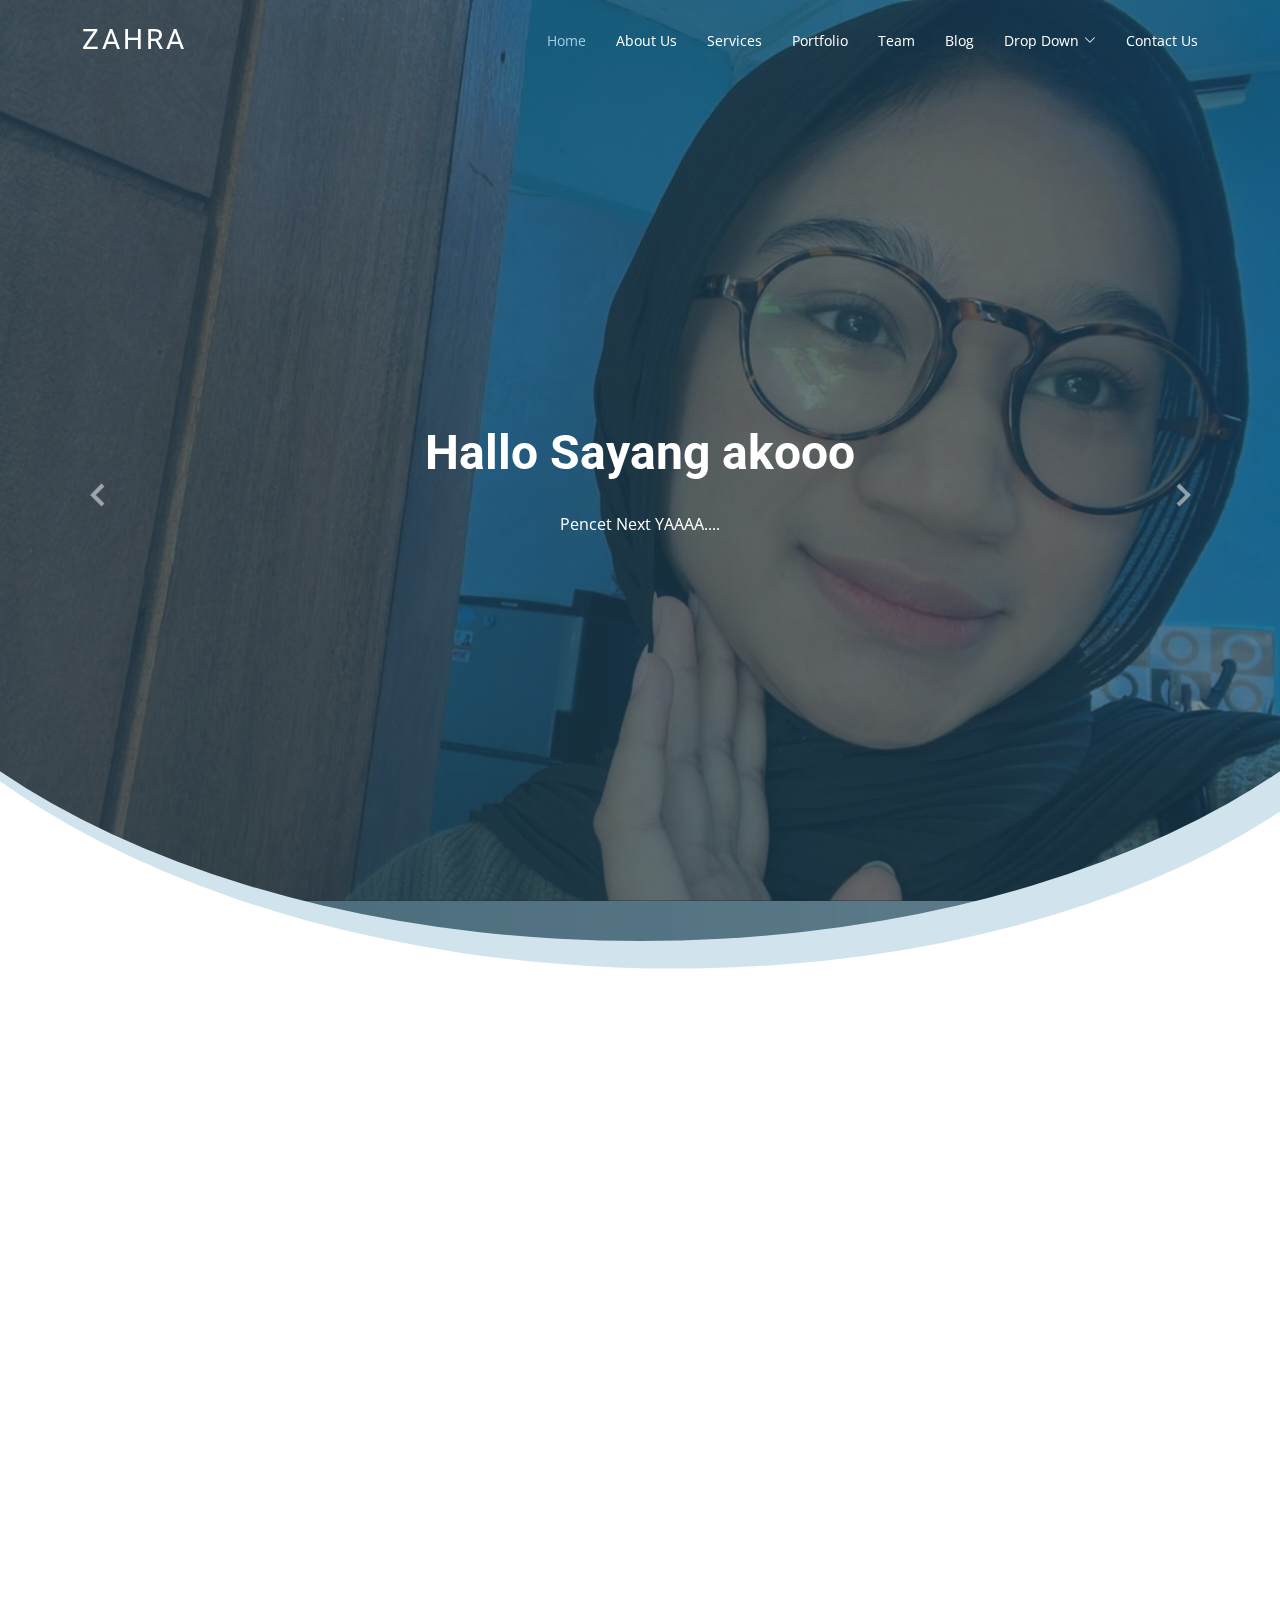
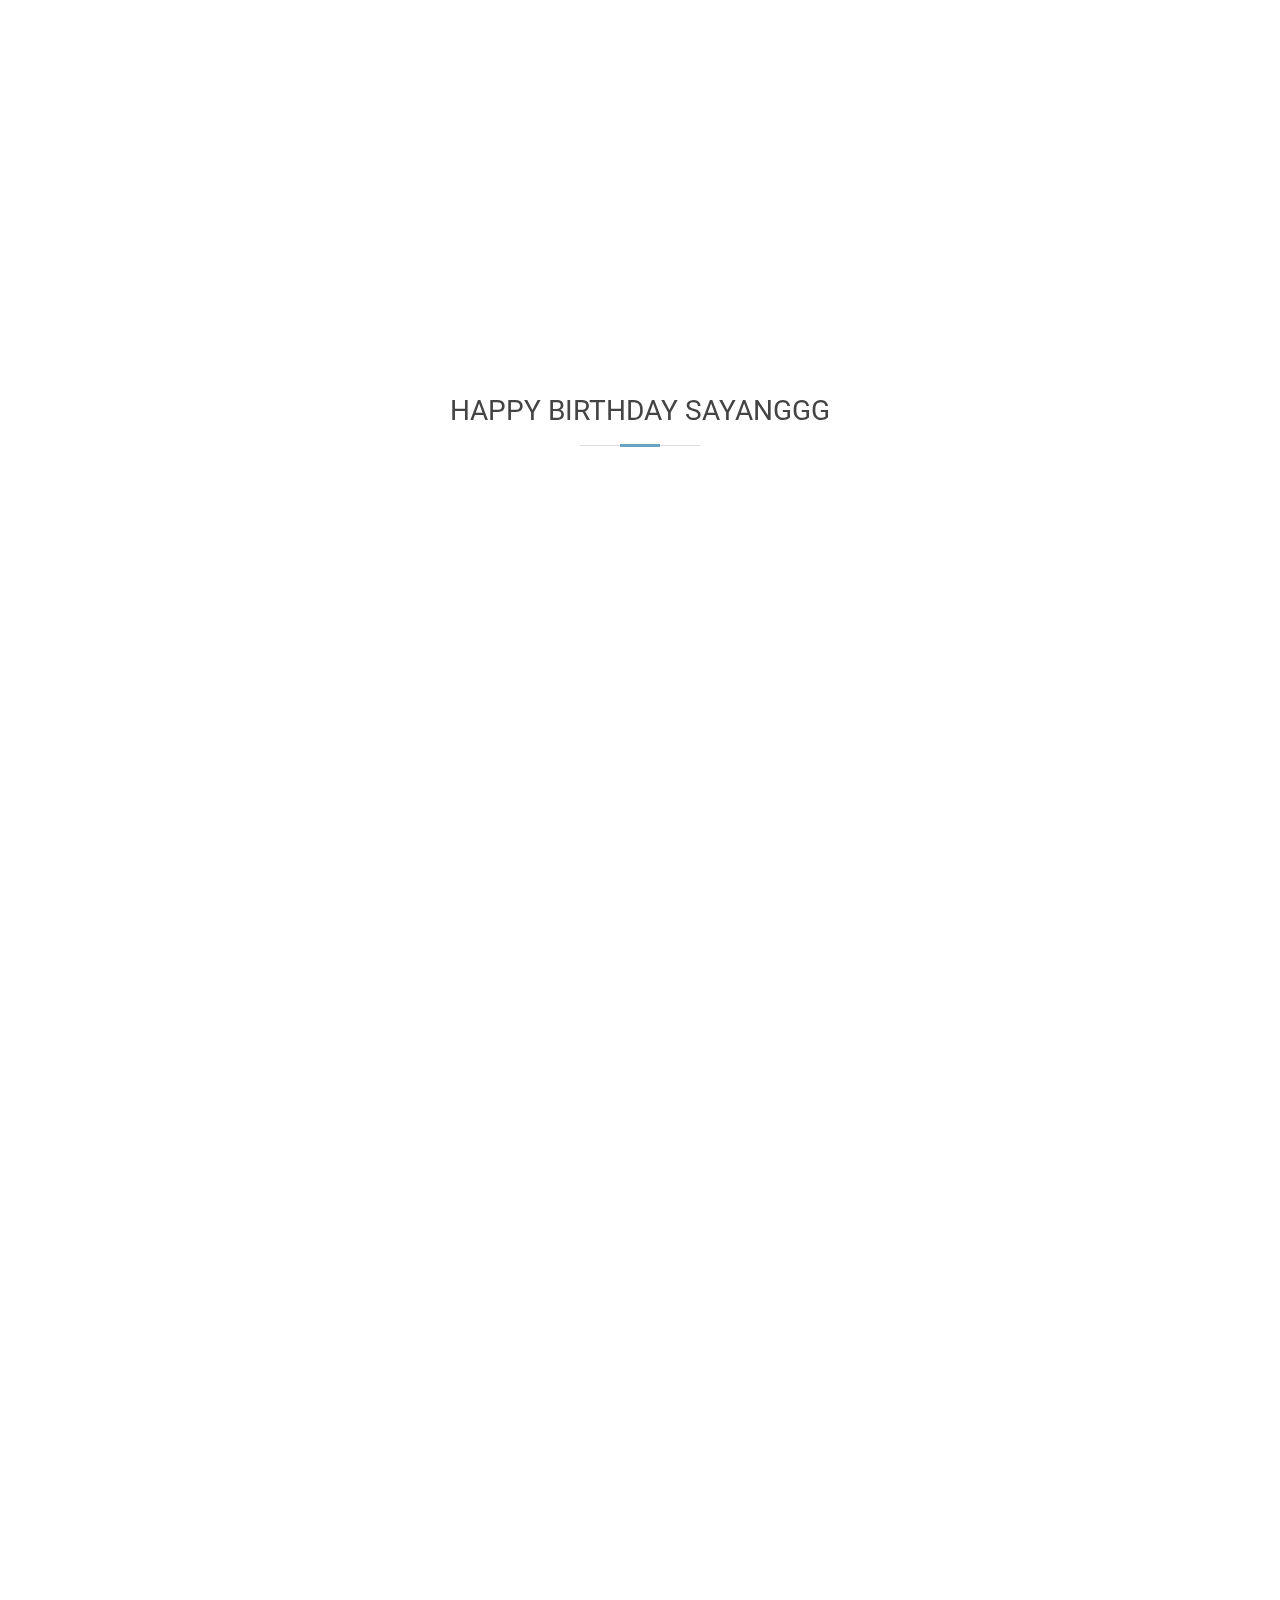
<file: index.html>
<!DOCTYPE html>
<html lang="en">

<head>
  <meta charset="utf-8">
  <meta content="width=device-width, initial-scale=1.0" name="viewport">

  <title>Zahra Ivania</title>
  <meta content="" name="description">
  <meta content="" name="keywords">

  <!-- Favicons -->

  <link href="assets/img/apple-touch-icon.png" rel="apple-touch-icon">

  <!-- Google Fonts -->
  <link href="https://fonts.googleapis.com/css?family=Open+Sans:300,300i,400,400i,600,600i,700,700i|Roboto:300,300i,400,400i,500,500i,700,700i&display=swap" rel="stylesheet">

  <!-- Vendor CSS Files -->
  <link href="assets/vendor/animate.css/animate.min.css" rel="stylesheet">
  <link href="assets/vendor/aos/aos.css" rel="stylesheet">
  <link href="assets/vendor/bootstrap/css/bootstrap.min.css" rel="stylesheet">
  <link href="assets/vendor/bootstrap-icons/bootstrap-icons.css" rel="stylesheet">
  <link href="assets/vendor/boxicons/css/boxicons.min.css" rel="stylesheet">
  <link href="assets/vendor/glightbox/css/glightbox.min.css" rel="stylesheet">
  <link href="assets/vendor/swiper/swiper-bundle.min.css" rel="stylesheet">

  <!-- Template Main CSS File -->
  <link href="assets/css/style.css" rel="stylesheet">

  <!-- =======================================================
  * Template Name: Moderna - v4.11.0
  * Template URL: https://bootstrapmade.com/free-bootstrap-template-corporate-moderna/
  * Author: BootstrapMade.com
  * License: https://bootstrapmade.com/license/
  ======================================================== -->
</head>

<body>

  <!-- ======= Header ======= -->
  <header id="header" class="fixed-top d-flex align-items-center header-transparent">
    <div class="container d-flex justify-content-between align-items-center">

      <div class="logo">
        <h1 class="text-light"><a href="index.html"><span>Zahra</span></a></h1>
        <!-- Uncomment below if you prefer to use an image logo -->
        <!-- <a href="index.html"><img src="assets/img/logo.png" alt="" class="img-fluid"></a>-->
      </div>

      <nav id="navbar" class="navbar">
        <ul>
          <li><a class="active " href="index.html">Home</a></li>
          <li><a href="about.html">About Us</a></li>
          <li><a href="services.html">Services</a></li>
          <li><a href="portfolio.html">Portfolio</a></li>
          <li><a href="team.html">Team</a></li>
          <li><a href="blog.html">Blog</a></li>
          <li class="dropdown"><a href="#"><span>Drop Down</span> <i class="bi bi-chevron-down"></i></a>
            <ul>
              <li><a href="#">Drop Down 1</a></li>
              <li class="dropdown"><a href="#"><span>Deep Drop Down</span> <i class="bi bi-chevron-right"></i></a>
                <ul>
                  <li><a href="#">Deep Drop Down 1</a></li>
                  <li><a href="#">Deep Drop Down 2</a></li>
                  <li><a href="#">Deep Drop Down 3</a></li>
                  <li><a href="#">Deep Drop Down 4</a></li>
                  <li><a href="#">Deep Drop Down 5</a></li>
                </ul>
              </li>
              <li><a href="#">Drop Down 2</a></li>
              <li><a href="#">Drop Down 3</a></li>
              <li><a href="#">Drop Down 4</a></li>
            </ul>
          </li>
          <li><a href="contact.html">Contact Us</a></li>
        </ul>
        <i class="bi bi-list mobile-nav-toggle"></i>
      </nav><!-- .navbar -->

    </div>
  </header><!-- End Header -->

  <!-- ======= Hero Section ======= -->
  <section id="hero" class="d-flex justify-cntent-center align-items-center">
    <div id="heroCarousel" class="container carousel carousel-fade" data-bs-ride="carousel" data-bs-interval="5000">

      <!-- Slide 1 -->
      <div class="carousel-item active">
        <div class="carousel-container">
          <h2 class="animate__animated animate__fadeInDown">Hallo Sayang akooo </h2>
          <p class="animate__animated animate__fadeInUp">Pencet Next YAAAA....</p>
        </div>
      </div>

      <!-- Slide 2 -->
      <div class="carousel-item">
        <div class="carousel-container">
          <h2 class="animate__animated animate__fadeInDown">Tahun lalu Aku buatin kamu Scrapbook</h2>
          <p class="animate__animated animate__fadeInUp">INI JUGA DI PENCETTT!!!!!!!</p>
        </div>
      </div>

      <!-- Slide 3 -->
      <div class="carousel-item">
        <div class="carousel-container">
          <h2 class="animate__animated animate__fadeInDown">Tapi Kali ini aku buatin Website</h2>
          <p class="animate__animated animate__fadeInUp">Yaaa ngak seberapa ini mah mudah2an kamu sukaa yaa.... aku juga punya niatan website ini bakal aku simpen terus sama diisi buat foto kitaa semua wleee :)))</p>
          <a href="" class="btn-get-started animate__animated animate__fadeInUp">Read More</a>
        </div>
      </div>

      <a class="carousel-control-prev" href="#heroCarousel" role="button" data-bs-slide="prev">
        <span class="carousel-control-prev-icon bx bx-chevron-left" aria-hidden="true"></span>
      </a>

      <a class="carousel-control-next" href="#heroCarousel" role="button" data-bs-slide="next">
        <span class="carousel-control-next-icon bx bx-chevron-right" aria-hidden="true"></span>
      </a>

    </div>
  </section><!-- End Hero -->

  <main id="main">

    <!-- ======= Services Section ======= -->
    <section class="services">
      <div class="container">

        <div class="row">
          <div class="col-md-6 col-lg-3 d-flex align-items-stretch" data-aos="fade-up">
            <div class="icon-box icon-box-pink">
              <h4 class="title mt-5"><a href="">CANTIK</a></h4>
              <p class="description">Perempuan yang memiliki paras yang indah nan cantik.....</p>
            </div>
          </div>

          <div class="col-md-6 col-lg-3 d-flex align-items-stretch" data-aos="fade-up" data-aos-delay="100">
            <div class="icon-box icon-box-cyan">
              <!-- <div class="icon"><i class="bx bx-file"></i></div> -->
              <h4 class="title mt-5"><a href="">BAIK</a></h4>
              <p class="description">Perempuan yang selalu memikirkan pasanganya walau kadang pasanganya sendiri yang ngak tau diri hehehehe... </p>
            </div>
          </div>

          <div class="col-md-6 col-lg-3 d-flex align-items-stretch" data-aos="fade-up" data-aos-delay="200">
            <div class="icon-box icon-box-green">
              <!-- <div class="icon"><i class="bx bx-tachometer"></i></div> -->
              <h4 class="title mt-5"><a href="">PENGERTIAN</a></h4>
              <p class="description">Selalu support terhadap apa yang dilakukan pasanganya</p>
            </div>
          </div>

          <div class="col-md-6 col-lg-3 d-flex align-items-stretch" data-aos="fade-up" data-aos-delay="200">
            <div class="icon-box icon-box-blue">
              <!-- <div class="icon"><i class="bx bx-world"></i></div> -->
              <h4 class="title mt-5"><a href="">MY LOVELY</a></h4>
              <p class="description">PEREMPUAN YANG AKAN SELALU AKU JAGA DAN SAYANG SELAMANYA  :))))</p>
            </div>
          </div>

        </div>

      </div>
    </section><!-- End Services Section -->

    <!-- ======= Why Us Section ======= -->
    <section class="why-us section-bg" data-aos="fade-up" date-aos-delay="200">
      <div class="container">

        <div class="row">
          <div class="col-lg-6 video-box">
            <img src="assets/img/youtube.png" class="img-fluid" alt="">
            <a href="https://www.youtube.com/watch?v=fNnbMECrckQ" class="venobox play-btn mb-4" data-vbtype="video" data-autoplay="true"></a>
          </div>

          <div class="col-lg-6 d-flex flex-column justify-content-center p-5">
            <div class="icon-box">
              <div class="icon"><i class="bx bx-gift"></i></div>
              <h4 class="title"><a href="">FOREVER MY GIRL | Official Trailer | Netflix</a></h4>
              <p class="description">ini hadiah pas anniversary kita bakal simpen trss ngak bakal aku hapuss.....</p>
            </div>

          </div>
        </div>

      </div>
    </section><!-- End Why Us Section -->

    <!-- ======= Features Section ======= -->
    <section class="features">
      <div class="container">

        <div class="section-title">
          <h2>HAPPY BIRTHDAY SAYANGGG</h2>
        </div>

        <div class="row gambar" data-aos="fade-up">
          <div class="col-md-5">
            <img src="assets/img/lima.jpeg" class="img-fluid" alt="">
          </div>
          <div class="col-md-7 pt-4 mt-5">
            <h3>Semoga di ulang tahun ini apa yang sayang inginkan tercapai...</h3>
            <p>
              yang sayang mauu lakuin atau yang sayang pengen tercapai semua dan dimudahkan dalam prosesnya.
            </p>
          </div>
        </div>

        <div class="row" data-aos="fade-up">
          <div class="col-md-5 order-1 order-md-2">
            <img src="assets/img/enam.jpeg" class="img-fluid" alt="">
          </div>
          <div class="col-md-7 pt-5 order-2 order-md-1">
            <h3>Semoga Sayang Dapet Rezeki yang banyak</h3>
            <p>
              baik dari tempat magang yang sekarang atau sayang di jadiin karyawan langsung. Tapi ini mah bentar lagi sih soalnya aku tau
              kamu itu selalu serius jalanin kerjaan yang sekarang dan sayang pun jg seneng jadi aku doain sayang cepet2 di jadiin karyawan tetap.
            </p>
          </div>
        </div>

        <div class="row" data-aos="fade-up">
          <div class="col-md-5">
            <img src="assets/img/empat.jpeg" class="img-fluid" alt="">
          </div>
          <div class="col-md-7 pt-5">
            <h3>Semoga sayang rajin Ibadah trs di permudah rezekinya samaaa SAYA AKU TEROOSSS...</h3>
            <p>kalau dari aku sih itu aja bingung tauu mau ngomong apa lagi pokoknya sukses teruss buat sayang akoo, ngak boleh cepet nyerah sama harus bersyukur dengan keadaan yang sekarang.</p>
          </div>
        </div>
      </div>
    </section><!-- End Features Section -->

  </main><!-- End #main -->

  <!-- ======= Footer ======= -->
  <footer id="footer" data-aos="fade-up" data-aos-easing="ease-in-out" data-aos-duration="500">



    <div class="footer-top">
      <div class="container">
        <div class="row">

          <div class="col-lg-3 col-md-6 footer-links">
            <h4>Useful Links</h4>
            <ul>
              <li><i class="bx bx-chevron-right"></i> <a href="#">Home</a></li>
              <li><i class="bx bx-chevron-right"></i> <a href="#">About</a></li>
              <li><i class="bx bx-chevron-right"></i> <a href="#">Services</a></li>
              <li><i class="bx bx-chevron-right"></i> <a href="#">Terms of service</a></li>
              <li><i class="bx bx-chevron-right"></i> <a href="#">Privacy policy</a></li>
            </ul>
          </div>

          <div class="col-lg-3 col-md-6 footer-links">
            <h4>Our Services</h4>
            <ul>
              <li><i class="bx bx-chevron-right"></i> <a href="#">24 hours call </a></li>
              <li><i class="bx bx-chevron-right"></i> <a href="#">24 hours vidio call</a></li>
              <li><i class="bx bx-chevron-right"></i> <a href="#">Perhatian</a></li>
              <li><i class="bx bx-chevron-right"></i> <a href="#">Kasih Sayang</a></li>
              <li><i class="bx bx-chevron-right"></i> <a href="#">Sleep Call</a></li>
            </ul>
          </div>

          <div class="col-lg-3 col-md-6 footer-contact">
            <h4>Contact Us</h4>
            <p>
              Jalan Lengkeng No 16 <br>
              Bintara Jaya, NY 17136<br>
              Indonesia <br><br>
              <strong>Phone:</strong> +62 822 4616 1931<br>
              <strong>Email:</strong> Ghifarithufail07@gmail.com<br>
            </p>

          </div>

          <div class="col-lg-3 col-md-6 footer-info">
            <h3>About Vania</h3>Perempuan kelahiran 31 Desember 2001 mur 21 tahun tinggal di daerah cibubur yang paling penting PACARNYA GHIFARI THUFAIL.</p>
            <div class="social-links mt-3">
              <a href="#" class="twitter"><i class="bx bxl-twitter"></i></a>
              <a href="#" class="facebook"><i class="bx bxl-facebook"></i></a>
              <a href="#" class="instagram"><i class="bx bxl-instagram"></i></a>
              <a href="#" class="linkedin"><i class="bx bxl-linkedin"></i></a>
            </div>
          </div>

        </div>
      </div>
    </div>

    <div class="container">
      <div class="copyright">
      </div>
      <div class="credits">
        <!-- All the links in the footer should remain intact. -->
        <!-- You can delete the links only if you purchased the pro version. -->
        <!-- Licensing information: https://bootstrapmade.com/license/ -->
        <!-- Purchase the pro version with working PHP/AJAX contact form: https://bootstrapmade.com/free-bootstrap-template-corporate-moderna/ -->
        Designed by <a href="https://bootstrapmade.com/">Ghifari Thufail Arkan Hidayat</a>
      </div>
    </div>
  </footer><!-- End Footer -->

  <a href="#" class="back-to-top d-flex align-items-center justify-content-center"><i class="bi bi-arrow-up-short"></i></a>

  <!-- Vendor JS Files -->
  <script src="assets/vendor/purecounter/purecounter_vanilla.js"></script>
  <script src="assets/vendor/aos/aos.js"></script>
  <script src="assets/vendor/bootstrap/js/bootstrap.bundle.min.js"></script>
  <script src="assets/vendor/glightbox/js/glightbox.min.js"></script>
  <script src="assets/vendor/isotope-layout/isotope.pkgd.min.js"></script>
  <script src="assets/vendor/swiper/swiper-bundle.min.js"></script>
  <script src="assets/vendor/waypoints/noframework.waypoints.js"></script>
  <script src="assets/vendor/php-email-form/validate.js"></script>

  <!-- Template Main JS File -->
  <script src="assets/js/main.js"></script>

</body>

</html>
</file>
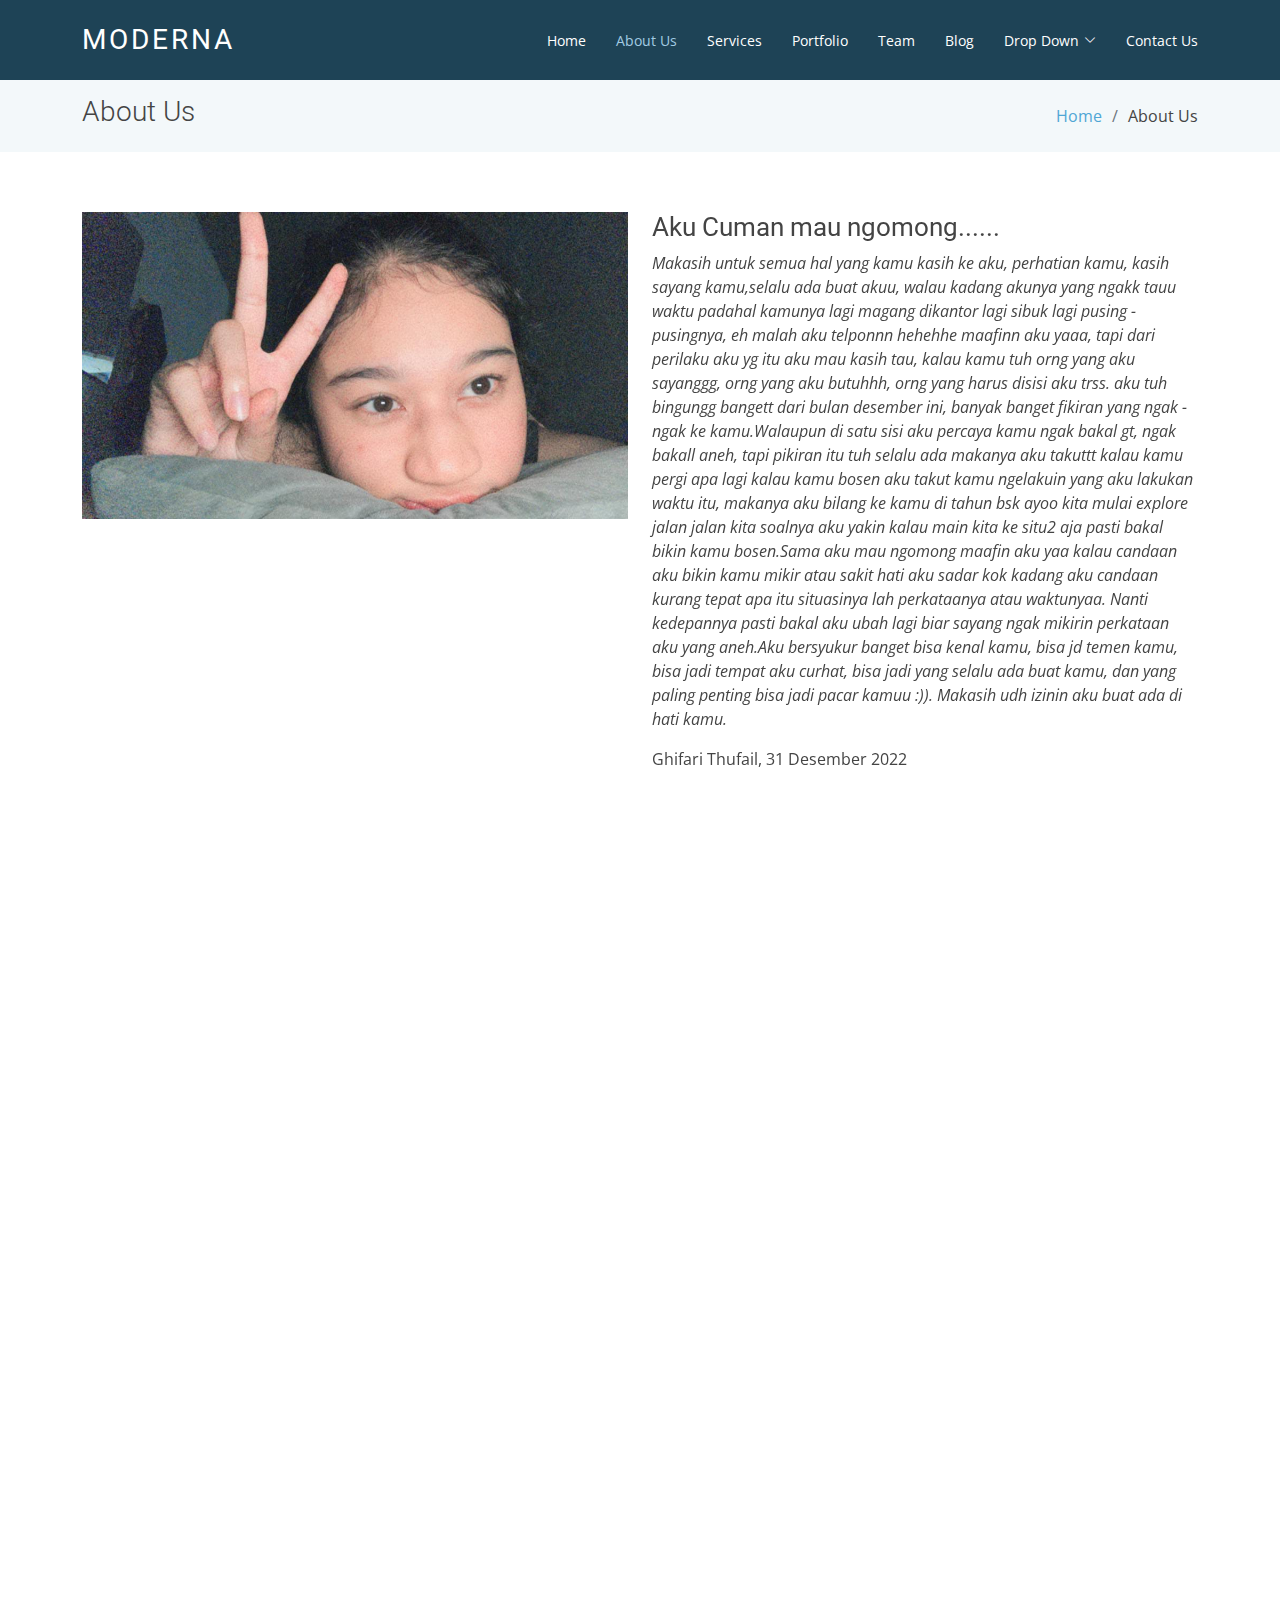
<file: about.html>
<!DOCTYPE html>
<html lang="en">

<head>
  <meta charset="utf-8">
  <meta content="width=device-width, initial-scale=1.0" name="viewport">

  <title>About - Moderna Bootstrap Template</title>
  <meta content="" name="description">
  <meta content="" name="keywords">

  <!-- Favicons -->
  <link href="assets/img/favicon.png" rel="icon">
  <link href="assets/img/apple-touch-icon.png" rel="apple-touch-icon">

  <!-- Google Fonts -->
  <link href="https://fonts.googleapis.com/css?family=Open+Sans:300,300i,400,400i,600,600i,700,700i|Roboto:300,300i,400,400i,500,500i,700,700i&display=swap" rel="stylesheet">

  <!-- Vendor CSS Files -->
  <link href="assets/vendor/animate.css/animate.min.css" rel="stylesheet">
  <link href="assets/vendor/aos/aos.css" rel="stylesheet">
  <link href="assets/vendor/bootstrap/css/bootstrap.min.css" rel="stylesheet">
  <link href="assets/vendor/bootstrap-icons/bootstrap-icons.css" rel="stylesheet">
  <link href="assets/vendor/boxicons/css/boxicons.min.css" rel="stylesheet">
  <link href="assets/vendor/glightbox/css/glightbox.min.css" rel="stylesheet">
  <link href="assets/vendor/swiper/swiper-bundle.min.css" rel="stylesheet">

  <!-- Template Main CSS File -->
  <link href="assets/css/style.css" rel="stylesheet">

  <!-- =======================================================
  * Template Name: Moderna - v4.11.0
  * Template URL: https://bootstrapmade.com/free-bootstrap-template-corporate-moderna/
  * Author: BootstrapMade.com
  * License: https://bootstrapmade.com/license/
  ======================================================== -->
</head>

<body>

  <!-- ======= Header ======= -->
  <header id="header" class="fixed-top d-flex align-items-center ">
    <div class="container d-flex justify-content-between align-items-center">

      <div class="logo">
        <h1 class="text-light"><a href="index.html"><span>Moderna</span></a></h1>
        <!-- Uncomment below if you prefer to use an image logo -->
        <!-- <a href="index.html"><img src="assets/img/logo.png" alt="" class="img-fluid"></a>-->
      </div>

      <nav id="navbar" class="navbar">
        <ul>
          <li><a class="" href="index.html">Home</a></li>
          <li><a class="active" href="about.html">About Us</a></li>
          <li><a href="services.html">Services</a></li>
          <li><a href="portfolio.html">Portfolio</a></li>
          <li><a href="team.html">Team</a></li>
          <li><a href="blog.html">Blog</a></li>
          <li class="dropdown"><a href="#"><span>Drop Down</span> <i class="bi bi-chevron-down"></i></a>
            <ul>
              <li><a href="#">Drop Down 1</a></li>
              <li class="dropdown"><a href="#"><span>Deep Drop Down</span> <i class="bi bi-chevron-right"></i></a>
                <ul>
                  <li><a href="#">Deep Drop Down 1</a></li>
                  <li><a href="#">Deep Drop Down 2</a></li>
                  <li><a href="#">Deep Drop Down 3</a></li>
                  <li><a href="#">Deep Drop Down 4</a></li>
                  <li><a href="#">Deep Drop Down 5</a></li>
                </ul>
              </li>
              <li><a href="#">Drop Down 2</a></li>
              <li><a href="#">Drop Down 3</a></li>
              <li><a href="#">Drop Down 4</a></li>
            </ul>
          </li>
          <li><a href="contact.html">Contact Us</a></li>
        </ul>
        <i class="bi bi-list mobile-nav-toggle"></i>
      </nav><!-- .navbar -->

    </div>
  </header><!-- End Header -->

  <main id="main">

    <!-- ======= About Us Section ======= -->
    <section class="breadcrumbs">
      <div class="container">

        <div class="d-flex justify-content-between align-items-center">
          <h2>About Us</h2>
          <ol>
            <li><a href="index.html">Home</a></li>
            <li>About Us</li>
          </ol>
        </div>

      </div>
    </section><!-- End About Us Section -->

    <!-- ======= About Section ======= -->
    <section class="about" data-aos="fade-up">
      <div class="container">

        <div class="row">
          <div class="col-lg-6">
            <img src="assets/img/vania 1.jpeg" class="img-fluid" alt="">
          </div>
          <div class="col-lg-6 pt-4 pt-lg-0">
            <h3>Aku Cuman mau ngomong......</h3>
            <p class="fst-italic">
              Makasih untuk semua hal yang kamu kasih ke aku, perhatian kamu, kasih sayang kamu,selalu ada buat akuu, walau kadang akunya yang ngakk tauu waktu
              padahal kamunya lagi magang dikantor lagi sibuk lagi pusing - pusingnya, eh malah aku telponnn hehehhe maafinn aku yaaa, tapi 
              dari perilaku aku yg itu aku mau kasih tau, kalau kamu tuh orng yang aku sayanggg, orng yang aku butuhhh, orng yang harus disisi aku trss.
              aku tuh bingungg bangett dari bulan desember ini, banyak banget fikiran yang ngak - ngak ke kamu.Walaupun di satu sisi aku percaya 
              kamu ngak bakal gt, ngak bakall aneh, tapi pikiran itu tuh selalu ada makanya aku takuttt kalau kamu pergi apa lagi kalau kamu bosen
              aku takut kamu ngelakuin yang aku lakukan waktu itu, makanya aku bilang ke kamu di tahun bsk ayoo kita mulai explore jalan jalan kita soalnya aku yakin
              kalau main kita ke situ2 aja pasti bakal bikin kamu bosen.Sama aku mau ngomong maafin aku yaa kalau candaan aku bikin kamu mikir atau sakit
              hati aku sadar kok kadang aku candaan kurang tepat apa itu situasinya lah perkataanya atau waktunyaa. Nanti kedepannya pasti bakal aku 
              ubah lagi biar sayang ngak mikirin perkataan aku yang aneh.Aku bersyukur banget bisa kenal kamu, bisa jd temen kamu, bisa jadi tempat aku curhat, bisa jadi yang selalu ada
              buat kamu, dan yang paling penting bisa jadi pacar kamuu :)). Makasih udh izinin aku buat ada di hati kamu.
            </p>
            <ul>
              <li>Ghifari Thufail, 31 Desember 2022</li>
            </ul>
          </div>
        </div>

      </div>
    </section><!-- End About Section -->


    <!-- ======= Our Skills Section ======= -->
    <section class="skills" data-aos="fade-up">
      <div class="container">

        <div class="section-title">
          <h2>RASA</h2>
          <p>yang selalu aku dapetin Dari kamu</p>
        </div>

        <div class="skills-content">

          <div class="progress">
            <div class="progress-bar bg-success" role="progressbar" aria-valuenow="100" aria-valuemin="0" aria-valuemax="100">
              <span class="skill">Perhatian <i class="val">100%</i></span>
            </div>
          </div>

          <div class="progress">
            <div class="progress-bar bg-info" role="progressbar" aria-valuenow="100" aria-valuemin="0" aria-valuemax="100">
              <span class="skill">Rasa Sayang <i class="val">100%</i></span>
            </div>
          </div>

          <div class="progress">
            <div class="progress-bar bg-warning" role="progressbar" aria-valuenow="100" aria-valuemin="0" aria-valuemax="100">
              <span class="skill">Selalu Ada <i class="val">100%</i></span>
            </div>
          </div>

          <div class="progress">
            <div class="progress-bar bg-danger" role="progressbar" aria-valuenow="100" aria-valuemin="0" aria-valuemax="100">
              <span class="skill">Pengertian <i class="val">100%</i></span>
            </div>
          </div>

        </div>

      </div>
    </section><!-- End Our Skills Section -->
  </main><!-- End #main -->

  <!-- ======= Footer ======= -->
  <footer id="footer" data-aos="fade-up" data-aos-easing="ease-in-out" data-aos-duration="500">

    <div class="footer-newsletter">
      <div class="container">
        <div class="row">
          <div class="col-lg-6">
            <h4>Our Newsletter</h4>
            <p>Tamen quem nulla quae legam multos aute sint culpa legam noster magna</p>
          </div>
          <div class="col-lg-6">
            <form action="" method="post">
              <input type="email" name="email"><input type="submit" value="Subscribe">
            </form>
          </div>
        </div>
      </div>
    </div>

    <div class="footer-top">
      <div class="container">
        <div class="row">

          <div class="col-lg-3 col-md-6 footer-links">
            <h4>Useful Links</h4>
            <ul>
              <li><i class="bx bx-chevron-right"></i> <a href="#">Home</a></li>
              <li><i class="bx bx-chevron-right"></i> <a href="#">About us</a></li>
              <li><i class="bx bx-chevron-right"></i> <a href="#">Services</a></li>
              <li><i class="bx bx-chevron-right"></i> <a href="#">Terms of service</a></li>
              <li><i class="bx bx-chevron-right"></i> <a href="#">Privacy policy</a></li>
            </ul>
          </div>

          <div class="col-lg-3 col-md-6 footer-links">
            <h4>Our Services</h4>
            <ul>
              <li><i class="bx bx-chevron-right"></i> <a href="#">Web Design</a></li>
              <li><i class="bx bx-chevron-right"></i> <a href="#">Web Development</a></li>
              <li><i class="bx bx-chevron-right"></i> <a href="#">Product Management</a></li>
              <li><i class="bx bx-chevron-right"></i> <a href="#">Marketing</a></li>
              <li><i class="bx bx-chevron-right"></i> <a href="#">Graphic Design</a></li>
            </ul>
          </div>

          <div class="col-lg-3 col-md-6 footer-contact">
            <h4>Contact Us</h4>
            <p>
              A108 Adam Street <br>
              New York, NY 535022<br>
              United States <br><br>
              <strong>Phone:</strong> +1 5589 55488 55<br>
              <strong>Email:</strong> info@example.com<br>
            </p>

          </div>

          <div class="col-lg-3 col-md-6 footer-info">
            <h3>About Moderna</h3>
            <p>Cras fermentum odio eu feugiat lide par naso tierra. Justo eget nada terra videa magna derita valies darta donna mare fermentum iaculis eu non diam phasellus.</p>
            <div class="social-links mt-3">
              <a href="#" class="twitter"><i class="bx bxl-twitter"></i></a>
              <a href="#" class="facebook"><i class="bx bxl-facebook"></i></a>
              <a href="#" class="instagram"><i class="bx bxl-instagram"></i></a>
              <a href="#" class="linkedin"><i class="bx bxl-linkedin"></i></a>
            </div>
          </div>

        </div>
      </div>
    </div>

    <div class="container">
      <div class="copyright">
        &copy; Copyright <strong><span>Moderna</span></strong>. All Rights Reserved
      </div>
      <div class="credits">
        <!-- All the links in the footer should remain intact. -->
        <!-- You can delete the links only if you purchased the pro version. -->
        <!-- Licensing information: https://bootstrapmade.com/license/ -->
        <!-- Purchase the pro version with working PHP/AJAX contact form: https://bootstrapmade.com/free-bootstrap-template-corporate-moderna/ -->
        Designed by <a href="https://bootstrapmade.com/">BootstrapMade</a>
      </div>
    </div>
  </footer><!-- End Footer -->

  <a href="#" class="back-to-top d-flex align-items-center justify-content-center"><i class="bi bi-arrow-up-short"></i></a>

  <!-- Vendor JS Files -->
  <script src="assets/vendor/purecounter/purecounter_vanilla.js"></script>
  <script src="assets/vendor/aos/aos.js"></script>
  <script src="assets/vendor/bootstrap/js/bootstrap.bundle.min.js"></script>
  <script src="assets/vendor/glightbox/js/glightbox.min.js"></script>
  <script src="assets/vendor/isotope-layout/isotope.pkgd.min.js"></script>
  <script src="assets/vendor/swiper/swiper-bundle.min.js"></script>
  <script src="assets/vendor/waypoints/noframework.waypoints.js"></script>
  <script src="assets/vendor/php-email-form/validate.js"></script>

  <!-- Template Main JS File -->
  <script src="assets/js/main.js"></script>

</body>

</html>
</file>
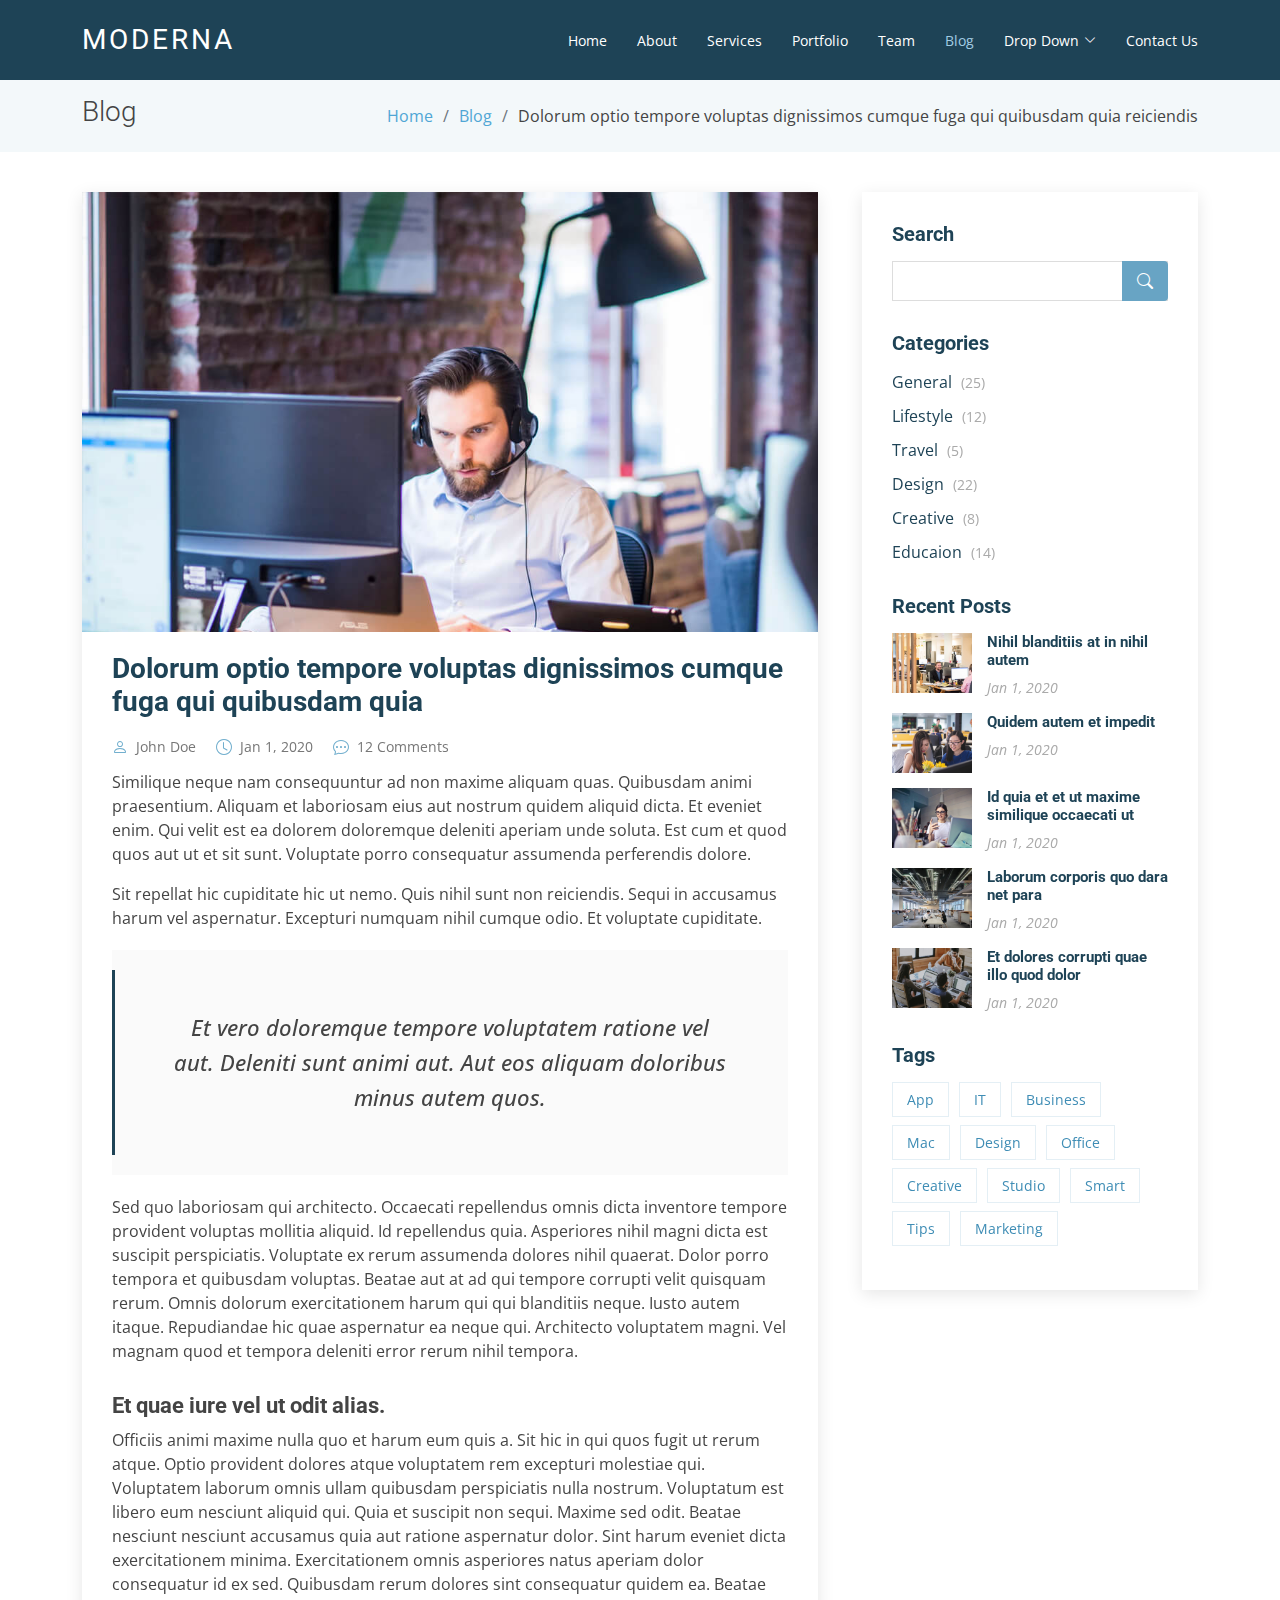
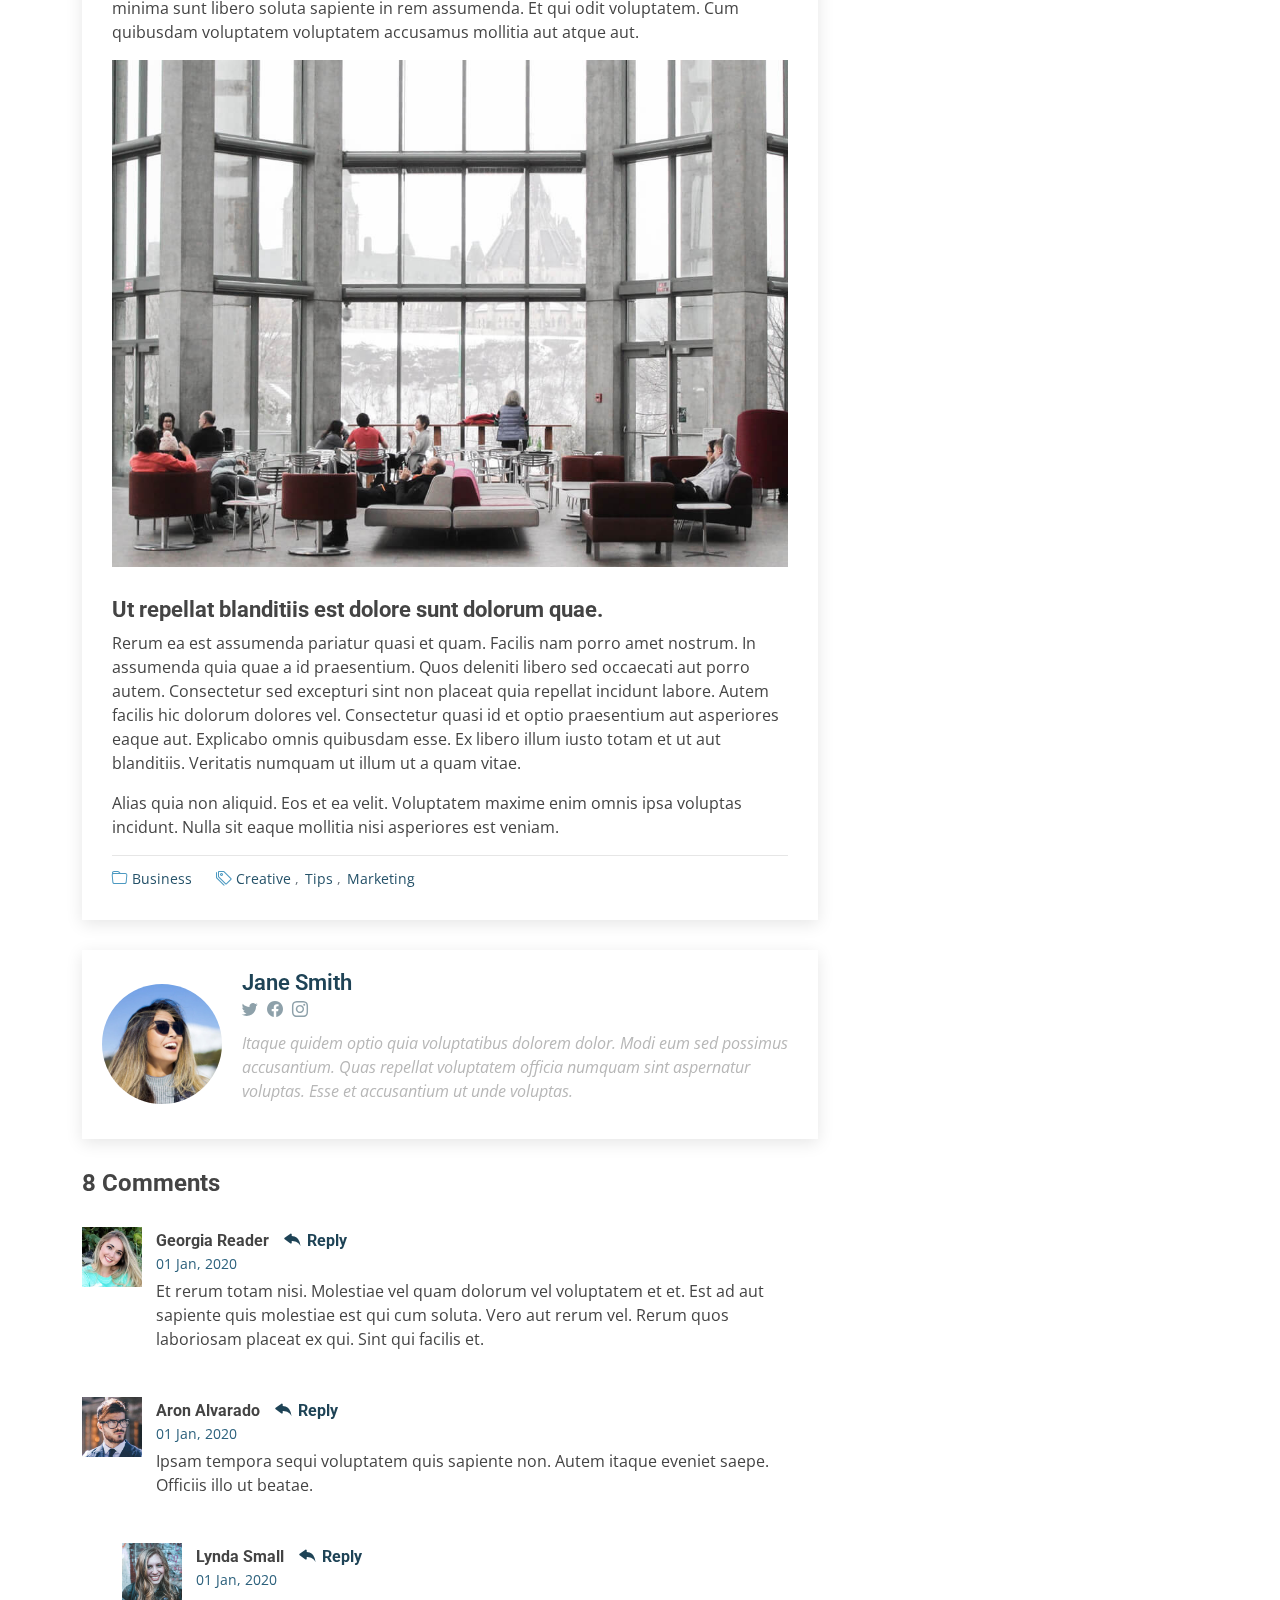
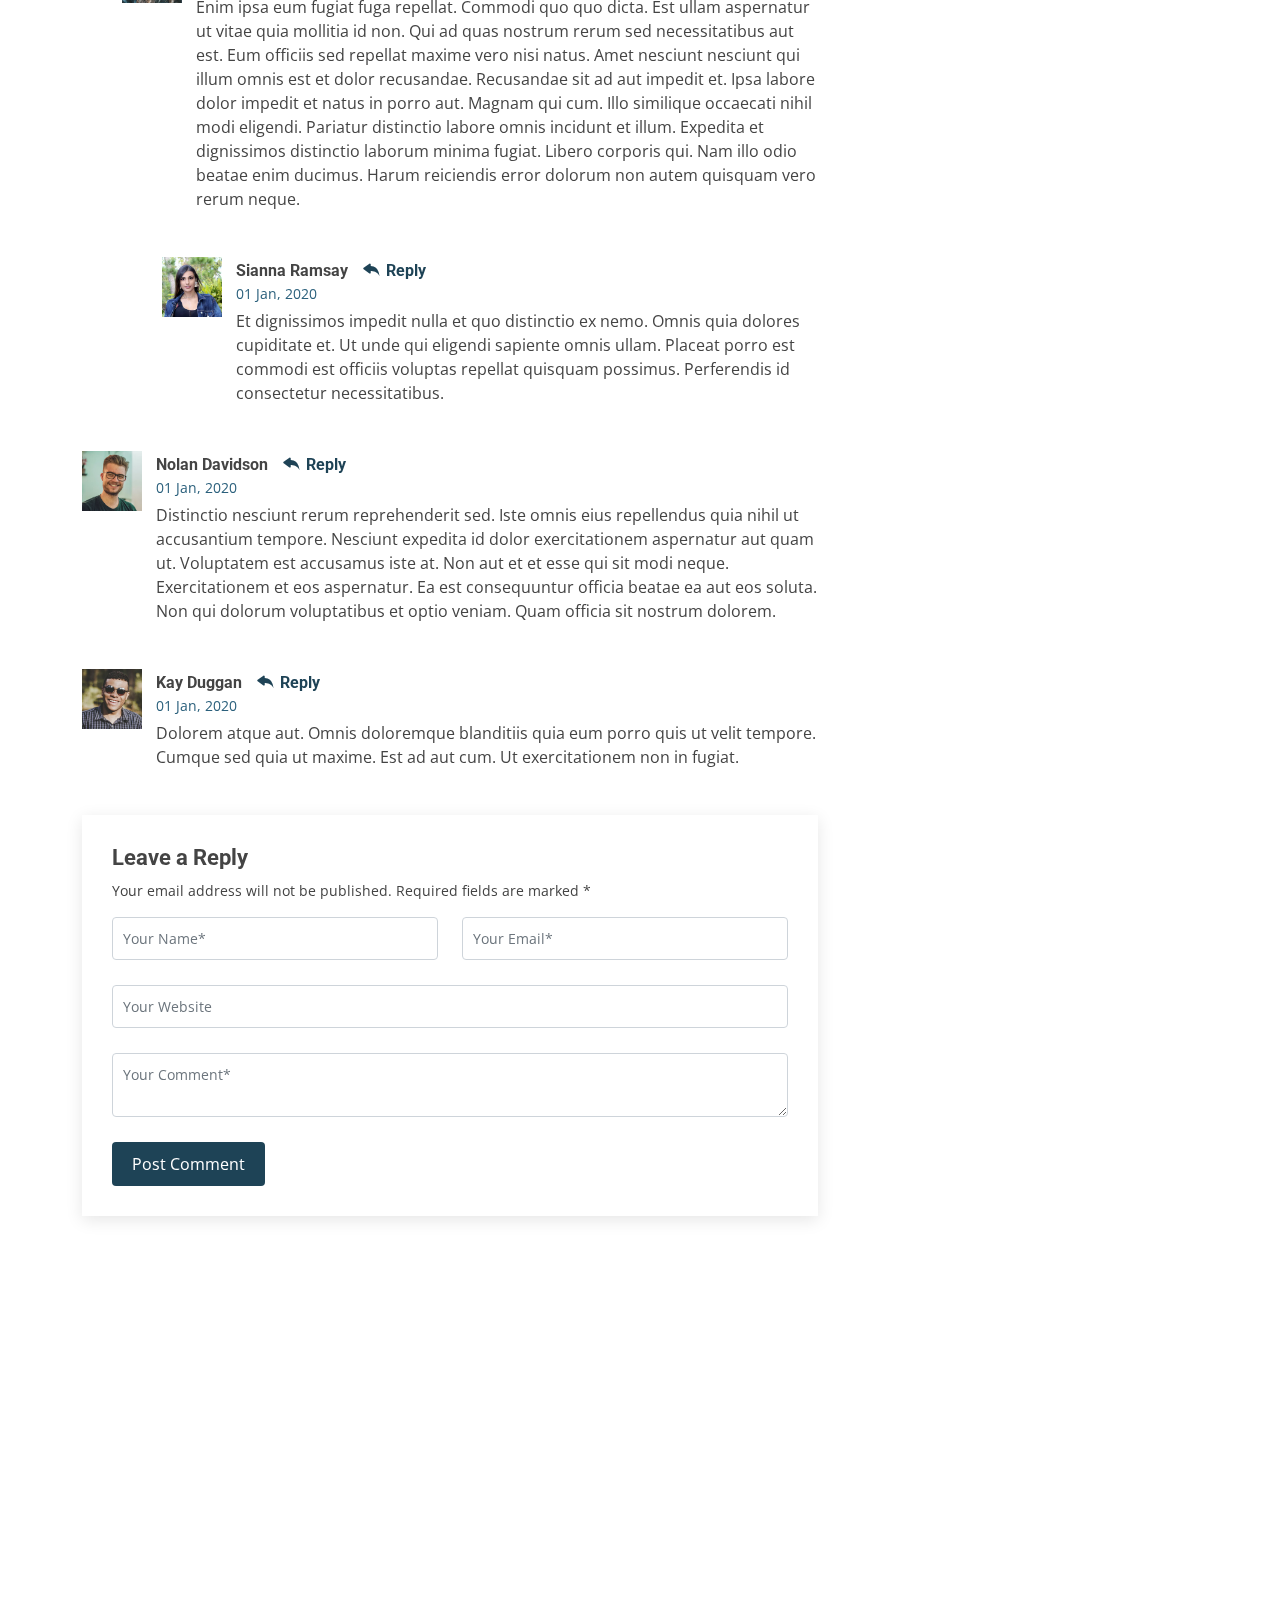
<file: blog-single.html>
<!DOCTYPE html>
<html lang="en">

<head>
  <meta charset="utf-8">
  <meta content="width=device-width, initial-scale=1.0" name="viewport">

  <title>Blog Single - Moderna Bootstrap Template</title>
  <meta content="" name="description">
  <meta content="" name="keywords">

  <!-- Favicons -->
  <link href="assets/img/favicon.png" rel="icon">
  <link href="assets/img/apple-touch-icon.png" rel="apple-touch-icon">

  <!-- Google Fonts -->
  <link href="https://fonts.googleapis.com/css?family=Open+Sans:300,300i,400,400i,600,600i,700,700i|Roboto:300,300i,400,400i,500,500i,700,700i&display=swap" rel="stylesheet">

  <!-- Vendor CSS Files -->
  <link href="assets/vendor/animate.css/animate.min.css" rel="stylesheet">
  <link href="assets/vendor/aos/aos.css" rel="stylesheet">
  <link href="assets/vendor/bootstrap/css/bootstrap.min.css" rel="stylesheet">
  <link href="assets/vendor/bootstrap-icons/bootstrap-icons.css" rel="stylesheet">
  <link href="assets/vendor/boxicons/css/boxicons.min.css" rel="stylesheet">
  <link href="assets/vendor/glightbox/css/glightbox.min.css" rel="stylesheet">
  <link href="assets/vendor/swiper/swiper-bundle.min.css" rel="stylesheet">

  <!-- Template Main CSS File -->
  <link href="assets/css/style.css" rel="stylesheet">

  <!-- =======================================================
  * Template Name: Moderna - v4.11.0
  * Template URL: https://bootstrapmade.com/free-bootstrap-template-corporate-moderna/
  * Author: BootstrapMade.com
  * License: https://bootstrapmade.com/license/
  ======================================================== -->
</head>

<body>

  <!-- ======= Header ======= -->
  <header id="header" class="fixed-top d-flex align-items-center ">
    <div class="container d-flex justify-content-between align-items-center">

      <div class="logo">
        <h1 class="text-light"><a href="index.html"><span>Moderna</span></a></h1>
        <!-- Uncomment below if you prefer to use an image logo -->
        <!-- <a href="index.html"><img src="assets/img/logo.png" alt="" class="img-fluid"></a>-->
      </div>

      <nav id="navbar" class="navbar">
        <ul>
          <li><a class="" href="index.html">Home</a></li>
          <li><a href="about.html">About</a></li>
          <li><a href="services.html">Services</a></li>
          <li><a href="portfolio.html">Portfolio</a></li>
          <li><a href="team.html">Team</a></li>
          <li><a class="active" href="blog.html">Blog</a></li>
          <li class="dropdown"><a href="#"><span>Drop Down</span> <i class="bi bi-chevron-down"></i></a>
            <ul>
              <li><a href="#">Drop Down 1</a></li>
              <li class="dropdown"><a href="#"><span>Deep Drop Down</span> <i class="bi bi-chevron-right"></i></a>
                <ul>
                  <li><a href="#">Deep Drop Down 1</a></li>
                  <li><a href="#">Deep Drop Down 2</a></li>
                  <li><a href="#">Deep Drop Down 3</a></li>
                  <li><a href="#">Deep Drop Down 4</a></li>
                  <li><a href="#">Deep Drop Down 5</a></li>
                </ul>
              </li>
              <li><a href="#">Drop Down 2</a></li>
              <li><a href="#">Drop Down 3</a></li>
              <li><a href="#">Drop Down 4</a></li>
            </ul>
          </li>
          <li><a href="contact.html">Contact Us</a></li>
        </ul>
        <i class="bi bi-list mobile-nav-toggle"></i>
      </nav><!-- .navbar -->

    </div>
  </header><!-- End Header -->

  <main id="main">

    <!-- ======= Blog Section ======= -->
    <section class="breadcrumbs">
      <div class="container">

        <div class="d-flex justify-content-between align-items-center">
          <h2>Blog</h2>

          <ol>
            <li><a href="index.html">Home</a></li>
            <li><a href="blog.html">Blog</a></li>
            <li>Dolorum optio tempore voluptas dignissimos cumque fuga qui quibusdam quia reiciendis</li>
          </ol>
        </div>

      </div>
    </section><!-- End Blog Section -->

    <!-- ======= Blog Single Section ======= -->
    <section id="blog" class="blog">
      <div class="container" data-aos="fade-up">

        <div class="row">

          <div class="col-lg-8 entries">

            <article class="entry entry-single">

              <div class="entry-img">
                <img src="assets/img/blog/blog-1.jpg" alt="" class="img-fluid">
              </div>

              <h2 class="entry-title">
                <a href="blog-single.html">Dolorum optio tempore voluptas dignissimos cumque fuga qui quibusdam quia</a>
              </h2>

              <div class="entry-meta">
                <ul>
                  <li class="d-flex align-items-center"><i class="bi bi-person"></i> <a href="blog-single.html">John Doe</a></li>
                  <li class="d-flex align-items-center"><i class="bi bi-clock"></i> <a href="blog-single.html"><time datetime="2020-01-01">Jan 1, 2020</time></a></li>
                  <li class="d-flex align-items-center"><i class="bi bi-chat-dots"></i> <a href="blog-single.html">12 Comments</a></li>
                </ul>
              </div>

              <div class="entry-content">
                <p>
                  Similique neque nam consequuntur ad non maxime aliquam quas. Quibusdam animi praesentium. Aliquam et laboriosam eius aut nostrum quidem aliquid dicta.
                  Et eveniet enim. Qui velit est ea dolorem doloremque deleniti aperiam unde soluta. Est cum et quod quos aut ut et sit sunt. Voluptate porro consequatur assumenda perferendis dolore.
                </p>

                <p>
                  Sit repellat hic cupiditate hic ut nemo. Quis nihil sunt non reiciendis. Sequi in accusamus harum vel aspernatur. Excepturi numquam nihil cumque odio. Et voluptate cupiditate.
                </p>

                <blockquote>
                  <p>
                    Et vero doloremque tempore voluptatem ratione vel aut. Deleniti sunt animi aut. Aut eos aliquam doloribus minus autem quos.
                  </p>
                </blockquote>

                <p>
                  Sed quo laboriosam qui architecto. Occaecati repellendus omnis dicta inventore tempore provident voluptas mollitia aliquid. Id repellendus quia. Asperiores nihil magni dicta est suscipit perspiciatis. Voluptate ex rerum assumenda dolores nihil quaerat.
                  Dolor porro tempora et quibusdam voluptas. Beatae aut at ad qui tempore corrupti velit quisquam rerum. Omnis dolorum exercitationem harum qui qui blanditiis neque.
                  Iusto autem itaque. Repudiandae hic quae aspernatur ea neque qui. Architecto voluptatem magni. Vel magnam quod et tempora deleniti error rerum nihil tempora.
                </p>

                <h3>Et quae iure vel ut odit alias.</h3>
                <p>
                  Officiis animi maxime nulla quo et harum eum quis a. Sit hic in qui quos fugit ut rerum atque. Optio provident dolores atque voluptatem rem excepturi molestiae qui. Voluptatem laborum omnis ullam quibusdam perspiciatis nulla nostrum. Voluptatum est libero eum nesciunt aliquid qui.
                  Quia et suscipit non sequi. Maxime sed odit. Beatae nesciunt nesciunt accusamus quia aut ratione aspernatur dolor. Sint harum eveniet dicta exercitationem minima. Exercitationem omnis asperiores natus aperiam dolor consequatur id ex sed. Quibusdam rerum dolores sint consequatur quidem ea.
                  Beatae minima sunt libero soluta sapiente in rem assumenda. Et qui odit voluptatem. Cum quibusdam voluptatem voluptatem accusamus mollitia aut atque aut.
                </p>
                <img src="assets/img/blog/blog-inside-post.jpg" class="img-fluid" alt="">

                <h3>Ut repellat blanditiis est dolore sunt dolorum quae.</h3>
                <p>
                  Rerum ea est assumenda pariatur quasi et quam. Facilis nam porro amet nostrum. In assumenda quia quae a id praesentium. Quos deleniti libero sed occaecati aut porro autem. Consectetur sed excepturi sint non placeat quia repellat incidunt labore. Autem facilis hic dolorum dolores vel.
                  Consectetur quasi id et optio praesentium aut asperiores eaque aut. Explicabo omnis quibusdam esse. Ex libero illum iusto totam et ut aut blanditiis. Veritatis numquam ut illum ut a quam vitae.
                </p>
                <p>
                  Alias quia non aliquid. Eos et ea velit. Voluptatem maxime enim omnis ipsa voluptas incidunt. Nulla sit eaque mollitia nisi asperiores est veniam.
                </p>

              </div>

              <div class="entry-footer">
                <i class="bi bi-folder"></i>
                <ul class="cats">
                  <li><a href="#">Business</a></li>
                </ul>

                <i class="bi bi-tags"></i>
                <ul class="tags">
                  <li><a href="#">Creative</a></li>
                  <li><a href="#">Tips</a></li>
                  <li><a href="#">Marketing</a></li>
                </ul>
              </div>

            </article><!-- End blog entry -->

            <div class="blog-author d-flex align-items-center">
              <img src="assets/img/blog/blog-author.jpg" class="rounded-circle float-left" alt="">
              <div>
                <h4>Jane Smith</h4>
                <div class="social-links">
                  <a href="https://twitters.com/#"><i class="bi bi-twitter"></i></a>
                  <a href="https://facebook.com/#"><i class="bi bi-facebook"></i></a>
                  <a href="https://instagram.com/#"><i class="biu bi-instagram"></i></a>
                </div>
                <p>
                  Itaque quidem optio quia voluptatibus dolorem dolor. Modi eum sed possimus accusantium. Quas repellat voluptatem officia numquam sint aspernatur voluptas. Esse et accusantium ut unde voluptas.
                </p>
              </div>
            </div><!-- End blog author bio -->

            <div class="blog-comments">

              <h4 class="comments-count">8 Comments</h4>

              <div id="comment-1" class="comment">
                <div class="d-flex">
                  <div class="comment-img"><img src="assets/img/blog/comments-1.jpg" alt=""></div>
                  <div>
                    <h5><a href="">Georgia Reader</a> <a href="#" class="reply"><i class="bi bi-reply-fill"></i> Reply</a></h5>
                    <time datetime="2020-01-01">01 Jan, 2020</time>
                    <p>
                      Et rerum totam nisi. Molestiae vel quam dolorum vel voluptatem et et. Est ad aut sapiente quis molestiae est qui cum soluta.
                      Vero aut rerum vel. Rerum quos laboriosam placeat ex qui. Sint qui facilis et.
                    </p>
                  </div>
                </div>
              </div><!-- End comment #1 -->

              <div id="comment-2" class="comment">
                <div class="d-flex">
                  <div class="comment-img"><img src="assets/img/blog/comments-2.jpg" alt=""></div>
                  <div>
                    <h5><a href="">Aron Alvarado</a> <a href="#" class="reply"><i class="bi bi-reply-fill"></i> Reply</a></h5>
                    <time datetime="2020-01-01">01 Jan, 2020</time>
                    <p>
                      Ipsam tempora sequi voluptatem quis sapiente non. Autem itaque eveniet saepe. Officiis illo ut beatae.
                    </p>
                  </div>
                </div>

                <div id="comment-reply-1" class="comment comment-reply">
                  <div class="d-flex">
                    <div class="comment-img"><img src="assets/img/blog/comments-3.jpg" alt=""></div>
                    <div>
                      <h5><a href="">Lynda Small</a> <a href="#" class="reply"><i class="bi bi-reply-fill"></i> Reply</a></h5>
                      <time datetime="2020-01-01">01 Jan, 2020</time>
                      <p>
                        Enim ipsa eum fugiat fuga repellat. Commodi quo quo dicta. Est ullam aspernatur ut vitae quia mollitia id non. Qui ad quas nostrum rerum sed necessitatibus aut est. Eum officiis sed repellat maxime vero nisi natus. Amet nesciunt nesciunt qui illum omnis est et dolor recusandae.

                        Recusandae sit ad aut impedit et. Ipsa labore dolor impedit et natus in porro aut. Magnam qui cum. Illo similique occaecati nihil modi eligendi. Pariatur distinctio labore omnis incidunt et illum. Expedita et dignissimos distinctio laborum minima fugiat.

                        Libero corporis qui. Nam illo odio beatae enim ducimus. Harum reiciendis error dolorum non autem quisquam vero rerum neque.
                      </p>
                    </div>
                  </div>

                  <div id="comment-reply-2" class="comment comment-reply">
                    <div class="d-flex">
                      <div class="comment-img"><img src="assets/img/blog/comments-4.jpg" alt=""></div>
                      <div>
                        <h5><a href="">Sianna Ramsay</a> <a href="#" class="reply"><i class="bi bi-reply-fill"></i> Reply</a></h5>
                        <time datetime="2020-01-01">01 Jan, 2020</time>
                        <p>
                          Et dignissimos impedit nulla et quo distinctio ex nemo. Omnis quia dolores cupiditate et. Ut unde qui eligendi sapiente omnis ullam. Placeat porro est commodi est officiis voluptas repellat quisquam possimus. Perferendis id consectetur necessitatibus.
                        </p>
                      </div>
                    </div>

                  </div><!-- End comment reply #2-->

                </div><!-- End comment reply #1-->

              </div><!-- End comment #2-->

              <div id="comment-3" class="comment">
                <div class="d-flex">
                  <div class="comment-img"><img src="assets/img/blog/comments-5.jpg" alt=""></div>
                  <div>
                    <h5><a href="">Nolan Davidson</a> <a href="#" class="reply"><i class="bi bi-reply-fill"></i> Reply</a></h5>
                    <time datetime="2020-01-01">01 Jan, 2020</time>
                    <p>
                      Distinctio nesciunt rerum reprehenderit sed. Iste omnis eius repellendus quia nihil ut accusantium tempore. Nesciunt expedita id dolor exercitationem aspernatur aut quam ut. Voluptatem est accusamus iste at.
                      Non aut et et esse qui sit modi neque. Exercitationem et eos aspernatur. Ea est consequuntur officia beatae ea aut eos soluta. Non qui dolorum voluptatibus et optio veniam. Quam officia sit nostrum dolorem.
                    </p>
                  </div>
                </div>

              </div><!-- End comment #3 -->

              <div id="comment-4" class="comment">
                <div class="d-flex">
                  <div class="comment-img"><img src="assets/img/blog/comments-6.jpg" alt=""></div>
                  <div>
                    <h5><a href="">Kay Duggan</a> <a href="#" class="reply"><i class="bi bi-reply-fill"></i> Reply</a></h5>
                    <time datetime="2020-01-01">01 Jan, 2020</time>
                    <p>
                      Dolorem atque aut. Omnis doloremque blanditiis quia eum porro quis ut velit tempore. Cumque sed quia ut maxime. Est ad aut cum. Ut exercitationem non in fugiat.
                    </p>
                  </div>
                </div>

              </div><!-- End comment #4 -->

              <div class="reply-form">
                <h4>Leave a Reply</h4>
                <p>Your email address will not be published. Required fields are marked * </p>
                <form action="">
                  <div class="row">
                    <div class="col-md-6 form-group">
                      <input name="name" type="text" class="form-control" placeholder="Your Name*">
                    </div>
                    <div class="col-md-6 form-group">
                      <input name="email" type="text" class="form-control" placeholder="Your Email*">
                    </div>
                  </div>
                  <div class="row">
                    <div class="col form-group">
                      <input name="website" type="text" class="form-control" placeholder="Your Website">
                    </div>
                  </div>
                  <div class="row">
                    <div class="col form-group">
                      <textarea name="comment" class="form-control" placeholder="Your Comment*"></textarea>
                    </div>
                  </div>
                  <button type="submit" class="btn btn-primary">Post Comment</button>

                </form>

              </div>

            </div><!-- End blog comments -->

          </div><!-- End blog entries list -->

          <div class="col-lg-4">

            <div class="sidebar">

              <h3 class="sidebar-title">Search</h3>
              <div class="sidebar-item search-form">
                <form action="">
                  <input type="text">
                  <button type="submit"><i class="bi bi-search"></i></button>
                </form>
              </div><!-- End sidebar search formn-->

              <h3 class="sidebar-title">Categories</h3>
              <div class="sidebar-item categories">
                <ul>
                  <li><a href="#">General <span>(25)</span></a></li>
                  <li><a href="#">Lifestyle <span>(12)</span></a></li>
                  <li><a href="#">Travel <span>(5)</span></a></li>
                  <li><a href="#">Design <span>(22)</span></a></li>
                  <li><a href="#">Creative <span>(8)</span></a></li>
                  <li><a href="#">Educaion <span>(14)</span></a></li>
                </ul>
              </div><!-- End sidebar categories-->

              <h3 class="sidebar-title">Recent Posts</h3>
              <div class="sidebar-item recent-posts">
                <div class="post-item clearfix">
                  <img src="assets/img/blog/blog-recent-1.jpg" alt="">
                  <h4><a href="blog-single.html">Nihil blanditiis at in nihil autem</a></h4>
                  <time datetime="2020-01-01">Jan 1, 2020</time>
                </div>

                <div class="post-item clearfix">
                  <img src="assets/img/blog/blog-recent-2.jpg" alt="">
                  <h4><a href="blog-single.html">Quidem autem et impedit</a></h4>
                  <time datetime="2020-01-01">Jan 1, 2020</time>
                </div>

                <div class="post-item clearfix">
                  <img src="assets/img/blog/blog-recent-3.jpg" alt="">
                  <h4><a href="blog-single.html">Id quia et et ut maxime similique occaecati ut</a></h4>
                  <time datetime="2020-01-01">Jan 1, 2020</time>
                </div>

                <div class="post-item clearfix">
                  <img src="assets/img/blog/blog-recent-4.jpg" alt="">
                  <h4><a href="blog-single.html">Laborum corporis quo dara net para</a></h4>
                  <time datetime="2020-01-01">Jan 1, 2020</time>
                </div>

                <div class="post-item clearfix">
                  <img src="assets/img/blog/blog-recent-5.jpg" alt="">
                  <h4><a href="blog-single.html">Et dolores corrupti quae illo quod dolor</a></h4>
                  <time datetime="2020-01-01">Jan 1, 2020</time>
                </div>

              </div><!-- End sidebar recent posts-->

              <h3 class="sidebar-title">Tags</h3>
              <div class="sidebar-item tags">
                <ul>
                  <li><a href="#">App</a></li>
                  <li><a href="#">IT</a></li>
                  <li><a href="#">Business</a></li>
                  <li><a href="#">Mac</a></li>
                  <li><a href="#">Design</a></li>
                  <li><a href="#">Office</a></li>
                  <li><a href="#">Creative</a></li>
                  <li><a href="#">Studio</a></li>
                  <li><a href="#">Smart</a></li>
                  <li><a href="#">Tips</a></li>
                  <li><a href="#">Marketing</a></li>
                </ul>
              </div><!-- End sidebar tags-->

            </div><!-- End sidebar -->

          </div><!-- End blog sidebar -->

        </div>

      </div>
    </section><!-- End Blog Single Section -->

  </main><!-- End #main -->

  <!-- ======= Footer ======= -->
  <footer id="footer" data-aos="fade-up" data-aos-easing="ease-in-out" data-aos-duration="500">

    <div class="footer-newsletter">
      <div class="container">
        <div class="row">
          <div class="col-lg-6">
            <h4>Our Newsletter</h4>
            <p>Tamen quem nulla quae legam multos aute sint culpa legam noster magna</p>
          </div>
          <div class="col-lg-6">
            <form action="" method="post">
              <input type="email" name="email"><input type="submit" value="Subscribe">
            </form>
          </div>
        </div>
      </div>
    </div>

    <div class="footer-top">
      <div class="container">
        <div class="row">

          <div class="col-lg-3 col-md-6 footer-links">
            <h4>Useful Links</h4>
            <ul>
              <li><i class="bx bx-chevron-right"></i> <a href="#">Home</a></li>
              <li><i class="bx bx-chevron-right"></i> <a href="#">About us</a></li>
              <li><i class="bx bx-chevron-right"></i> <a href="#">Services</a></li>
              <li><i class="bx bx-chevron-right"></i> <a href="#">Terms of service</a></li>
              <li><i class="bx bx-chevron-right"></i> <a href="#">Privacy policy</a></li>
            </ul>
          </div>

          <div class="col-lg-3 col-md-6 footer-links">
            <h4>Our Services</h4>
            <ul>
              <li><i class="bx bx-chevron-right"></i> <a href="#">Web Design</a></li>
              <li><i class="bx bx-chevron-right"></i> <a href="#">Web Development</a></li>
              <li><i class="bx bx-chevron-right"></i> <a href="#">Product Management</a></li>
              <li><i class="bx bx-chevron-right"></i> <a href="#">Marketing</a></li>
              <li><i class="bx bx-chevron-right"></i> <a href="#">Graphic Design</a></li>
            </ul>
          </div>

          <div class="col-lg-3 col-md-6 footer-contact">
            <h4>Contact Us</h4>
            <p>
              A108 Adam Street <br>
              New York, NY 535022<br>
              United States <br><br>
              <strong>Phone:</strong> +1 5589 55488 55<br>
              <strong>Email:</strong> info@example.com<br>
            </p>

          </div>

          <div class="col-lg-3 col-md-6 footer-info">
            <h3>About Moderna</h3>
            <p>Cras fermentum odio eu feugiat lide par naso tierra. Justo eget nada terra videa magna derita valies darta donna mare fermentum iaculis eu non diam phasellus.</p>
            <div class="social-links mt-3">
              <a href="#" class="twitter"><i class="bx bxl-twitter"></i></a>
              <a href="#" class="facebook"><i class="bx bxl-facebook"></i></a>
              <a href="#" class="instagram"><i class="bx bxl-instagram"></i></a>
              <a href="#" class="linkedin"><i class="bx bxl-linkedin"></i></a>
            </div>
          </div>

        </div>
      </div>
    </div>

    <div class="container">
      <div class="copyright">
        &copy; Copyright <strong><span>Moderna</span></strong>. All Rights Reserved
      </div>
      <div class="credits">
        <!-- All the links in the footer should remain intact. -->
        <!-- You can delete the links only if you purchased the pro version. -->
        <!-- Licensing information: https://bootstrapmade.com/license/ -->
        <!-- Purchase the pro version with working PHP/AJAX contact form: https://bootstrapmade.com/free-bootstrap-template-corporate-moderna/ -->
        Designed by <a href="https://bootstrapmade.com/">BootstrapMade</a>
      </div>
    </div>
  </footer><!-- End Footer -->

  <a href="#" class="back-to-top d-flex align-items-center justify-content-center"><i class="bi bi-arrow-up-short"></i></a>

  <!-- Vendor JS Files -->
  <script src="assets/vendor/purecounter/purecounter_vanilla.js"></script>
  <script src="assets/vendor/aos/aos.js"></script>
  <script src="assets/vendor/bootstrap/js/bootstrap.bundle.min.js"></script>
  <script src="assets/vendor/glightbox/js/glightbox.min.js"></script>
  <script src="assets/vendor/isotope-layout/isotope.pkgd.min.js"></script>
  <script src="assets/vendor/swiper/swiper-bundle.min.js"></script>
  <script src="assets/vendor/waypoints/noframework.waypoints.js"></script>
  <script src="assets/vendor/php-email-form/validate.js"></script>

  <!-- Template Main JS File -->
  <script src="assets/js/main.js"></script>

</body>

</html>
</file>
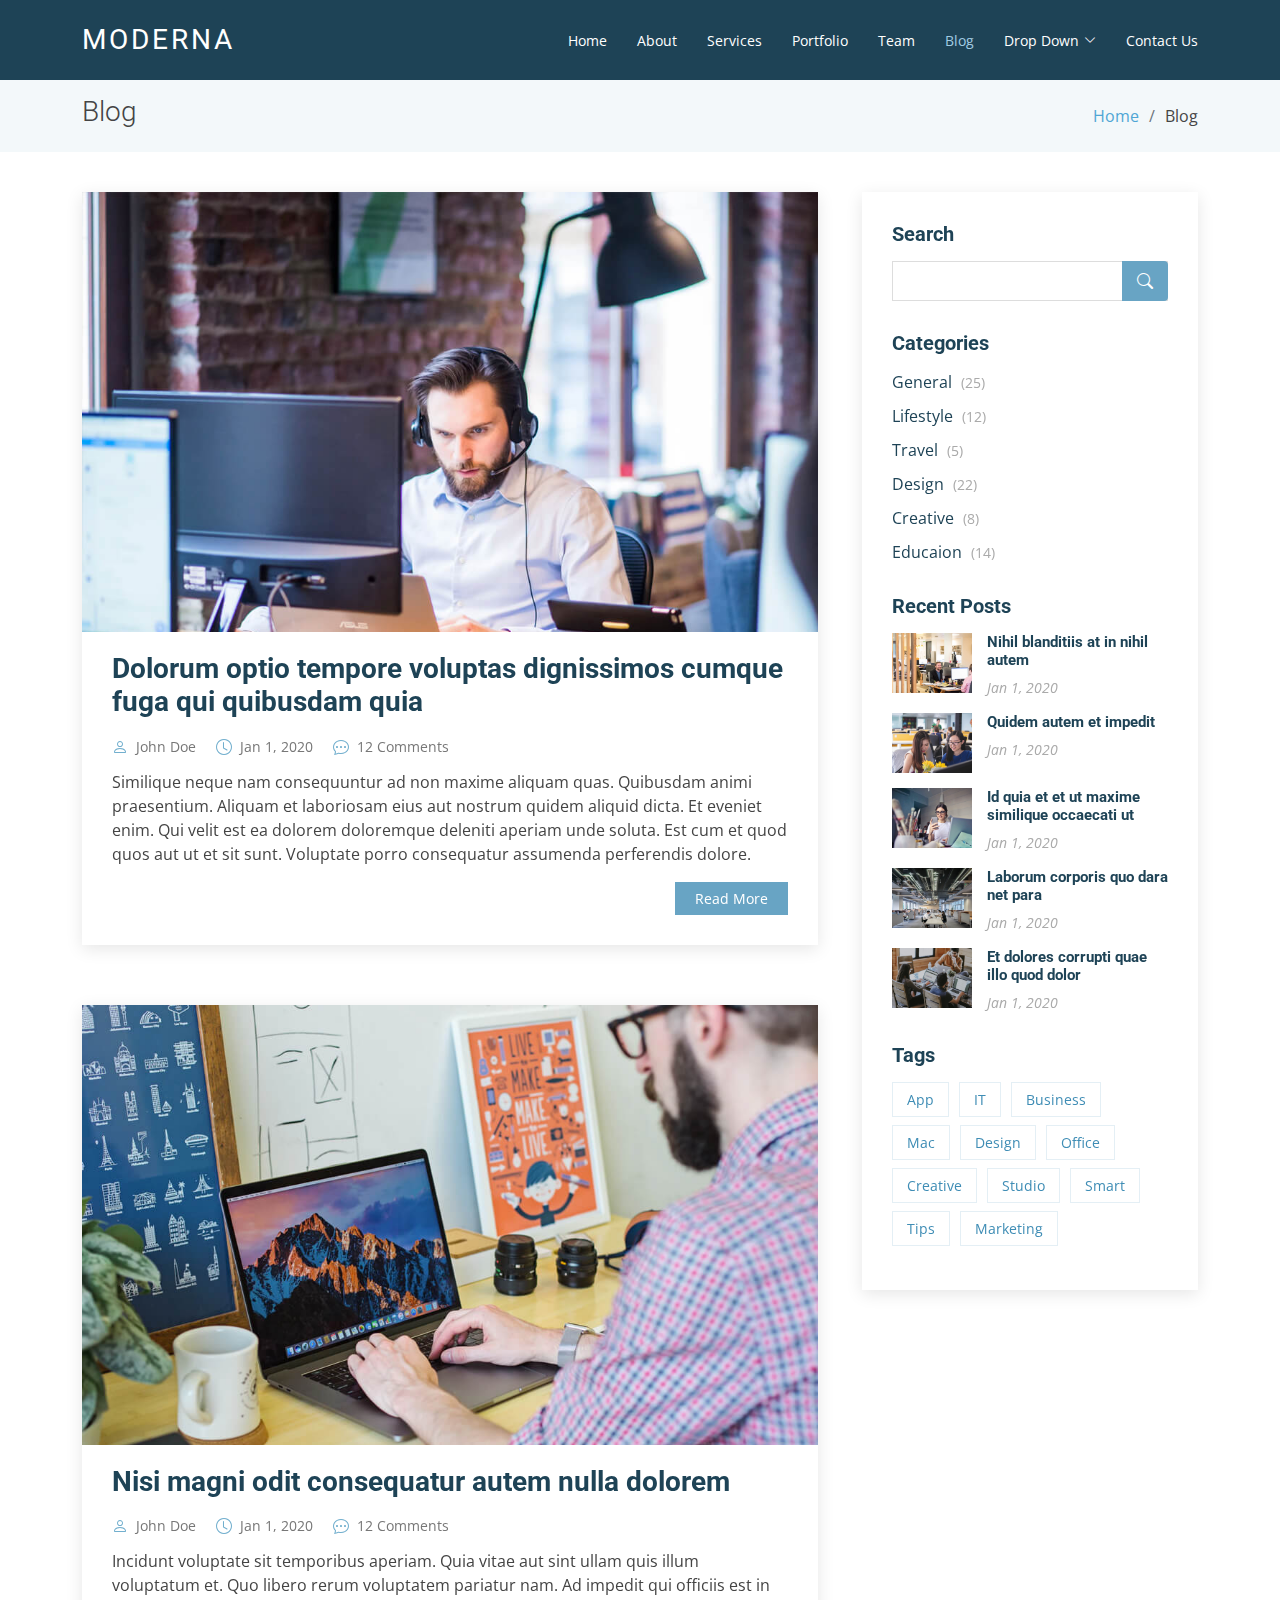
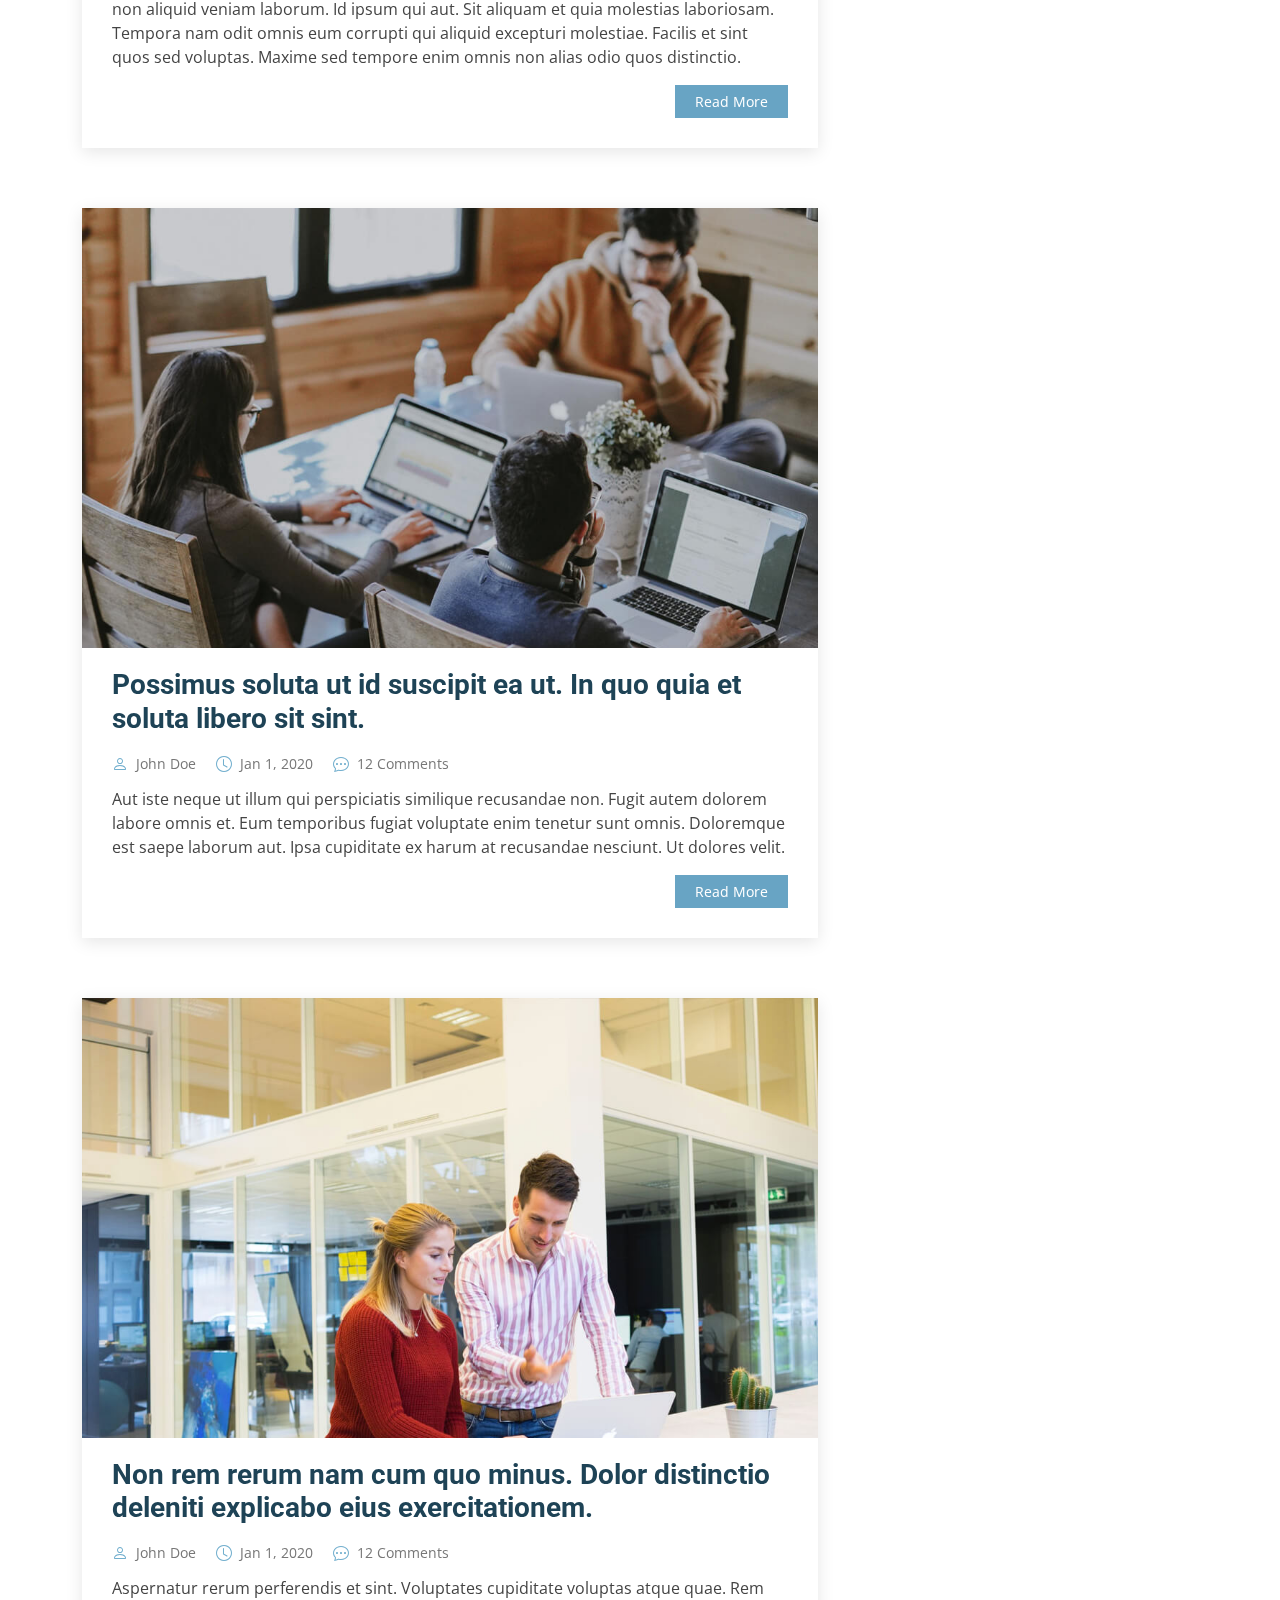
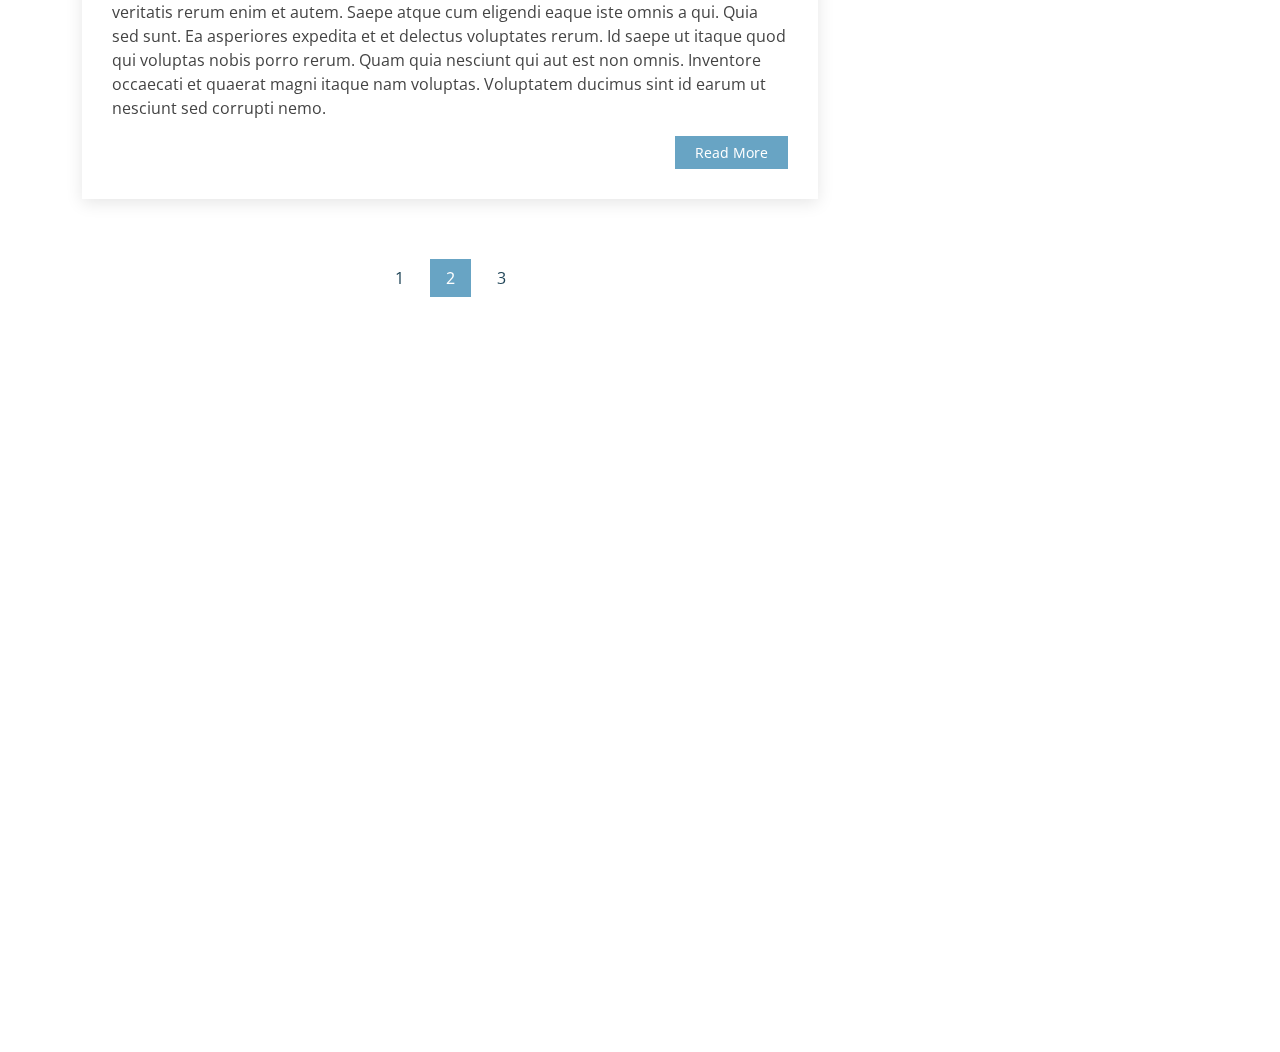
<file: blog.html>
<!DOCTYPE html>
<html lang="en">

<head>
  <meta charset="utf-8">
  <meta content="width=device-width, initial-scale=1.0" name="viewport">

  <title>Blog - Moderna Bootstrap Template</title>
  <meta content="" name="description">
  <meta content="" name="keywords">

  <!-- Favicons -->
  <link href="assets/img/favicon.png" rel="icon">
  <link href="assets/img/apple-touch-icon.png" rel="apple-touch-icon">

  <!-- Google Fonts -->
  <link href="https://fonts.googleapis.com/css?family=Open+Sans:300,300i,400,400i,600,600i,700,700i|Roboto:300,300i,400,400i,500,500i,700,700i&display=swap" rel="stylesheet">

  <!-- Vendor CSS Files -->
  <link href="assets/vendor/animate.css/animate.min.css" rel="stylesheet">
  <link href="assets/vendor/aos/aos.css" rel="stylesheet">
  <link href="assets/vendor/bootstrap/css/bootstrap.min.css" rel="stylesheet">
  <link href="assets/vendor/bootstrap-icons/bootstrap-icons.css" rel="stylesheet">
  <link href="assets/vendor/boxicons/css/boxicons.min.css" rel="stylesheet">
  <link href="assets/vendor/glightbox/css/glightbox.min.css" rel="stylesheet">
  <link href="assets/vendor/swiper/swiper-bundle.min.css" rel="stylesheet">

  <!-- Template Main CSS File -->
  <link href="assets/css/style.css" rel="stylesheet">

  <!-- =======================================================
  * Template Name: Moderna - v4.11.0
  * Template URL: https://bootstrapmade.com/free-bootstrap-template-corporate-moderna/
  * Author: BootstrapMade.com
  * License: https://bootstrapmade.com/license/
  ======================================================== -->
</head>

<body>

  <!-- ======= Header ======= -->
  <header id="header" class="fixed-top d-flex align-items-center ">
    <div class="container d-flex justify-content-between align-items-center">

      <div class="logo">
        <h1 class="text-light"><a href="index.html"><span>Moderna</span></a></h1>
        <!-- Uncomment below if you prefer to use an image logo -->
        <!-- <a href="index.html"><img src="assets/img/logo.png" alt="" class="img-fluid"></a>-->
      </div>

      <nav id="navbar" class="navbar">
        <ul>
          <li><a class="" href="index.html">Home</a></li>
          <li><a href="about.html">About</a></li>
          <li><a href="services.html">Services</a></li>
          <li><a href="portfolio.html">Portfolio</a></li>
          <li><a href="team.html">Team</a></li>
          <li><a class="active" href="blog.html">Blog</a></li>
          <li class="dropdown"><a href="#"><span>Drop Down</span> <i class="bi bi-chevron-down"></i></a>
            <ul>
              <li><a href="#">Drop Down 1</a></li>
              <li class="dropdown"><a href="#"><span>Deep Drop Down</span> <i class="bi bi-chevron-right"></i></a>
                <ul>
                  <li><a href="#">Deep Drop Down 1</a></li>
                  <li><a href="#">Deep Drop Down 2</a></li>
                  <li><a href="#">Deep Drop Down 3</a></li>
                  <li><a href="#">Deep Drop Down 4</a></li>
                  <li><a href="#">Deep Drop Down 5</a></li>
                </ul>
              </li>
              <li><a href="#">Drop Down 2</a></li>
              <li><a href="#">Drop Down 3</a></li>
              <li><a href="#">Drop Down 4</a></li>
            </ul>
          </li>
          <li><a href="contact.html">Contact Us</a></li>
        </ul>
        <i class="bi bi-list mobile-nav-toggle"></i>
      </nav><!-- .navbar -->

    </div>
  </header><!-- End Header -->

  <main id="main">

    <!-- ======= Blog Section ======= -->
    <section class="breadcrumbs">
      <div class="container">

        <div class="d-flex justify-content-between align-items-center">
          <h2>Blog</h2>

          <ol>
            <li><a href="index.html">Home</a></li>
            <li>Blog</li>
          </ol>
        </div>

      </div>
    </section><!-- End Blog Section -->

    <!-- ======= Blog Section ======= -->
    <section id="blog" class="blog">
      <div class="container" data-aos="fade-up">

        <div class="row">

          <div class="col-lg-8 entries">

            <article class="entry">

              <div class="entry-img">
                <img src="assets/img/blog/blog-1.jpg" alt="" class="img-fluid">
              </div>

              <h2 class="entry-title">
                <a href="blog-single.html">Dolorum optio tempore voluptas dignissimos cumque fuga qui quibusdam quia</a>
              </h2>

              <div class="entry-meta">
                <ul>
                  <li class="d-flex align-items-center"><i class="bi bi-person"></i> <a href="blog-single.html">John Doe</a></li>
                  <li class="d-flex align-items-center"><i class="bi bi-clock"></i> <a href="blog-single.html"><time datetime="2020-01-01">Jan 1, 2020</time></a></li>
                  <li class="d-flex align-items-center"><i class="bi bi-chat-dots"></i> <a href="blog-single.html">12 Comments</a></li>
                </ul>
              </div>

              <div class="entry-content">
                <p>
                  Similique neque nam consequuntur ad non maxime aliquam quas. Quibusdam animi praesentium. Aliquam et laboriosam eius aut nostrum quidem aliquid dicta.
                  Et eveniet enim. Qui velit est ea dolorem doloremque deleniti aperiam unde soluta. Est cum et quod quos aut ut et sit sunt. Voluptate porro consequatur assumenda perferendis dolore.
                </p>
                <div class="read-more">
                  <a href="blog-single.html">Read More</a>
                </div>
              </div>

            </article><!-- End blog entry -->

            <article class="entry">

              <div class="entry-img">
                <img src="assets/img/blog/blog-2.jpg" alt="" class="img-fluid">
              </div>

              <h2 class="entry-title">
                <a href="blog-single.html">Nisi magni odit consequatur autem nulla dolorem</a>
              </h2>

              <div class="entry-meta">
                <ul>
                  <li class="d-flex align-items-center"><i class="bi bi-person"></i> <a href="blog-single.html">John Doe</a></li>
                  <li class="d-flex align-items-center"><i class="bi bi-clock"></i> <a href="blog-single.html"><time datetime="2020-01-01">Jan 1, 2020</time></a></li>
                  <li class="d-flex align-items-center"><i class="bi bi-chat-dots"></i> <a href="blog-single.html">12 Comments</a></li>
                </ul>
              </div>

              <div class="entry-content">
                <p>
                  Incidunt voluptate sit temporibus aperiam. Quia vitae aut sint ullam quis illum voluptatum et. Quo libero rerum voluptatem pariatur nam.
                  Ad impedit qui officiis est in non aliquid veniam laborum. Id ipsum qui aut. Sit aliquam et quia molestias laboriosam. Tempora nam odit omnis eum corrupti qui aliquid excepturi molestiae. Facilis et sint quos sed voluptas. Maxime sed tempore enim omnis non alias odio quos distinctio.
                </p>
                <div class="read-more">
                  <a href="blog-single.html">Read More</a>
                </div>
              </div>

            </article><!-- End blog entry -->

            <article class="entry">

              <div class="entry-img">
                <img src="assets/img/blog/blog-3.jpg" alt="" class="img-fluid">
              </div>

              <h2 class="entry-title">
                <a href="blog-single.html">Possimus soluta ut id suscipit ea ut. In quo quia et soluta libero sit sint.</a>
              </h2>

              <div class="entry-meta">
                <ul>
                  <li class="d-flex align-items-center"><i class="bi bi-person"></i> <a href="blog-single.html">John Doe</a></li>
                  <li class="d-flex align-items-center"><i class="bi bi-clock"></i> <a href="blog-single.html"><time datetime="2020-01-01">Jan 1, 2020</time></a></li>
                  <li class="d-flex align-items-center"><i class="bi bi-chat-dots"></i> <a href="blog-single.html">12 Comments</a></li>
                </ul>
              </div>

              <div class="entry-content">
                <p>
                  Aut iste neque ut illum qui perspiciatis similique recusandae non. Fugit autem dolorem labore omnis et. Eum temporibus fugiat voluptate enim tenetur sunt omnis.
                  Doloremque est saepe laborum aut. Ipsa cupiditate ex harum at recusandae nesciunt. Ut dolores velit.
                </p>
                <div class="read-more">
                  <a href="blog-single.html">Read More</a>
                </div>
              </div>

            </article><!-- End blog entry -->

            <article class="entry">

              <div class="entry-img">
                <img src="assets/img/blog/blog-4.jpg" alt="" class="img-fluid">
              </div>

              <h2 class="entry-title">
                <a href="blog-single.html">Non rem rerum nam cum quo minus. Dolor distinctio deleniti explicabo eius exercitationem.</a>
              </h2>

              <div class="entry-meta">
                <ul>
                  <li class="d-flex align-items-center"><i class="bi bi-person"></i> <a href="blog-single.html">John Doe</a></li>
                  <li class="d-flex align-items-center"><i class="bi bi-clock"></i> <a href="blog-single.html"><time datetime="2020-01-01">Jan 1, 2020</time></a></li>
                  <li class="d-flex align-items-center"><i class="bi bi-chat-dots"></i> <a href="blog-single.html">12 Comments</a></li>
                </ul>
              </div>

              <div class="entry-content">
                <p>
                  Aspernatur rerum perferendis et sint. Voluptates cupiditate voluptas atque quae. Rem veritatis rerum enim et autem. Saepe atque cum eligendi eaque iste omnis a qui.
                  Quia sed sunt. Ea asperiores expedita et et delectus voluptates rerum. Id saepe ut itaque quod qui voluptas nobis porro rerum. Quam quia nesciunt qui aut est non omnis. Inventore occaecati et quaerat magni itaque nam voluptas. Voluptatem ducimus sint id earum ut nesciunt sed corrupti nemo.
                </p>
                <div class="read-more">
                  <a href="blog-single.html">Read More</a>
                </div>
              </div>

            </article><!-- End blog entry -->

            <div class="blog-pagination">
              <ul class="justify-content-center">
                <li><a href="#">1</a></li>
                <li class="active"><a href="#">2</a></li>
                <li><a href="#">3</a></li>
              </ul>
            </div>

          </div><!-- End blog entries list -->

          <div class="col-lg-4">

            <div class="sidebar">

              <h3 class="sidebar-title">Search</h3>
              <div class="sidebar-item search-form">
                <form action="">
                  <input type="text">
                  <button type="submit"><i class="bi bi-search"></i></button>
                </form>
              </div><!-- End sidebar search formn-->

              <h3 class="sidebar-title">Categories</h3>
              <div class="sidebar-item categories">
                <ul>
                  <li><a href="#">General <span>(25)</span></a></li>
                  <li><a href="#">Lifestyle <span>(12)</span></a></li>
                  <li><a href="#">Travel <span>(5)</span></a></li>
                  <li><a href="#">Design <span>(22)</span></a></li>
                  <li><a href="#">Creative <span>(8)</span></a></li>
                  <li><a href="#">Educaion <span>(14)</span></a></li>
                </ul>
              </div><!-- End sidebar categories-->

              <h3 class="sidebar-title">Recent Posts</h3>
              <div class="sidebar-item recent-posts">
                <div class="post-item clearfix">
                  <img src="assets/img/blog/blog-recent-1.jpg" alt="">
                  <h4><a href="blog-single.html">Nihil blanditiis at in nihil autem</a></h4>
                  <time datetime="2020-01-01">Jan 1, 2020</time>
                </div>

                <div class="post-item clearfix">
                  <img src="assets/img/blog/blog-recent-2.jpg" alt="">
                  <h4><a href="blog-single.html">Quidem autem et impedit</a></h4>
                  <time datetime="2020-01-01">Jan 1, 2020</time>
                </div>

                <div class="post-item clearfix">
                  <img src="assets/img/blog/blog-recent-3.jpg" alt="">
                  <h4><a href="blog-single.html">Id quia et et ut maxime similique occaecati ut</a></h4>
                  <time datetime="2020-01-01">Jan 1, 2020</time>
                </div>

                <div class="post-item clearfix">
                  <img src="assets/img/blog/blog-recent-4.jpg" alt="">
                  <h4><a href="blog-single.html">Laborum corporis quo dara net para</a></h4>
                  <time datetime="2020-01-01">Jan 1, 2020</time>
                </div>

                <div class="post-item clearfix">
                  <img src="assets/img/blog/blog-recent-5.jpg" alt="">
                  <h4><a href="blog-single.html">Et dolores corrupti quae illo quod dolor</a></h4>
                  <time datetime="2020-01-01">Jan 1, 2020</time>
                </div>

              </div><!-- End sidebar recent posts-->

              <h3 class="sidebar-title">Tags</h3>
              <div class="sidebar-item tags">
                <ul>
                  <li><a href="#">App</a></li>
                  <li><a href="#">IT</a></li>
                  <li><a href="#">Business</a></li>
                  <li><a href="#">Mac</a></li>
                  <li><a href="#">Design</a></li>
                  <li><a href="#">Office</a></li>
                  <li><a href="#">Creative</a></li>
                  <li><a href="#">Studio</a></li>
                  <li><a href="#">Smart</a></li>
                  <li><a href="#">Tips</a></li>
                  <li><a href="#">Marketing</a></li>
                </ul>
              </div><!-- End sidebar tags-->

            </div><!-- End sidebar -->

          </div><!-- End blog sidebar -->

        </div>

      </div>
    </section><!-- End Blog Section -->

  </main><!-- End #main -->

  <!-- ======= Footer ======= -->
  <footer id="footer" data-aos="fade-up" data-aos-easing="ease-in-out" data-aos-duration="500">

    <div class="footer-newsletter">
      <div class="container">
        <div class="row">
          <div class="col-lg-6">
            <h4>Our Newsletter</h4>
            <p>Tamen quem nulla quae legam multos aute sint culpa legam noster magna</p>
          </div>
          <div class="col-lg-6">
            <form action="" method="post">
              <input type="email" name="email"><input type="submit" value="Subscribe">
            </form>
          </div>
        </div>
      </div>
    </div>

    <div class="footer-top">
      <div class="container">
        <div class="row">

          <div class="col-lg-3 col-md-6 footer-links">
            <h4>Useful Links</h4>
            <ul>
              <li><i class="bx bx-chevron-right"></i> <a href="#">Home</a></li>
              <li><i class="bx bx-chevron-right"></i> <a href="#">About us</a></li>
              <li><i class="bx bx-chevron-right"></i> <a href="#">Services</a></li>
              <li><i class="bx bx-chevron-right"></i> <a href="#">Terms of service</a></li>
              <li><i class="bx bx-chevron-right"></i> <a href="#">Privacy policy</a></li>
            </ul>
          </div>

          <div class="col-lg-3 col-md-6 footer-links">
            <h4>Our Services</h4>
            <ul>
              <li><i class="bx bx-chevron-right"></i> <a href="#">Web Design</a></li>
              <li><i class="bx bx-chevron-right"></i> <a href="#">Web Development</a></li>
              <li><i class="bx bx-chevron-right"></i> <a href="#">Product Management</a></li>
              <li><i class="bx bx-chevron-right"></i> <a href="#">Marketing</a></li>
              <li><i class="bx bx-chevron-right"></i> <a href="#">Graphic Design</a></li>
            </ul>
          </div>

          <div class="col-lg-3 col-md-6 footer-contact">
            <h4>Contact Us</h4>
            <p>
              A108 Adam Street <br>
              New York, NY 535022<br>
              United States <br><br>
              <strong>Phone:</strong> +1 5589 55488 55<br>
              <strong>Email:</strong> info@example.com<br>
            </p>

          </div>

          <div class="col-lg-3 col-md-6 footer-info">
            <h3>About Moderna</h3>
            <p>Cras fermentum odio eu feugiat lide par naso tierra. Justo eget nada terra videa magna derita valies darta donna mare fermentum iaculis eu non diam phasellus.</p>
            <div class="social-links mt-3">
              <a href="#" class="twitter"><i class="bx bxl-twitter"></i></a>
              <a href="#" class="facebook"><i class="bx bxl-facebook"></i></a>
              <a href="#" class="instagram"><i class="bx bxl-instagram"></i></a>
              <a href="#" class="linkedin"><i class="bx bxl-linkedin"></i></a>
            </div>
          </div>

        </div>
      </div>
    </div>

    <div class="container">
      <div class="copyright">
        &copy; Copyright <strong><span>Moderna</span></strong>. All Rights Reserved
      </div>
      <div class="credits">
        <!-- All the links in the footer should remain intact. -->
        <!-- You can delete the links only if you purchased the pro version. -->
        <!-- Licensing information: https://bootstrapmade.com/license/ -->
        <!-- Purchase the pro version with working PHP/AJAX contact form: https://bootstrapmade.com/free-bootstrap-template-corporate-moderna/ -->
        Designed by <a href="https://bootstrapmade.com/">BootstrapMade</a>
      </div>
    </div>
  </footer><!-- End Footer -->

  <a href="#" class="back-to-top d-flex align-items-center justify-content-center"><i class="bi bi-arrow-up-short"></i></a>

  <!-- Vendor JS Files -->
  <script src="assets/vendor/purecounter/purecounter_vanilla.js"></script>
  <script src="assets/vendor/aos/aos.js"></script>
  <script src="assets/vendor/bootstrap/js/bootstrap.bundle.min.js"></script>
  <script src="assets/vendor/glightbox/js/glightbox.min.js"></script>
  <script src="assets/vendor/isotope-layout/isotope.pkgd.min.js"></script>
  <script src="assets/vendor/swiper/swiper-bundle.min.js"></script>
  <script src="assets/vendor/waypoints/noframework.waypoints.js"></script>
  <script src="assets/vendor/php-email-form/validate.js"></script>

  <!-- Template Main JS File -->
  <script src="assets/js/main.js"></script>

</body>

</html>
</file>
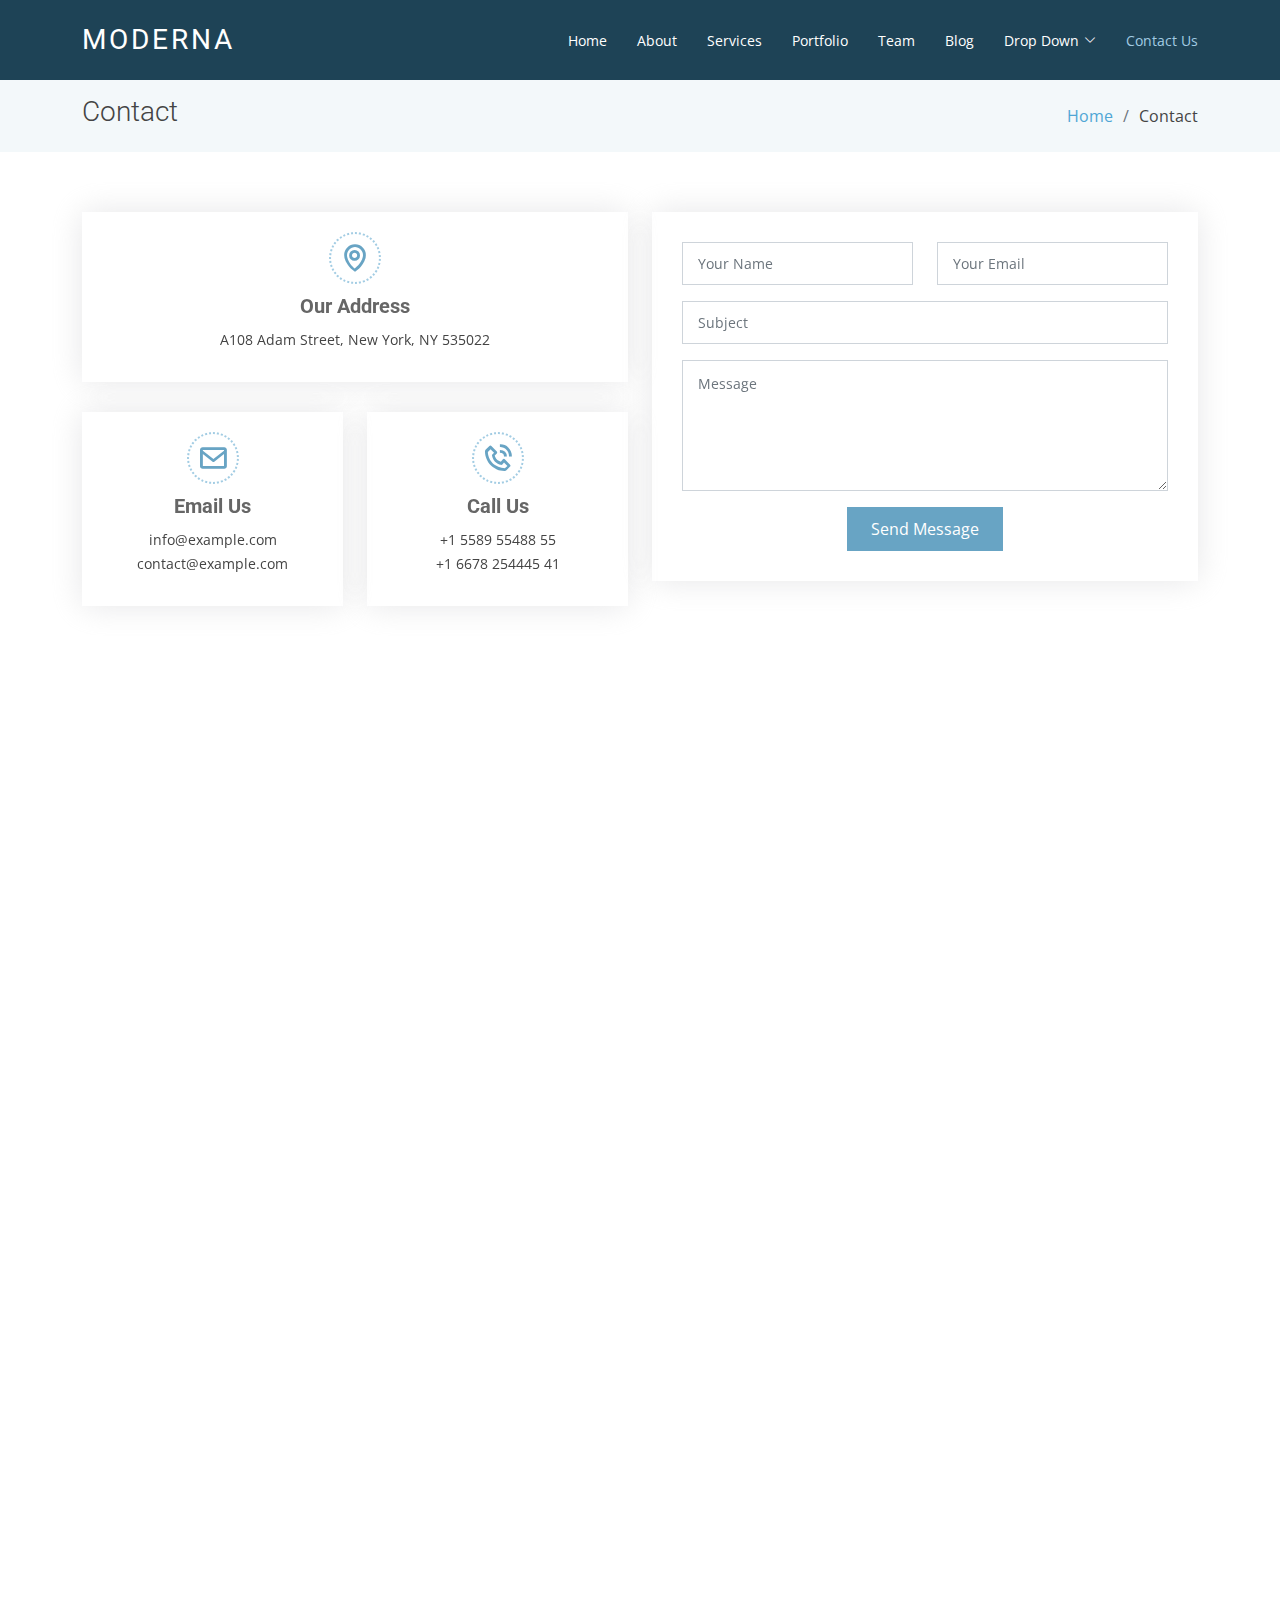
<file: contact.html>
<!DOCTYPE html>
<html lang="en">

<head>
  <meta charset="utf-8">
  <meta content="width=device-width, initial-scale=1.0" name="viewport">

  <title>Contact - Moderna Bootstrap Template</title>
  <meta content="" name="description">
  <meta content="" name="keywords">

  <!-- Favicons -->
  <link href="assets/img/favicon.png" rel="icon">
  <link href="assets/img/apple-touch-icon.png" rel="apple-touch-icon">

  <!-- Google Fonts -->
  <link href="https://fonts.googleapis.com/css?family=Open+Sans:300,300i,400,400i,600,600i,700,700i|Roboto:300,300i,400,400i,500,500i,700,700i&display=swap" rel="stylesheet">

  <!-- Vendor CSS Files -->
  <link href="assets/vendor/animate.css/animate.min.css" rel="stylesheet">
  <link href="assets/vendor/aos/aos.css" rel="stylesheet">
  <link href="assets/vendor/bootstrap/css/bootstrap.min.css" rel="stylesheet">
  <link href="assets/vendor/bootstrap-icons/bootstrap-icons.css" rel="stylesheet">
  <link href="assets/vendor/boxicons/css/boxicons.min.css" rel="stylesheet">
  <link href="assets/vendor/glightbox/css/glightbox.min.css" rel="stylesheet">
  <link href="assets/vendor/swiper/swiper-bundle.min.css" rel="stylesheet">

  <!-- Template Main CSS File -->
  <link href="assets/css/style.css" rel="stylesheet">

  <!-- =======================================================
  * Template Name: Moderna - v4.11.0
  * Template URL: https://bootstrapmade.com/free-bootstrap-template-corporate-moderna/
  * Author: BootstrapMade.com
  * License: https://bootstrapmade.com/license/
  ======================================================== -->
</head>

<body>

  <!-- ======= Header ======= -->
  <header id="header" class="fixed-top d-flex align-items-center ">
    <div class="container d-flex justify-content-between align-items-center">

      <div class="logo">
        <h1 class="text-light"><a href="index.html"><span>Moderna</span></a></h1>
        <!-- Uncomment below if you prefer to use an image logo -->
        <!-- <a href="index.html"><img src="assets/img/logo.png" alt="" class="img-fluid"></a>-->
      </div>

      <nav id="navbar" class="navbar">
        <ul>
          <li><a class="" href="index.html">Home</a></li>
          <li><a href="about.html">About</a></li>
          <li><a href="services.html">Services</a></li>
          <li><a href="portfolio.html">Portfolio</a></li>
          <li><a href="team.html">Team</a></li>
          <li><a href="blog.html">Blog</a></li>
          <li class="dropdown"><a href="#"><span>Drop Down</span> <i class="bi bi-chevron-down"></i></a>
            <ul>
              <li><a href="#">Drop Down 1</a></li>
              <li class="dropdown"><a href="#"><span>Deep Drop Down</span> <i class="bi bi-chevron-right"></i></a>
                <ul>
                  <li><a href="#">Deep Drop Down 1</a></li>
                  <li><a href="#">Deep Drop Down 2</a></li>
                  <li><a href="#">Deep Drop Down 3</a></li>
                  <li><a href="#">Deep Drop Down 4</a></li>
                  <li><a href="#">Deep Drop Down 5</a></li>
                </ul>
              </li>
              <li><a href="#">Drop Down 2</a></li>
              <li><a href="#">Drop Down 3</a></li>
              <li><a href="#">Drop Down 4</a></li>
            </ul>
          </li>
          <li><a class="active" href="contact.html">Contact Us</a></li>
        </ul>
        <i class="bi bi-list mobile-nav-toggle"></i>
      </nav><!-- .navbar -->

    </div>
  </header><!-- End Header -->

  <main id="main">

    <!-- ======= Contact Section ======= -->
    <section class="breadcrumbs">
      <div class="container">

        <div class="d-flex justify-content-between align-items-center">
          <h2>Contact</h2>
          <ol>
            <li><a href="index.html">Home</a></li>
            <li>Contact</li>
          </ol>
        </div>

      </div>
    </section><!-- End Contact Section -->

    <!-- ======= Contact Section ======= -->
    <section class="contact" data-aos="fade-up" data-aos-easing="ease-in-out" data-aos-duration="500">
      <div class="container">

        <div class="row">

          <div class="col-lg-6">

            <div class="row">
              <div class="col-md-12">
                <div class="info-box">
                  <i class="bx bx-map"></i>
                  <h3>Our Address</h3>
                  <p>A108 Adam Street, New York, NY 535022</p>
                </div>
              </div>
              <div class="col-md-6">
                <div class="info-box">
                  <i class="bx bx-envelope"></i>
                  <h3>Email Us</h3>
                  <p>info@example.com<br>contact@example.com</p>
                </div>
              </div>
              <div class="col-md-6">
                <div class="info-box">
                  <i class="bx bx-phone-call"></i>
                  <h3>Call Us</h3>
                  <p>+1 5589 55488 55<br>+1 6678 254445 41</p>
                </div>
              </div>
            </div>

          </div>

          <div class="col-lg-6">
            <form action="forms/contact.php" method="post" role="form" class="php-email-form">
              <div class="row">
                <div class="col-md-6 form-group">
                  <input type="text" name="name" class="form-control" id="name" placeholder="Your Name" required>
                </div>
                <div class="col-md-6 form-group mt-3 mt-md-0">
                  <input type="email" class="form-control" name="email" id="email" placeholder="Your Email" required>
                </div>
              </div>
              <div class="form-group mt-3">
                <input type="text" class="form-control" name="subject" id="subject" placeholder="Subject" required>
              </div>
              <div class="form-group mt-3">
                <textarea class="form-control" name="message" rows="5" placeholder="Message" required></textarea>
              </div>
              <div class="my-3">
                <div class="loading">Loading</div>
                <div class="error-message"></div>
                <div class="sent-message">Your message has been sent. Thank you!</div>
              </div>
              <div class="text-center"><button type="submit">Send Message</button></div>
            </form>
          </div>

        </div>

      </div>
    </section><!-- End Contact Section -->

    <!-- ======= Map Section ======= -->
    <section class="map mt-2">
      <div class="container-fluid p-0">
        <iframe src="https://www.google.com/maps/embed?pb=!1m18!1m12!1m3!1d3024.2219901290355!2d-74.00369368400567!3d40.71312937933185!2m3!1f0!2f0!3f0!3m2!1i1024!2i768!4f13.1!3m3!1m2!1s0x89c25a23e28c1191%3A0x49f75d3281df052a!2s150%20Park%20Row%2C%20New%20York%2C%20NY%2010007%2C%20USA!5e0!3m2!1sen!2sbg!4v1579767901424!5m2!1sen!2sbg" frameborder="0" style="border:0;" allowfullscreen=""></iframe>
      </div>
    </section><!-- End Map Section -->

  </main><!-- End #main -->

  <!-- ======= Footer ======= -->
  <footer id="footer" data-aos="fade-up" data-aos-easing="ease-in-out" data-aos-duration="500">

    <div class="footer-newsletter">
      <div class="container">
        <div class="row">
          <div class="col-lg-6">
            <h4>Our Newsletter</h4>
            <p>Tamen quem nulla quae legam multos aute sint culpa legam noster magna</p>
          </div>
          <div class="col-lg-6">
            <form action="" method="post">
              <input type="email" name="email"><input type="submit" value="Subscribe">
            </form>
          </div>
        </div>
      </div>
    </div>

    <div class="footer-top">
      <div class="container">
        <div class="row">

          <div class="col-lg-3 col-md-6 footer-links">
            <h4>Useful Links</h4>
            <ul>
              <li><i class="bx bx-chevron-right"></i> <a href="#">Home</a></li>
              <li><i class="bx bx-chevron-right"></i> <a href="#">About us</a></li>
              <li><i class="bx bx-chevron-right"></i> <a href="#">Services</a></li>
              <li><i class="bx bx-chevron-right"></i> <a href="#">Terms of service</a></li>
              <li><i class="bx bx-chevron-right"></i> <a href="#">Privacy policy</a></li>
            </ul>
          </div>

          <div class="col-lg-3 col-md-6 footer-links">
            <h4>Our Services</h4>
            <ul>
              <li><i class="bx bx-chevron-right"></i> <a href="#">Web Design</a></li>
              <li><i class="bx bx-chevron-right"></i> <a href="#">Web Development</a></li>
              <li><i class="bx bx-chevron-right"></i> <a href="#">Product Management</a></li>
              <li><i class="bx bx-chevron-right"></i> <a href="#">Marketing</a></li>
              <li><i class="bx bx-chevron-right"></i> <a href="#">Graphic Design</a></li>
            </ul>
          </div>

          <div class="col-lg-3 col-md-6 footer-contact">
            <h4>Contact Us</h4>
            <p>
              A108 Adam Street <br>
              New York, NY 535022<br>
              United States <br><br>
              <strong>Phone:</strong> +1 5589 55488 55<br>
              <strong>Email:</strong> info@example.com<br>
            </p>

          </div>

          <div class="col-lg-3 col-md-6 footer-info">
            <h3>About Moderna</h3>
            <p>Cras fermentum odio eu feugiat lide par naso tierra. Justo eget nada terra videa magna derita valies darta donna mare fermentum iaculis eu non diam phasellus.</p>
            <div class="social-links mt-3">
              <a href="#" class="twitter"><i class="bx bxl-twitter"></i></a>
              <a href="#" class="facebook"><i class="bx bxl-facebook"></i></a>
              <a href="#" class="instagram"><i class="bx bxl-instagram"></i></a>
              <a href="#" class="linkedin"><i class="bx bxl-linkedin"></i></a>
            </div>
          </div>

        </div>
      </div>
    </div>

    <div class="container">
      <div class="copyright">
        &copy; Copyright <strong><span>Moderna</span></strong>. All Rights Reserved
      </div>
      <div class="credits">
        <!-- All the links in the footer should remain intact. -->
        <!-- You can delete the links only if you purchased the pro version. -->
        <!-- Licensing information: https://bootstrapmade.com/license/ -->
        <!-- Purchase the pro version with working PHP/AJAX contact form: https://bootstrapmade.com/free-bootstrap-template-corporate-moderna/ -->
        Designed by <a href="https://bootstrapmade.com/">BootstrapMade</a>
      </div>
    </div>
  </footer><!-- End Footer -->

  <a href="#" class="back-to-top d-flex align-items-center justify-content-center"><i class="bi bi-arrow-up-short"></i></a>

  <!-- Vendor JS Files -->
  <script src="assets/vendor/purecounter/purecounter_vanilla.js"></script>
  <script src="assets/vendor/aos/aos.js"></script>
  <script src="assets/vendor/bootstrap/js/bootstrap.bundle.min.js"></script>
  <script src="assets/vendor/glightbox/js/glightbox.min.js"></script>
  <script src="assets/vendor/isotope-layout/isotope.pkgd.min.js"></script>
  <script src="assets/vendor/swiper/swiper-bundle.min.js"></script>
  <script src="assets/vendor/waypoints/noframework.waypoints.js"></script>
  <script src="assets/vendor/php-email-form/validate.js"></script>

  <!-- Template Main JS File -->
  <script src="assets/js/main.js"></script>

</body>

</html>
</file>
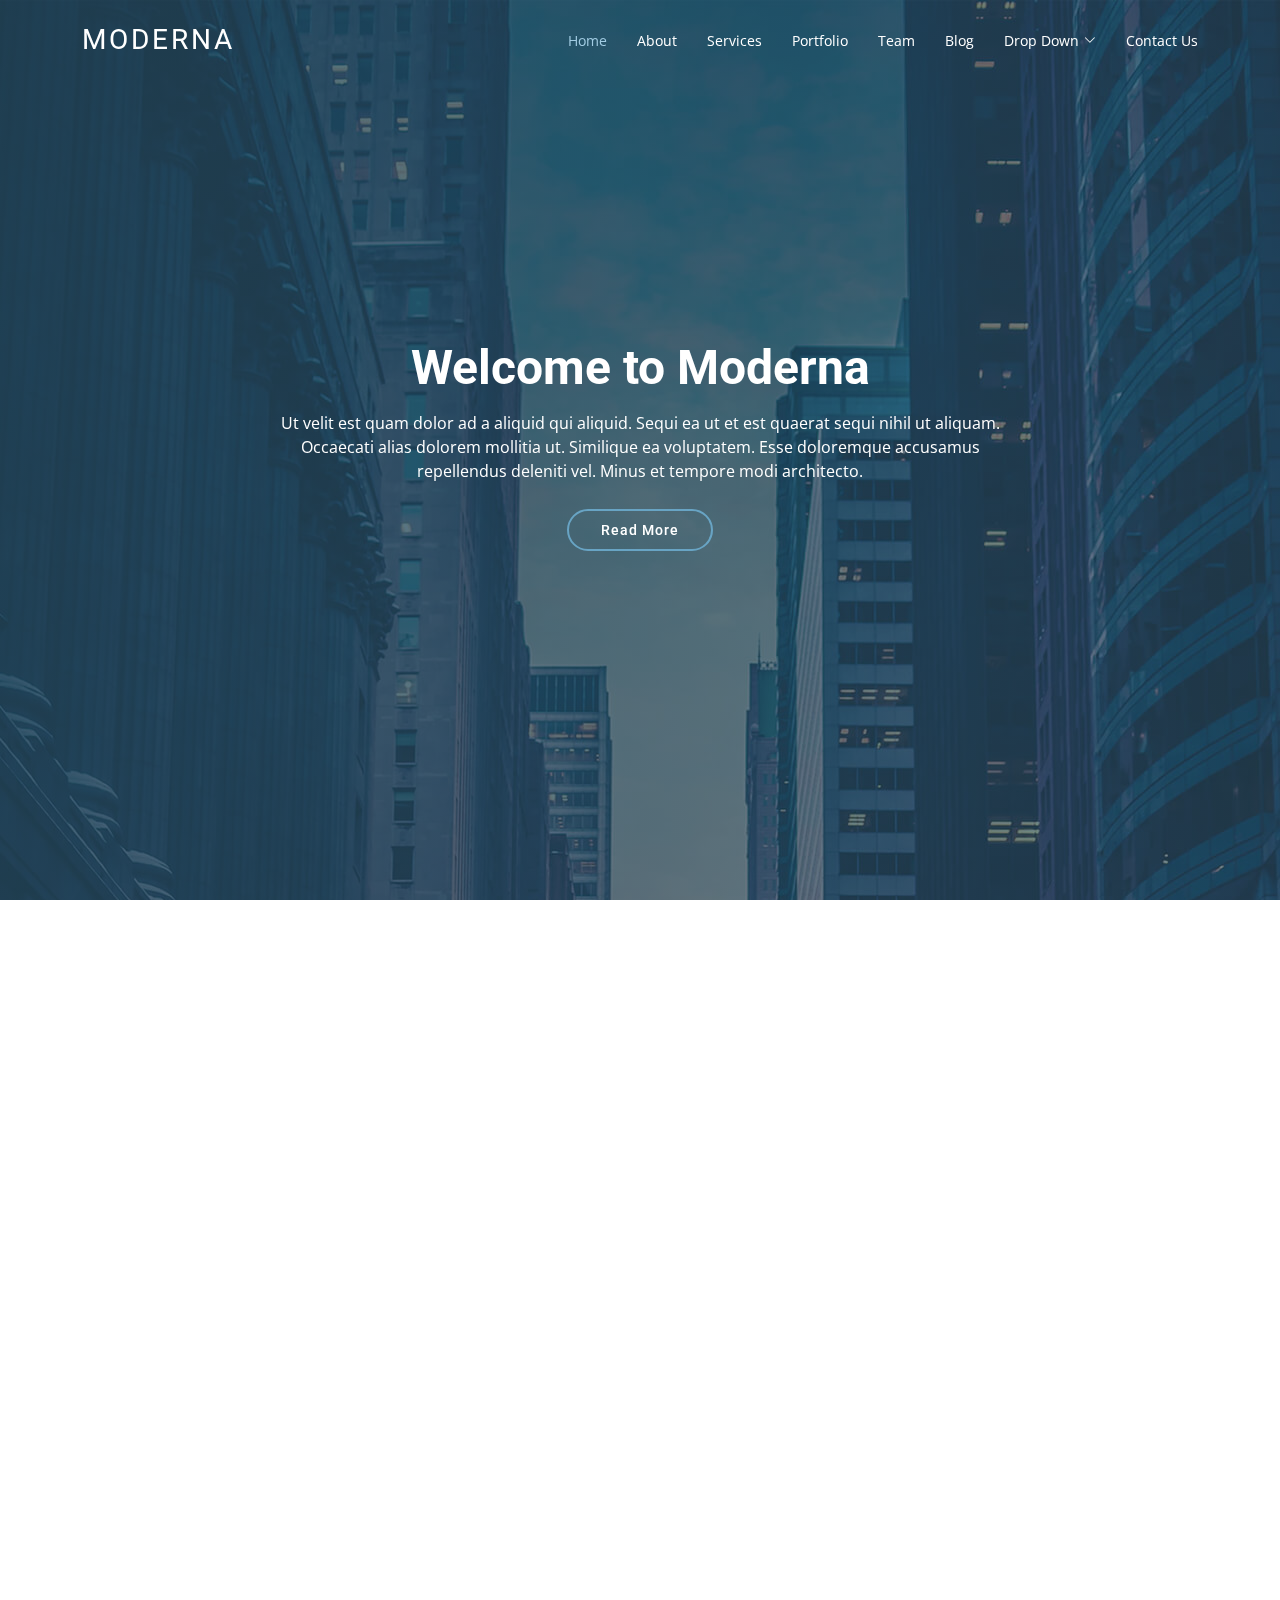
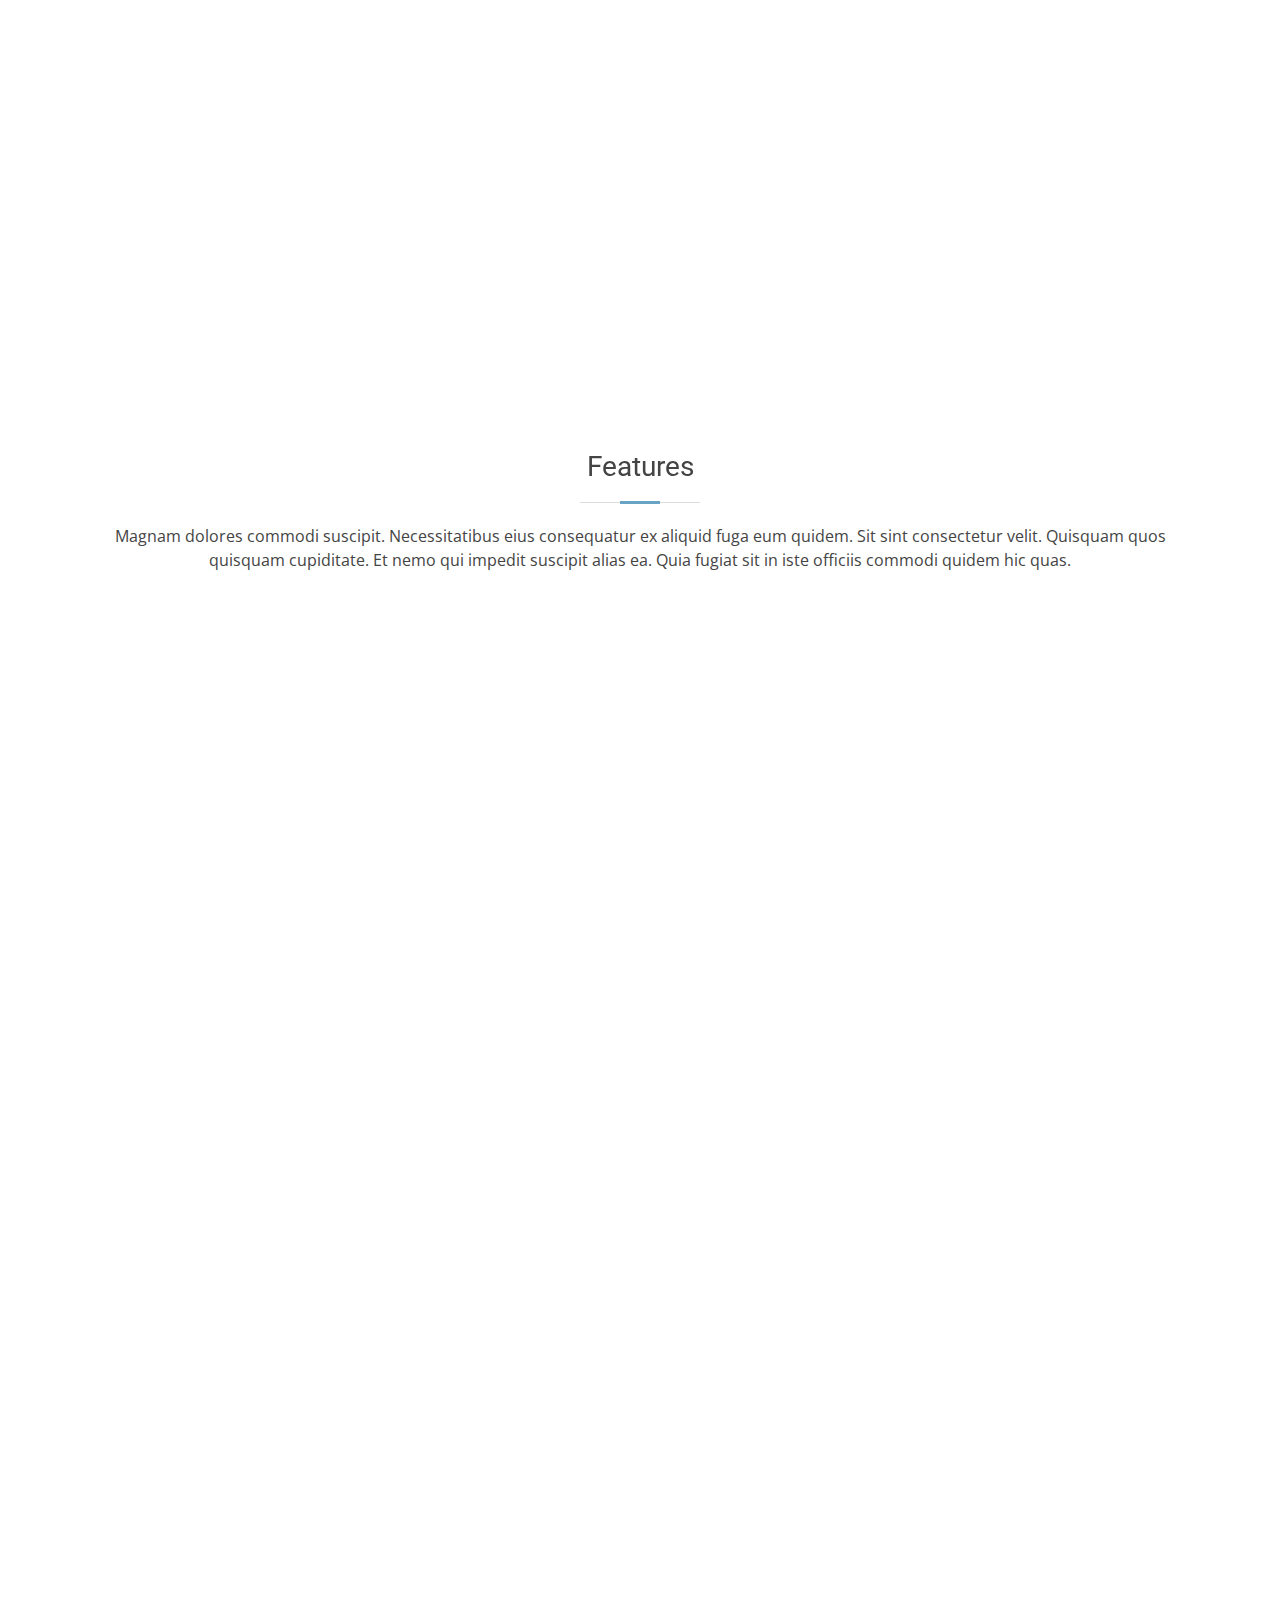
<file: index-2.html>
<!DOCTYPE html>
<html lang="en">

<head>
  <meta charset="utf-8">
  <meta content="width=device-width, initial-scale=1.0" name="viewport">

  <title>Moderna Bootstrap Template - Index 2 without slider</title>
  <meta content="" name="description">
  <meta content="" name="keywords">

  <!-- Favicons -->
  <link href="assets/img/favicon.png" rel="icon">
  <link href="assets/img/apple-touch-icon.png" rel="apple-touch-icon">

  <!-- Google Fonts -->
  <link href="https://fonts.googleapis.com/css?family=Open+Sans:300,300i,400,400i,600,600i,700,700i|Roboto:300,300i,400,400i,500,500i,700,700i&display=swap" rel="stylesheet">

  <!-- Vendor CSS Files -->
  <link href="assets/vendor/animate.css/animate.min.css" rel="stylesheet">
  <link href="assets/vendor/aos/aos.css" rel="stylesheet">
  <link href="assets/vendor/bootstrap/css/bootstrap.min.css" rel="stylesheet">
  <link href="assets/vendor/bootstrap-icons/bootstrap-icons.css" rel="stylesheet">
  <link href="assets/vendor/boxicons/css/boxicons.min.css" rel="stylesheet">
  <link href="assets/vendor/glightbox/css/glightbox.min.css" rel="stylesheet">
  <link href="assets/vendor/swiper/swiper-bundle.min.css" rel="stylesheet">

  <!-- Template Main CSS File -->
  <link href="assets/css/style.css" rel="stylesheet">

  <!-- =======================================================
  * Template Name: Moderna - v4.11.0
  * Template URL: https://bootstrapmade.com/free-bootstrap-template-corporate-moderna/
  * Author: BootstrapMade.com
  * License: https://bootstrapmade.com/license/
  ======================================================== -->
</head>

<body>

  <!-- ======= Header ======= -->
  <header id="header" class="fixed-top d-flex align-items-center header-transparent">
    <div class="container d-flex justify-content-between align-items-center">

      <div class="logo">
        <h1 class="text-light"><a href="index.html"><span>Moderna</span></a></h1>
        <!-- Uncomment below if you prefer to use an image logo -->
        <!-- <a href="index.html"><img src="assets/img/logo.png" alt="" class="img-fluid"></a>-->
      </div>

      <nav id="navbar" class="navbar">
        <ul>
          <li><a class="active " href="index.html">Home</a></li>
          <li><a href="about.html">About</a></li>
          <li><a href="services.html">Services</a></li>
          <li><a href="portfolio.html">Portfolio</a></li>
          <li><a href="team.html">Team</a></li>
          <li><a href="blog.html">Blog</a></li>
          <li class="dropdown"><a href="#"><span>Drop Down</span> <i class="bi bi-chevron-down"></i></a>
            <ul>
              <li><a href="#">Drop Down 1</a></li>
              <li class="dropdown"><a href="#"><span>Deep Drop Down</span> <i class="bi bi-chevron-right"></i></a>
                <ul>
                  <li><a href="#">Deep Drop Down 1</a></li>
                  <li><a href="#">Deep Drop Down 2</a></li>
                  <li><a href="#">Deep Drop Down 3</a></li>
                  <li><a href="#">Deep Drop Down 4</a></li>
                  <li><a href="#">Deep Drop Down 5</a></li>
                </ul>
              </li>
              <li><a href="#">Drop Down 2</a></li>
              <li><a href="#">Drop Down 3</a></li>
              <li><a href="#">Drop Down 4</a></li>
            </ul>
          </li>
          <li><a href="contact.html">Contact Us</a></li>
        </ul>
        <i class="bi bi-list mobile-nav-toggle"></i>
      </nav><!-- .navbar -->

    </div>
  </header><!-- End Header -->

  <!-- ======= Hero No Slider Section ======= -->
  <section id="hero-no-slider" class="d-flex justify-cntent-center align-items-center">
    <div class="container position-relative" data-aos="fade-up" data-aos-delay="100">
      <div class="row justify-content-center">
        <div class="col-xl-8">
          <h2>Welcome to Moderna</h2>
          <p>Ut velit est quam dolor ad a aliquid qui aliquid. Sequi ea ut et est quaerat sequi nihil ut aliquam. Occaecati alias dolorem mollitia ut. Similique ea voluptatem. Esse doloremque accusamus repellendus deleniti vel. Minus et tempore modi architecto.</p>
          <a href="" class="btn-get-started ">Read More</a>
        </div>
      </div>
    </div>
  </section><!-- End Hero No Slider Sectio -->

  <main id="main">

    <!-- ======= Services Section ======= -->
    <section class="services">
      <div class="container">

        <div class="row">
          <div class="col-md-6 col-lg-3 d-flex align-items-stretch" data-aos="fade-up">
            <div class="icon-box icon-box-pink">
              <div class="icon"><i class="bx bxl-dribbble"></i></div>
              <h4 class="title"><a href="">Lorem Ipsum</a></h4>
              <p class="description">Voluptatum deleniti atque corrupti quos dolores et quas molestias excepturi sint occaecati cupiditate non provident</p>
            </div>
          </div>

          <div class="col-md-6 col-lg-3 d-flex align-items-stretch" data-aos="fade-up" data-aos-delay="100">
            <div class="icon-box icon-box-cyan">
              <div class="icon"><i class="bx bx-file"></i></div>
              <h4 class="title"><a href="">Sed ut perspiciatis</a></h4>
              <p class="description">Duis aute irure dolor in reprehenderit in voluptate velit esse cillum dolore eu fugiat nulla pariatur</p>
            </div>
          </div>

          <div class="col-md-6 col-lg-3 d-flex align-items-stretch" data-aos="fade-up" data-aos-delay="200">
            <div class="icon-box icon-box-green">
              <div class="icon"><i class="bx bx-tachometer"></i></div>
              <h4 class="title"><a href="">Magni Dolores</a></h4>
              <p class="description">Excepteur sint occaecat cupidatat non proident, sunt in culpa qui officia deserunt mollit anim id est laborum</p>
            </div>
          </div>

          <div class="col-md-6 col-lg-3 d-flex align-items-stretch" data-aos="fade-up" data-aos-delay="200">
            <div class="icon-box icon-box-blue">
              <div class="icon"><i class="bx bx-world"></i></div>
              <h4 class="title"><a href="">Nemo Enim</a></h4>
              <p class="description">At vero eos et accusamus et iusto odio dignissimos ducimus qui blanditiis praesentium voluptatum deleniti atque</p>
            </div>
          </div>

        </div>

      </div>
    </section><!-- End Services Section -->

    <!-- ======= Why Us Section ======= -->
    <section class="why-us section-bg" data-aos="fade-up" date-aos-delay="200">
      <div class="container">

        <div class="row">
          <div class="col-lg-6 video-box">
            <img src="assets/img/why-us.jpg" class="img-fluid" alt="">
            <a href="https://www.youtube.com/watch?v=jDDaplaOz7Q" class="venobox play-btn mb-4" data-vbtype="video" data-autoplay="true"></a>
          </div>

          <div class="col-lg-6 d-flex flex-column justify-content-center p-5">

            <div class="icon-box">
              <div class="icon"><i class="bx bx-fingerprint"></i></div>
              <h4 class="title"><a href="">Lorem Ipsum</a></h4>
              <p class="description">Voluptatum deleniti atque corrupti quos dolores et quas molestias excepturi sint occaecati cupiditate non provident</p>
            </div>

            <div class="icon-box">
              <div class="icon"><i class="bx bx-gift"></i></div>
              <h4 class="title"><a href="">Nemo Enim</a></h4>
              <p class="description">At vero eos et accusamus et iusto odio dignissimos ducimus qui blanditiis praesentium voluptatum deleniti atque</p>
            </div>

          </div>
        </div>

      </div>
    </section><!-- End Why Us Section -->

    <!-- ======= Features Section ======= -->
    <section class="features">
      <div class="container">

        <div class="section-title">
          <h2>Features</h2>
          <p>Magnam dolores commodi suscipit. Necessitatibus eius consequatur ex aliquid fuga eum quidem. Sit sint consectetur velit. Quisquam quos quisquam cupiditate. Et nemo qui impedit suscipit alias ea. Quia fugiat sit in iste officiis commodi quidem hic quas.</p>
        </div>

        <div class="row" data-aos="fade-up">
          <div class="col-md-5">
            <img src="assets/img/features-1.svg" class="img-fluid" alt="">
          </div>
          <div class="col-md-7 pt-4">
            <h3>Voluptatem dignissimos provident quasi corporis voluptates sit assumenda.</h3>
            <p class="fst-italic">
              Lorem ipsum dolor sit amet, consectetur adipiscing elit, sed do eiusmod tempor incididunt ut labore et dolore
              magna aliqua.
            </p>
            <ul>
              <li><i class="bi bi-check"></i> Ullamco laboris nisi ut aliquip ex ea commodo consequat.</li>
              <li><i class="bi bi-check"></i> Duis aute irure dolor in reprehenderit in voluptate velit.</li>
            </ul>
          </div>
        </div>

        <div class="row" data-aos="fade-up">
          <div class="col-md-5 order-1 order-md-2">
            <img src="assets/img/features-2.svg" class="img-fluid" alt="">
          </div>
          <div class="col-md-7 pt-5 order-2 order-md-1">
            <h3>Corporis temporibus maiores provident</h3>
            <p class="fst-italic">
              Lorem ipsum dolor sit amet, consectetur adipiscing elit, sed do eiusmod tempor incididunt ut labore et dolore
              magna aliqua.
            </p>
            <p>
              Ullamco laboris nisi ut aliquip ex ea commodo consequat. Duis aute irure dolor in reprehenderit in voluptate
              velit esse cillum dolore eu fugiat nulla pariatur. Excepteur sint occaecat cupidatat non proident, sunt in
              culpa qui officia deserunt mollit anim id est laborum
            </p>
          </div>
        </div>

        <div class="row" data-aos="fade-up">
          <div class="col-md-5">
            <img src="assets/img/features-3.svg" class="img-fluid" alt="">
          </div>
          <div class="col-md-7 pt-5">
            <h3>Sunt consequatur ad ut est nulla consectetur reiciendis animi voluptas</h3>
            <p>Cupiditate placeat cupiditate placeat est ipsam culpa. Delectus quia minima quod. Sunt saepe odit aut quia voluptatem hic voluptas dolor doloremque.</p>
            <ul>
              <li><i class="bi bi-check"></i> Ullamco laboris nisi ut aliquip ex ea commodo consequat.</li>
              <li><i class="bi bi-check"></i> Duis aute irure dolor in reprehenderit in voluptate velit.</li>
              <li><i class="bi bi-check"></i> Facilis ut et voluptatem aperiam. Autem soluta ad fugiat.</li>
            </ul>
          </div>
        </div>

        <div class="row" data-aos="fade-up">
          <div class="col-md-5 order-1 order-md-2">
            <img src="assets/img/features-4.svg" class="img-fluid" alt="">
          </div>
          <div class="col-md-7 pt-5 order-2 order-md-1">
            <h3>Quas et necessitatibus eaque impedit ipsum animi consequatur incidunt in</h3>
            <p class="fst-italic">
              Lorem ipsum dolor sit amet, consectetur adipiscing elit, sed do eiusmod tempor incididunt ut labore et dolore
              magna aliqua.
            </p>
            <p>
              Ullamco laboris nisi ut aliquip ex ea commodo consequat. Duis aute irure dolor in reprehenderit in voluptate
              velit esse cillum dolore eu fugiat nulla pariatur. Excepteur sint occaecat cupidatat non proident, sunt in
              culpa qui officia deserunt mollit anim id est laborum
            </p>
          </div>
        </div>

      </div>
    </section><!-- End Features Section -->

  </main><!-- End #main -->

  <!-- ======= Footer ======= -->
  <footer id="footer" data-aos="fade-up" data-aos-easing="ease-in-out" data-aos-duration="500">

    <div class="footer-newsletter">
      <div class="container">
        <div class="row">
          <div class="col-lg-6">
            <h4>Our Newsletter</h4>
            <p>Tamen quem nulla quae legam multos aute sint culpa legam noster magna</p>
          </div>
          <div class="col-lg-6">
            <form action="" method="post">
              <input type="email" name="email"><input type="submit" value="Subscribe">
            </form>
          </div>
        </div>
      </div>
    </div>

    <div class="footer-top">
      <div class="container">
        <div class="row">

          <div class="col-lg-3 col-md-6 footer-links">
            <h4>Useful Links</h4>
            <ul>
              <li><i class="bx bx-chevron-right"></i> <a href="#">Home</a></li>
              <li><i class="bx bx-chevron-right"></i> <a href="#">About us</a></li>
              <li><i class="bx bx-chevron-right"></i> <a href="#">Services</a></li>
              <li><i class="bx bx-chevron-right"></i> <a href="#">Terms of service</a></li>
              <li><i class="bx bx-chevron-right"></i> <a href="#">Privacy policy</a></li>
            </ul>
          </div>

          <div class="col-lg-3 col-md-6 footer-links">
            <h4>Our Services</h4>
            <ul>
              <li><i class="bx bx-chevron-right"></i> <a href="#">Web Design</a></li>
              <li><i class="bx bx-chevron-right"></i> <a href="#">Web Development</a></li>
              <li><i class="bx bx-chevron-right"></i> <a href="#">Product Management</a></li>
              <li><i class="bx bx-chevron-right"></i> <a href="#">Marketing</a></li>
              <li><i class="bx bx-chevron-right"></i> <a href="#">Graphic Design</a></li>
            </ul>
          </div>

          <div class="col-lg-3 col-md-6 footer-contact">
            <h4>Contact Us</h4>
            <p>
              A108 Adam Street <br>
              New York, NY 535022<br>
              United States <br><br>
              <strong>Phone:</strong> +1 5589 55488 55<br>
              <strong>Email:</strong> info@example.com<br>
            </p>

          </div>

          <div class="col-lg-3 col-md-6 footer-info">
            <h3>About Moderna</h3>
            <p>Cras fermentum odio eu feugiat lide par naso tierra. Justo eget nada terra videa magna derita valies darta donna mare fermentum iaculis eu non diam phasellus.</p>
            <div class="social-links mt-3">
              <a href="#" class="twitter"><i class="bx bxl-twitter"></i></a>
              <a href="#" class="facebook"><i class="bx bxl-facebook"></i></a>
              <a href="#" class="instagram"><i class="bx bxl-instagram"></i></a>
              <a href="#" class="linkedin"><i class="bx bxl-linkedin"></i></a>
            </div>
          </div>

        </div>
      </div>
    </div>

    <div class="container">
      <div class="copyright">
        &copy; Copyright <strong><span>Moderna</span></strong>. All Rights Reserved
      </div>
      <div class="credits">
        <!-- All the links in the footer should remain intact. -->
        <!-- You can delete the links only if you purchased the pro version. -->
        <!-- Licensing information: https://bootstrapmade.com/license/ -->
        <!-- Purchase the pro version with working PHP/AJAX contact form: https://bootstrapmade.com/free-bootstrap-template-corporate-moderna/ -->
        Designed by <a href="https://bootstrapmade.com/">BootstrapMade</a>
      </div>
    </div>
  </footer><!-- End Footer -->

  <a href="#" class="back-to-top d-flex align-items-center justify-content-center"><i class="bi bi-arrow-up-short"></i></a>

  <!-- Vendor JS Files -->
  <script src="assets/vendor/purecounter/purecounter_vanilla.js"></script>
  <script src="assets/vendor/aos/aos.js"></script>
  <script src="assets/vendor/bootstrap/js/bootstrap.bundle.min.js"></script>
  <script src="assets/vendor/glightbox/js/glightbox.min.js"></script>
  <script src="assets/vendor/isotope-layout/isotope.pkgd.min.js"></script>
  <script src="assets/vendor/swiper/swiper-bundle.min.js"></script>
  <script src="assets/vendor/waypoints/noframework.waypoints.js"></script>
  <script src="assets/vendor/php-email-form/validate.js"></script>

  <!-- Template Main JS File -->
  <script src="assets/js/main.js"></script>

</body>

</html>
</file>
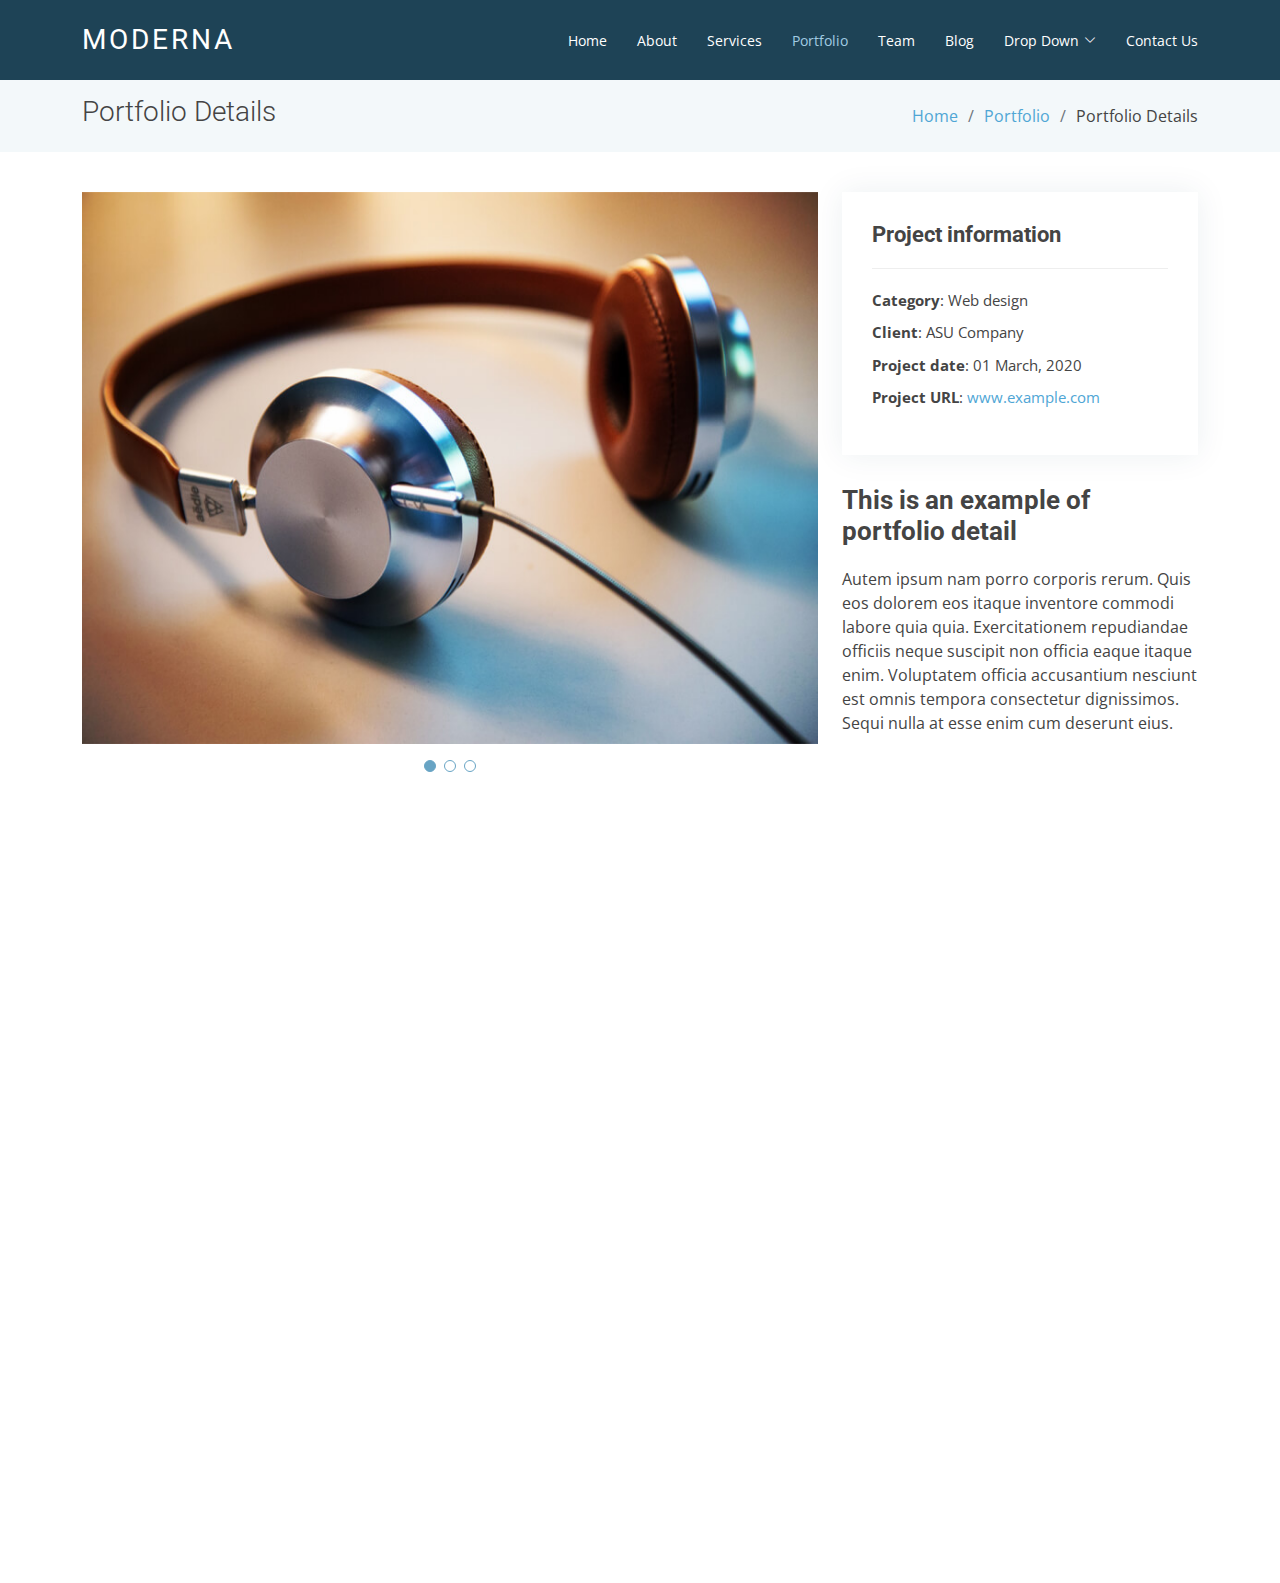
<file: portfolio-details.html>
<!DOCTYPE html>
<html lang="en">

<head>
  <meta charset="utf-8">
  <meta content="width=device-width, initial-scale=1.0" name="viewport">

  <title>Portfolio Details - Moderna Bootstrap Template</title>
  <meta content="" name="description">
  <meta content="" name="keywords">

  <!-- Favicons -->
  <link href="assets/img/favicon.png" rel="icon">
  <link href="assets/img/apple-touch-icon.png" rel="apple-touch-icon">

  <!-- Google Fonts -->
  <link href="https://fonts.googleapis.com/css?family=Open+Sans:300,300i,400,400i,600,600i,700,700i|Roboto:300,300i,400,400i,500,500i,700,700i&display=swap" rel="stylesheet">

  <!-- Vendor CSS Files -->
  <link href="assets/vendor/animate.css/animate.min.css" rel="stylesheet">
  <link href="assets/vendor/aos/aos.css" rel="stylesheet">
  <link href="assets/vendor/bootstrap/css/bootstrap.min.css" rel="stylesheet">
  <link href="assets/vendor/bootstrap-icons/bootstrap-icons.css" rel="stylesheet">
  <link href="assets/vendor/boxicons/css/boxicons.min.css" rel="stylesheet">
  <link href="assets/vendor/glightbox/css/glightbox.min.css" rel="stylesheet">
  <link href="assets/vendor/swiper/swiper-bundle.min.css" rel="stylesheet">

  <!-- Template Main CSS File -->
  <link href="assets/css/style.css" rel="stylesheet">

  <!-- =======================================================
  * Template Name: Moderna - v4.11.0
  * Template URL: https://bootstrapmade.com/free-bootstrap-template-corporate-moderna/
  * Author: BootstrapMade.com
  * License: https://bootstrapmade.com/license/
  ======================================================== -->
</head>

<body>

  <!-- ======= Header ======= -->
  <header id="header" class="fixed-top d-flex align-items-center ">
    <div class="container d-flex justify-content-between align-items-center">

      <div class="logo">
        <h1 class="text-light"><a href="index.html"><span>Moderna</span></a></h1>
        <!-- Uncomment below if you prefer to use an image logo -->
        <!-- <a href="index.html"><img src="assets/img/logo.png" alt="" class="img-fluid"></a>-->
      </div>

      <nav id="navbar" class="navbar">
        <ul>
          <li><a class="" href="index.html">Home</a></li>
          <li><a href="about.html">About</a></li>
          <li><a href="services.html">Services</a></li>
          <li><a class="active" href="portfolio.html">Portfolio</a></li>
          <li><a href="team.html">Team</a></li>
          <li><a href="blog.html">Blog</a></li>
          <li class="dropdown"><a href="#"><span>Drop Down</span> <i class="bi bi-chevron-down"></i></a>
            <ul>
              <li><a href="#">Drop Down 1</a></li>
              <li class="dropdown"><a href="#"><span>Deep Drop Down</span> <i class="bi bi-chevron-right"></i></a>
                <ul>
                  <li><a href="#">Deep Drop Down 1</a></li>
                  <li><a href="#">Deep Drop Down 2</a></li>
                  <li><a href="#">Deep Drop Down 3</a></li>
                  <li><a href="#">Deep Drop Down 4</a></li>
                  <li><a href="#">Deep Drop Down 5</a></li>
                </ul>
              </li>
              <li><a href="#">Drop Down 2</a></li>
              <li><a href="#">Drop Down 3</a></li>
              <li><a href="#">Drop Down 4</a></li>
            </ul>
          </li>
          <li><a href="contact.html">Contact Us</a></li>
        </ul>
        <i class="bi bi-list mobile-nav-toggle"></i>
      </nav><!-- .navbar -->

    </div>
  </header><!-- End Header -->

  <main id="main">

    <!-- ======= Our Portfolio Section ======= -->
    <section class="breadcrumbs">
      <div class="container">

        <div class="d-flex justify-content-between align-items-center">
          <h2>Portfolio Details</h2>
          <ol>
            <li><a href="index.html">Home</a></li>
            <li><a href="portfolio.html">Portfolio</a></li>
            <li>Portfolio Details</li>
          </ol>
        </div>

      </div>
    </section><!-- End Our Portfolio Section -->

    <!-- ======= Portfolio Details Section ======= -->
    <section id="portfolio-details" class="portfolio-details">
      <div class="container">

        <div class="row gy-4">

          <div class="col-lg-8">
            <div class="portfolio-details-slider swiper">
              <div class="swiper-wrapper align-items-center">

                <div class="swiper-slide">
                  <img src="assets/img/portfolio/portfolio-1.jpg" alt="">
                </div>

                <div class="swiper-slide">
                  <img src="assets/img/portfolio/portfolio-2.jpg" alt="">
                </div>

                <div class="swiper-slide">
                  <img src="assets/img/portfolio/portfolio-3.jpg" alt="">
                </div>

              </div>
              <div class="swiper-pagination"></div>
            </div>
          </div>

          <div class="col-lg-4">
            <div class="portfolio-info">
              <h3>Project information</h3>
              <ul>
                <li><strong>Category</strong>: Web design</li>
                <li><strong>Client</strong>: ASU Company</li>
                <li><strong>Project date</strong>: 01 March, 2020</li>
                <li><strong>Project URL</strong>: <a href="#">www.example.com</a></li>
              </ul>
            </div>
            <div class="portfolio-description">
              <h2>This is an example of portfolio detail</h2>
              <p>
                Autem ipsum nam porro corporis rerum. Quis eos dolorem eos itaque inventore commodi labore quia quia. Exercitationem repudiandae officiis neque suscipit non officia eaque itaque enim. Voluptatem officia accusantium nesciunt est omnis tempora consectetur dignissimos. Sequi nulla at esse enim cum deserunt eius.
              </p>
            </div>
          </div>

        </div>

      </div>
    </section><!-- End Portfolio Details Section -->

  </main><!-- End #main -->

  <!-- ======= Footer ======= -->
  <footer id="footer" data-aos="fade-up" data-aos-easing="ease-in-out" data-aos-duration="500">

    <div class="footer-newsletter">
      <div class="container">
        <div class="row">
          <div class="col-lg-6">
            <h4>Our Newsletter</h4>
            <p>Tamen quem nulla quae legam multos aute sint culpa legam noster magna</p>
          </div>
          <div class="col-lg-6">
            <form action="" method="post">
              <input type="email" name="email"><input type="submit" value="Subscribe">
            </form>
          </div>
        </div>
      </div>
    </div>

    <div class="footer-top">
      <div class="container">
        <div class="row">

          <div class="col-lg-3 col-md-6 footer-links">
            <h4>Useful Links</h4>
            <ul>
              <li><i class="bx bx-chevron-right"></i> <a href="#">Home</a></li>
              <li><i class="bx bx-chevron-right"></i> <a href="#">About us</a></li>
              <li><i class="bx bx-chevron-right"></i> <a href="#">Services</a></li>
              <li><i class="bx bx-chevron-right"></i> <a href="#">Terms of service</a></li>
              <li><i class="bx bx-chevron-right"></i> <a href="#">Privacy policy</a></li>
            </ul>
          </div>

          <div class="col-lg-3 col-md-6 footer-links">
            <h4>Our Services</h4>
            <ul>
              <li><i class="bx bx-chevron-right"></i> <a href="#">Web Design</a></li>
              <li><i class="bx bx-chevron-right"></i> <a href="#">Web Development</a></li>
              <li><i class="bx bx-chevron-right"></i> <a href="#">Product Management</a></li>
              <li><i class="bx bx-chevron-right"></i> <a href="#">Marketing</a></li>
              <li><i class="bx bx-chevron-right"></i> <a href="#">Graphic Design</a></li>
            </ul>
          </div>

          <div class="col-lg-3 col-md-6 footer-contact">
            <h4>Contact Us</h4>
            <p>
              A108 Adam Street <br>
              New York, NY 535022<br>
              United States <br><br>
              <strong>Phone:</strong> +1 5589 55488 55<br>
              <strong>Email:</strong> info@example.com<br>
            </p>

          </div>

          <div class="col-lg-3 col-md-6 footer-info">
            <h3>About Moderna</h3>
            <p>Cras fermentum odio eu feugiat lide par naso tierra. Justo eget nada terra videa magna derita valies darta donna mare fermentum iaculis eu non diam phasellus.</p>
            <div class="social-links mt-3">
              <a href="#" class="twitter"><i class="bx bxl-twitter"></i></a>
              <a href="#" class="facebook"><i class="bx bxl-facebook"></i></a>
              <a href="#" class="instagram"><i class="bx bxl-instagram"></i></a>
              <a href="#" class="linkedin"><i class="bx bxl-linkedin"></i></a>
            </div>
          </div>

        </div>
      </div>
    </div>

    <div class="container">
      <div class="copyright">
        &copy; Copyright <strong><span>Moderna</span></strong>. All Rights Reserved
      </div>
      <div class="credits">
        <!-- All the links in the footer should remain intact. -->
        <!-- You can delete the links only if you purchased the pro version. -->
        <!-- Licensing information: https://bootstrapmade.com/license/ -->
        <!-- Purchase the pro version with working PHP/AJAX contact form: https://bootstrapmade.com/free-bootstrap-template-corporate-moderna/ -->
        Designed by <a href="https://bootstrapmade.com/">BootstrapMade</a>
      </div>
    </div>
  </footer><!-- End Footer -->

  <a href="#" class="back-to-top d-flex align-items-center justify-content-center"><i class="bi bi-arrow-up-short"></i></a>

  <!-- Vendor JS Files -->
  <script src="assets/vendor/purecounter/purecounter_vanilla.js"></script>
  <script src="assets/vendor/aos/aos.js"></script>
  <script src="assets/vendor/bootstrap/js/bootstrap.bundle.min.js"></script>
  <script src="assets/vendor/glightbox/js/glightbox.min.js"></script>
  <script src="assets/vendor/isotope-layout/isotope.pkgd.min.js"></script>
  <script src="assets/vendor/swiper/swiper-bundle.min.js"></script>
  <script src="assets/vendor/waypoints/noframework.waypoints.js"></script>
  <script src="assets/vendor/php-email-form/validate.js"></script>

  <!-- Template Main JS File -->
  <script src="assets/js/main.js"></script>

</body>

</html>
</file>
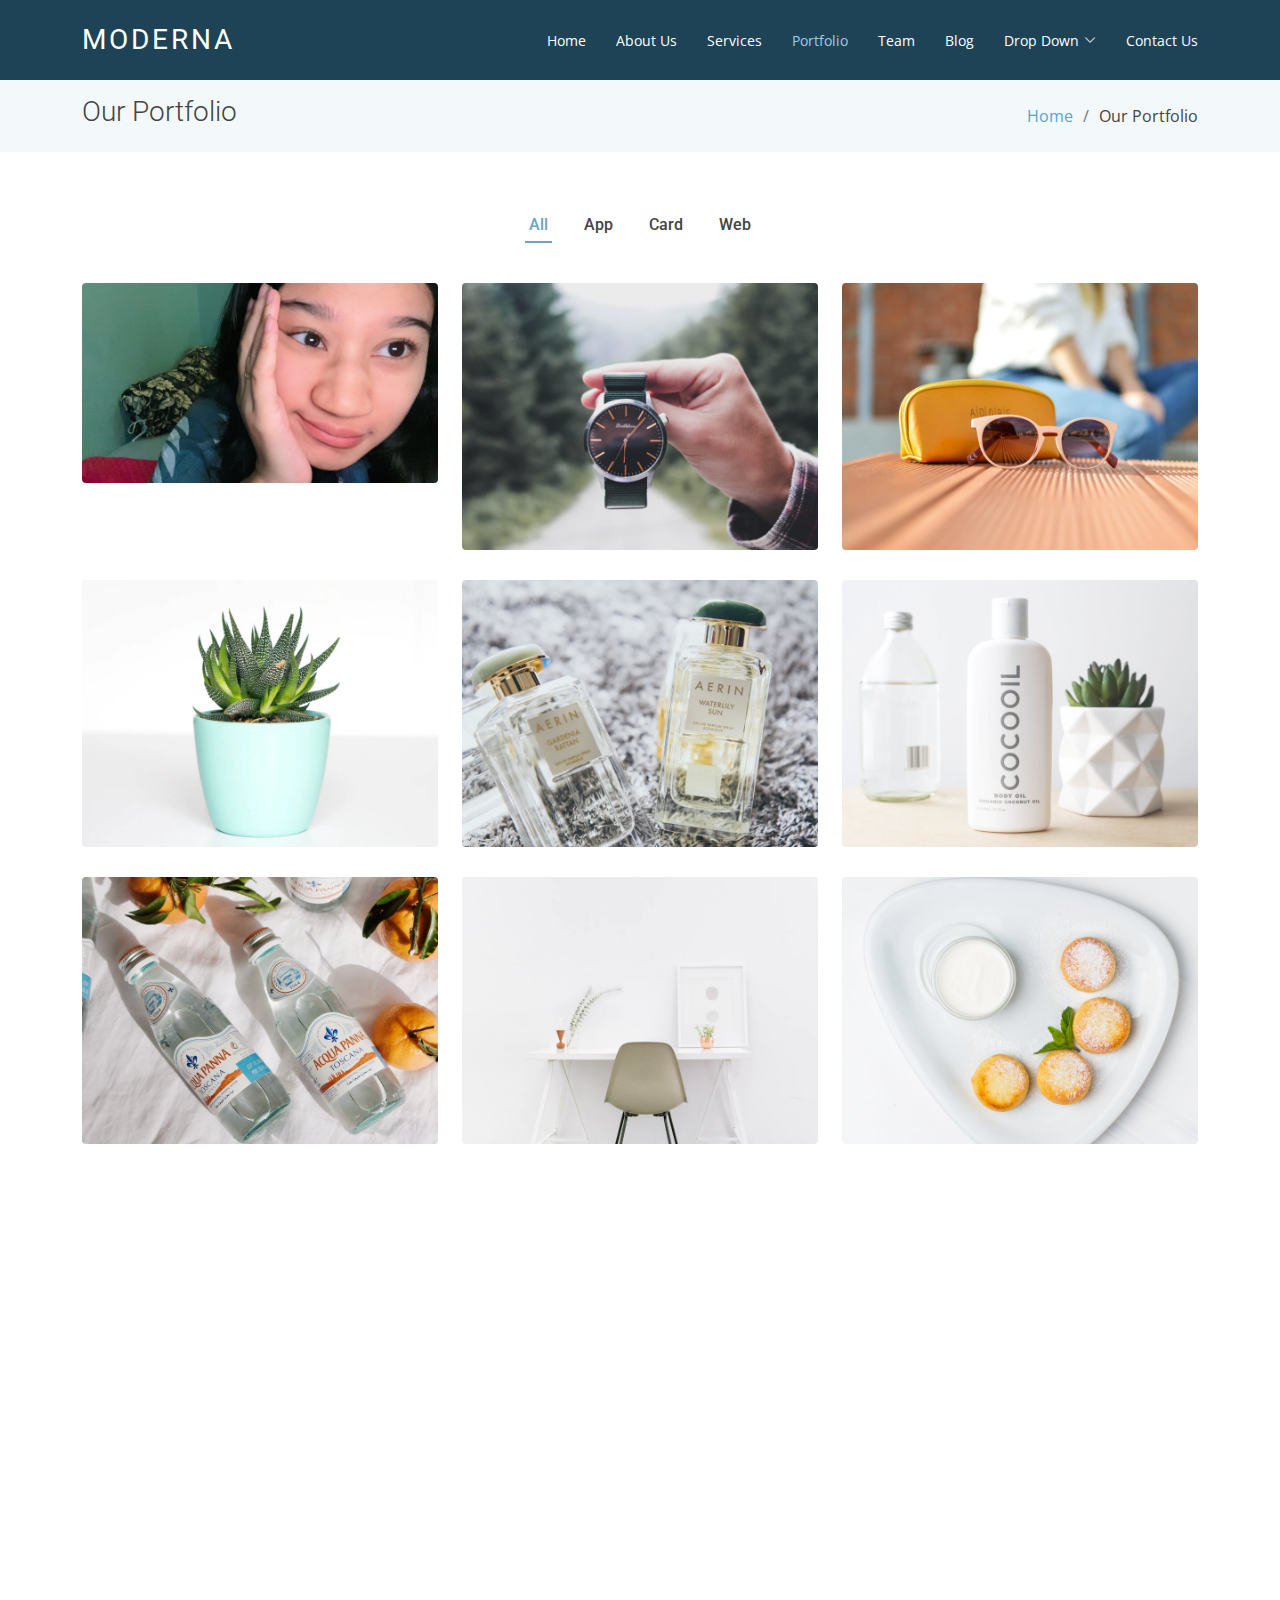
<file: portfolio.html>
<!DOCTYPE html>
<html lang="en">

<head>
  <meta charset="utf-8">
  <meta content="width=device-width, initial-scale=1.0" name="viewport">

  <title>Portfolio - Moderna Bootstrap Template</title>
  <meta content="" name="description">
  <meta content="" name="keywords">

  <!-- Favicons -->
  <link href="assets/img/favicon.png" rel="icon">
  <link href="assets/img/apple-touch-icon.png" rel="apple-touch-icon">

  <!-- Google Fonts -->
  <link href="https://fonts.googleapis.com/css?family=Open+Sans:300,300i,400,400i,600,600i,700,700i|Roboto:300,300i,400,400i,500,500i,700,700i&display=swap" rel="stylesheet">

  <!-- Vendor CSS Files -->
  <link href="assets/vendor/animate.css/animate.min.css" rel="stylesheet">
  <link href="assets/vendor/aos/aos.css" rel="stylesheet">
  <link href="assets/vendor/bootstrap/css/bootstrap.min.css" rel="stylesheet">
  <link href="assets/vendor/bootstrap-icons/bootstrap-icons.css" rel="stylesheet">
  <link href="assets/vendor/boxicons/css/boxicons.min.css" rel="stylesheet">
  <link href="assets/vendor/glightbox/css/glightbox.min.css" rel="stylesheet">
  <link href="assets/vendor/swiper/swiper-bundle.min.css" rel="stylesheet">

  <!-- Template Main CSS File -->
  <link href="assets/css/style.css" rel="stylesheet">

  <!-- =======================================================
  * Template Name: Moderna - v4.11.0
  * Template URL: https://bootstrapmade.com/free-bootstrap-template-corporate-moderna/
  * Author: BootstrapMade.com
  * License: https://bootstrapmade.com/license/
  ======================================================== -->
</head>

<body>

  <!-- ======= Header ======= -->
  <header id="header" class="fixed-top d-flex align-items-center ">
    <div class="container d-flex justify-content-between align-items-center">

      <div class="logo">
        <h1 class="text-light"><a href="index.html"><span>Moderna</span></a></h1>
        <!-- Uncomment below if you prefer to use an image logo -->
        <!-- <a href="index.html"><img src="assets/img/logo.png" alt="" class="img-fluid"></a>-->
      </div>

      <nav id="navbar" class="navbar">
        <ul>
          <li><a class="" href="index.html">Home</a></li>
          <li><a href="about.html">About Us</a></li>
          <li><a href="services.html">Services</a></li>
          <li><a class="active" href="portfolio.html">Portfolio</a></li>
          <li><a href="team.html">Team</a></li>
          <li><a href="blog.html">Blog</a></li>
          <li class="dropdown"><a href="#"><span>Drop Down</span> <i class="bi bi-chevron-down"></i></a>
            <ul>
              <li><a href="#">Drop Down 1</a></li>
              <li class="dropdown"><a href="#"><span>Deep Drop Down</span> <i class="bi bi-chevron-right"></i></a>
                <ul>
                  <li><a href="#">Deep Drop Down 1</a></li>
                  <li><a href="#">Deep Drop Down 2</a></li>
                  <li><a href="#">Deep Drop Down 3</a></li>
                  <li><a href="#">Deep Drop Down 4</a></li>
                  <li><a href="#">Deep Drop Down 5</a></li>
                </ul>
              </li>
              <li><a href="#">Drop Down 2</a></li>
              <li><a href="#">Drop Down 3</a></li>
              <li><a href="#">Drop Down 4</a></li>
            </ul>
          </li>
          <li><a href="contact.html">Contact Us</a></li>
        </ul>
        <i class="bi bi-list mobile-nav-toggle"></i>
      </nav><!-- .navbar -->

    </div>
  </header><!-- End Header -->

  <main id="main">

    <!-- ======= Our Portfolio Section ======= -->
    <section class="breadcrumbs">
      <div class="container">

        <div class="d-flex justify-content-between align-items-center">
          <h2>Our Portfolio</h2>
          <ol>
            <li><a href="index.html">Home</a></li>
            <li>Our Portfolio</li>
          </ol>
        </div>

      </div>
    </section><!-- End Our Portfolio Section -->

    <!-- ======= Portfolio Section ======= -->
    <section class="portfolio">
      <div class="container">

        <div class="row">
          <div class="col-lg-12">
            <ul id="portfolio-flters">
              <li data-filter="*" class="filter-active">All</li>
              <li data-filter=".filter-app">App</li>
              <li data-filter=".filter-card">Card</li>
              <li data-filter=".filter-web">Web</li>
            </ul>
          </div>
        </div>

        <div class="row portfolio-container" data-aos="fade-up" data-aos-easing="ease-in-out" data-aos-duration="500">

          <div class="col-lg-4 col-md-6 portfolio-wrap filter-app">
            <div class="portfolio-item">
              <img src="assets/img/lima.jpeg" class="img-fluid" alt="">
              <div class="portfolio-info">
                <h3>Ini lucuuu bangett </h3>
                <div> 
                </div>
              </div>
            </div>
          </div>

          <div class="col-lg-4 col-md-6 portfolio-wrap filter-web">
            <div class="portfolio-item">
              <img src="assets/img/portfolio/portfolio-2.jpg" class="img-fluid" alt="">
              <div class="portfolio-info">
                <h3>Web 3</h3>
                <div>
                  <a href="assets/img/portfolio/portfolio-2.jpg" data-gallery="portfolioGallery" class="portfolio-lightbox" title="Web 3"><i class="bx bx-plus"></i></a>
                  <a href="portfolio-details.html" title="Portfolio Details"><i class="bx bx-link"></i></a>
                </div>
              </div>
            </div>
          </div>

          <div class="col-lg-4 col-md-6 portfolio-wrap filter-app">
            <div class="portfolio-item">
              <img src="assets/img/portfolio/portfolio-3.jpg" class="img-fluid" alt="">
              <div class="portfolio-info">
                <h3>App 2</h3>
                <div>
                  <a href="assets/img/portfolio/portfolio-3.jpg" data-gallery="portfolioGallery" class="portfolio-lightbox" title="App 2"><i class="bx bx-plus"></i></a>
                  <a href="portfolio-details.html" title="Portfolio Details"><i class="bx bx-link"></i></a>
                </div>
              </div>
            </div>
          </div>

          <div class="col-lg-4 col-md-6 portfolio-wrap filter-card">
            <div class="portfolio-item">
              <img src="assets/img/portfolio/portfolio-4.jpg" class="img-fluid" alt="">
              <div class="portfolio-info">
                <h3>Card 2</h3>
                <div>
                  <a href="assets/img/portfolio/portfolio-4.jpg" data-gallery="portfolioGallery" class="portfolio-lightbox" title="Card 2"><i class="bx bx-plus"></i></a>
                  <a href="portfolio-details.html" title="Portfolio Details"><i class="bx bx-link"></i></a>
                </div>
              </div>
            </div>
          </div>

          <div class="col-lg-4 col-md-6 portfolio-wrap filter-web">
            <div class="portfolio-item">
              <img src="assets/img/portfolio/portfolio-5.jpg" class="img-fluid" alt="">
              <div class="portfolio-info">
                <h3>Web 2</h3>
                <div>
                  <a href="assets/img/portfolio/portfolio-5.jpg" data-gallery="portfolioGallery" class="portfolio-lightbox" title="Web 2"><i class="bx bx-plus"></i></a>
                  <a href="portfolio-details.html" title="Portfolio Details"><i class="bx bx-link"></i></a>
                </div>
              </div>
            </div>
          </div>

          <div class="col-lg-4 col-md-6 portfolio-wrap filter-app">
            <div class="portfolio-item">
              <img src="assets/img/portfolio/portfolio-6.jpg" class="img-fluid" alt="">
              <div class="portfolio-info">
                <h3>App 3</h3>
                <div>
                  <a href="assets/img/portfolio/portfolio-6.jpg" data-gallery="portfolioGallery" class="portfolio-lightbox" title="App 3"><i class="bx bx-plus"></i></a>
                  <a href="portfolio-details.html" title="Portfolio Details"><i class="bx bx-link"></i></a>
                </div>
              </div>
            </div>
          </div>

          <div class="col-lg-4 col-md-6 portfolio-wrap filter-card">
            <div class="portfolio-item">
              <img src="assets/img/portfolio/portfolio-7.jpg" class="img-fluid" alt="">
              <div class="portfolio-info">
                <h3>Card 1</h3>
                <div>
                  <a href="assets/img/portfolio/portfolio-7.jpg" data-gallery="portfolioGallery" class="portfolio-lightbox" title="Card 1"><i class="bx bx-plus"></i></a>
                  <a href="portfolio-details.html" title="Portfolio Details"><i class="bx bx-link"></i></a>
                </div>
              </div>
            </div>
          </div>

          <div class="col-lg-4 col-md-6 portfolio-wrap filter-card">
            <div class="portfolio-item">
              <img src="assets/img/portfolio/portfolio-8.jpg" class="img-fluid" alt="">
              <div class="portfolio-info">
                <h3>Card 3</h3>
                <div>
                  <a href="assets/img/portfolio/portfolio-8.jpg" data-gallery="portfolioGallery" class="portfolio-lightbox" title="Card 3"><i class="bx bx-plus"></i></a>
                  <a href="portfolio-details.html" title="Portfolio Details"><i class="bx bx-link"></i></a>
                </div>
              </div>
            </div>
          </div>

          <div class="col-lg-4 col-md-6 portfolio-wrap filter-web">
            <div class="portfolio-item">
              <img src="assets/img/portfolio/portfolio-9.jpg" class="img-fluid" alt="">
              <div class="portfolio-info">
                <h3>Web 1</h3>
                <div>
                  <a href="assets/img/portfolio/portfolio-9.jpg" data-gallery="portfolioGallery" class="portfolio-lightbox" title="Web 1"><i class="bx bx-plus"></i></a>
                  <a href="portfolio-details.html" title="Portfolio Details"><i class="bx bx-link"></i></a>
                </div>
              </div>
            </div>
          </div>

        </div>

      </div>
    </section><!-- End Portfolio Section -->

  </main><!-- End #main -->

  <!-- ======= Footer ======= -->
  <footer id="footer" data-aos="fade-up" data-aos-easing="ease-in-out" data-aos-duration="500">

    <div class="footer-newsletter">
      <div class="container">
        <div class="row">
          <div class="col-lg-6">
            <h4>Our Newsletter</h4>
            <p>Tamen quem nulla quae legam multos aute sint culpa legam noster magna</p>
          </div>
          <div class="col-lg-6">
            <form action="" method="post">
              <input type="email" name="email"><input type="submit" value="Subscribe">
            </form>
          </div>
        </div>
      </div>
    </div>

    <div class="footer-top">
      <div class="container">
        <div class="row">

          <div class="col-lg-3 col-md-6 footer-links">
            <h4>Useful Links</h4>
            <ul>
              <li><i class="bx bx-chevron-right"></i> <a href="#">Home</a></li>
              <li><i class="bx bx-chevron-right"></i> <a href="#">About us</a></li>
              <li><i class="bx bx-chevron-right"></i> <a href="#">Services</a></li>
              <li><i class="bx bx-chevron-right"></i> <a href="#">Terms of service</a></li>
              <li><i class="bx bx-chevron-right"></i> <a href="#">Privacy policy</a></li>
            </ul>
          </div>

          <div class="col-lg-3 col-md-6 footer-links">
            <h4>Our Services</h4>
            <ul>
              <li><i class="bx bx-chevron-right"></i> <a href="#">Web Design</a></li>
              <li><i class="bx bx-chevron-right"></i> <a href="#">Web Development</a></li>
              <li><i class="bx bx-chevron-right"></i> <a href="#">Product Management</a></li>
              <li><i class="bx bx-chevron-right"></i> <a href="#">Marketing</a></li>
              <li><i class="bx bx-chevron-right"></i> <a href="#">Graphic Design</a></li>
            </ul>
          </div>

          <div class="col-lg-3 col-md-6 footer-contact">
            <h4>Contact Us</h4>
            <p>
              A108 Adam Street <br>
              New York, NY 535022<br>
              United States <br><br>
              <strong>Phone:</strong> +1 5589 55488 55<br>
              <strong>Email:</strong> info@example.com<br>
            </p>

          </div>

          <div class="col-lg-3 col-md-6 footer-info">
            <h3>About Moderna</h3>
            <p>Cras fermentum odio eu feugiat lide par naso tierra. Justo eget nada terra videa magna derita valies darta donna mare fermentum iaculis eu non diam phasellus.</p>
            <div class="social-links mt-3">
              <a href="#" class="twitter"><i class="bx bxl-twitter"></i></a>
              <a href="#" class="facebook"><i class="bx bxl-facebook"></i></a>
              <a href="#" class="instagram"><i class="bx bxl-instagram"></i></a>
              <a href="#" class="linkedin"><i class="bx bxl-linkedin"></i></a>
            </div>
          </div>

        </div>
      </div>
    </div>

    <div class="container">
      <div class="copyright">
        &copy; Copyright <strong><span>Moderna</span></strong>. All Rights Reserved
      </div>
      <div class="credits">
        <!-- All the links in the footer should remain intact. -->
        <!-- You can delete the links only if you purchased the pro version. -->
        <!-- Licensing information: https://bootstrapmade.com/license/ -->
        <!-- Purchase the pro version with working PHP/AJAX contact form: https://bootstrapmade.com/free-bootstrap-template-corporate-moderna/ -->
        Designed by <a href="https://bootstrapmade.com/">BootstrapMade</a>
      </div>
    </div>
  </footer><!-- End Footer -->

  <a href="#" class="back-to-top d-flex align-items-center justify-content-center"><i class="bi bi-arrow-up-short"></i></a>

  <!-- Vendor JS Files -->
  <script src="assets/vendor/purecounter/purecounter_vanilla.js"></script>
  <script src="assets/vendor/aos/aos.js"></script>
  <script src="assets/vendor/bootstrap/js/bootstrap.bundle.min.js"></script>
  <script src="assets/vendor/glightbox/js/glightbox.min.js"></script>
  <script src="assets/vendor/isotope-layout/isotope.pkgd.min.js"></script>
  <script src="assets/vendor/swiper/swiper-bundle.min.js"></script>
  <script src="assets/vendor/waypoints/noframework.waypoints.js"></script>
  <script src="assets/vendor/php-email-form/validate.js"></script>

  <!-- Template Main JS File -->
  <script src="assets/js/main.js"></script>

</body>

</html>
</file>
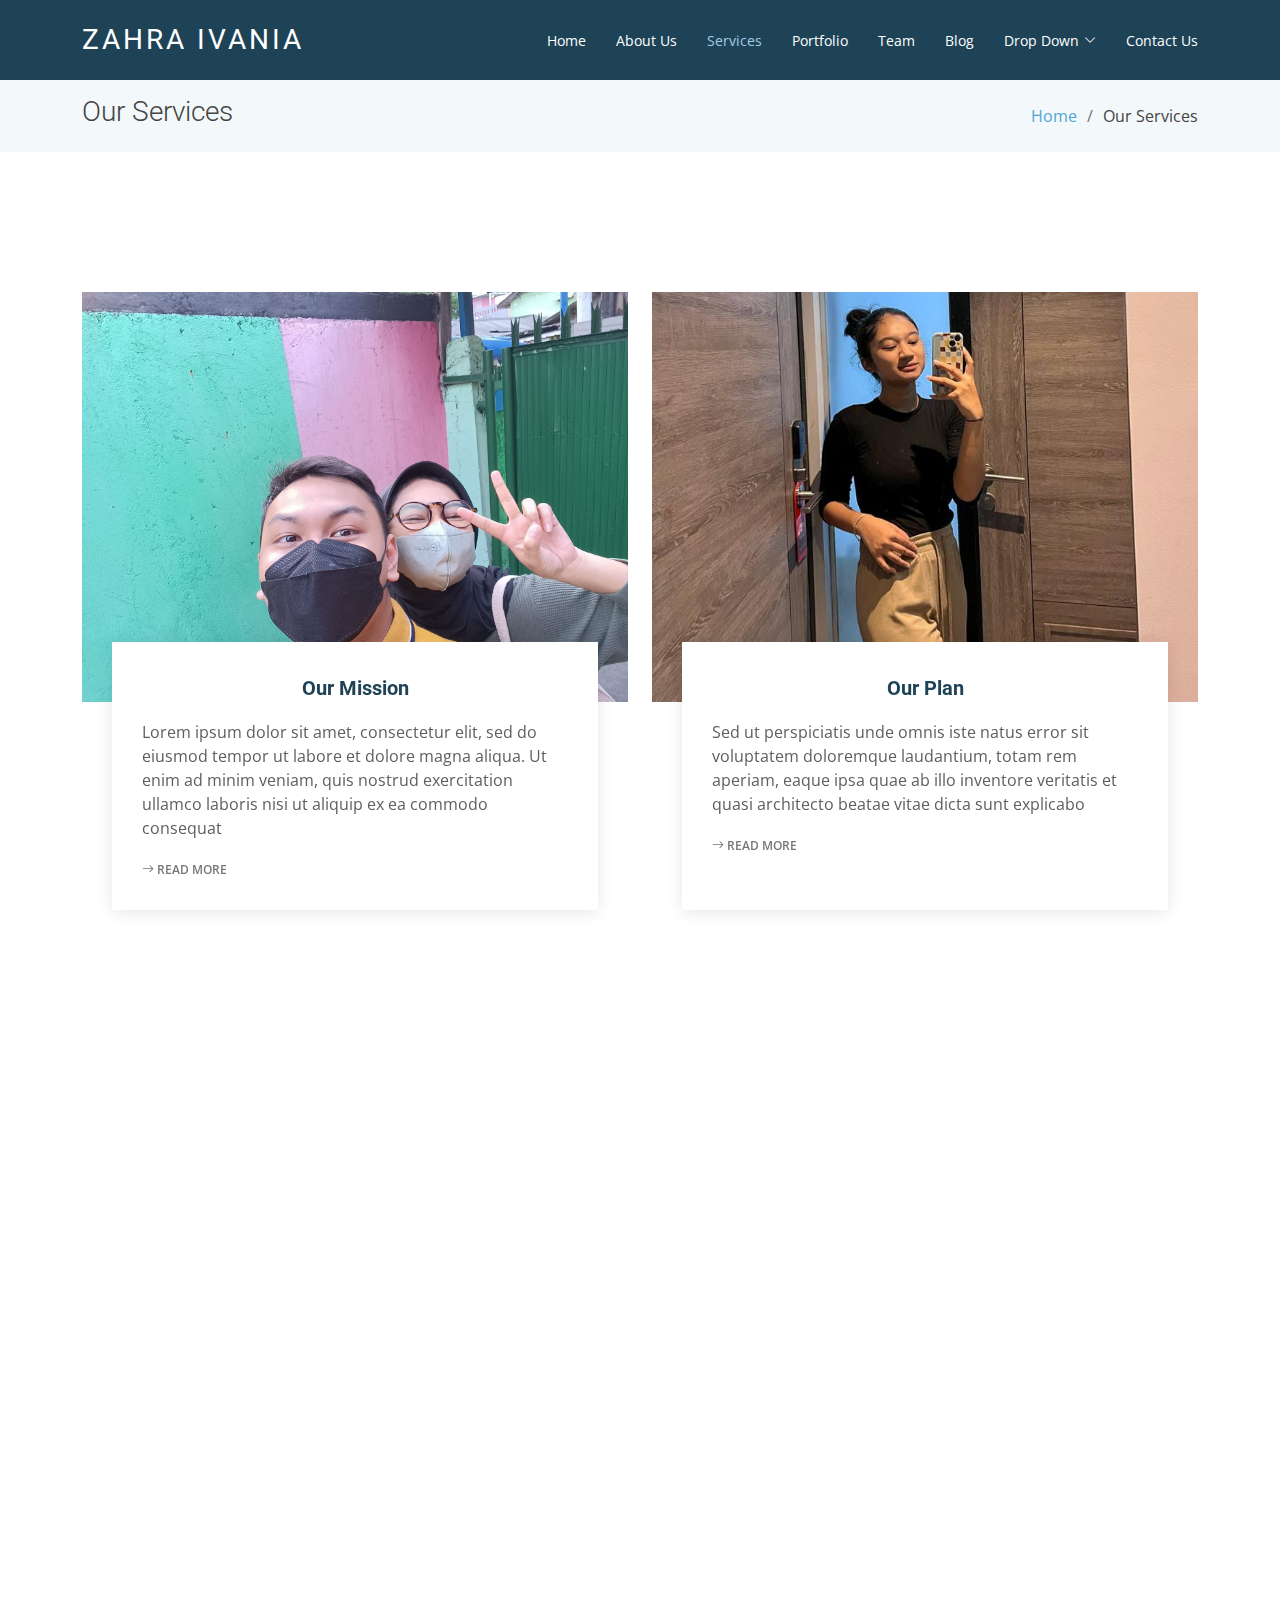
<file: services.html>
<!DOCTYPE html>
<html lang="en">

<head>
  <meta charset="utf-8">
  <meta content="width=device-width, initial-scale=1.0" name="viewport">

  <title>Services - Moderna Bootstrap Template</title>
  <meta content="" name="description">
  <meta content="" name="keywords">

  <!-- Favicons -->
  <link href="assets/img/favicon.png" rel="icon">
  <link href="assets/img/apple-touch-icon.png" rel="apple-touch-icon">

  <!-- Google Fonts -->
  <link href="https://fonts.googleapis.com/css?family=Open+Sans:300,300i,400,400i,600,600i,700,700i|Roboto:300,300i,400,400i,500,500i,700,700i&display=swap" rel="stylesheet">

  <!-- Vendor CSS Files -->
  <link href="assets/vendor/animate.css/animate.min.css" rel="stylesheet">
  <link href="assets/vendor/aos/aos.css" rel="stylesheet">
  <link href="assets/vendor/bootstrap/css/bootstrap.min.css" rel="stylesheet">
  <link href="assets/vendor/bootstrap-icons/bootstrap-icons.css" rel="stylesheet">
  <link href="assets/vendor/boxicons/css/boxicons.min.css" rel="stylesheet">
  <link href="assets/vendor/glightbox/css/glightbox.min.css" rel="stylesheet">
  <link href="assets/vendor/swiper/swiper-bundle.min.css" rel="stylesheet">

  <!-- Template Main CSS File -->
  <link href="assets/css/style.css" rel="stylesheet">

  <!-- =======================================================
  * Template Name: Moderna - v4.11.0
  * Template URL: https://bootstrapmade.com/free-bootstrap-template-corporate-moderna/
  * Author: BootstrapMade.com
  * License: https://bootstrapmade.com/license/
  ======================================================== -->
</head>

<body>

  <!-- ======= Header ======= -->
  <header id="header" class="fixed-top d-flex align-items-center ">
    <div class="container d-flex justify-content-between align-items-center">

      <div class="logo">
        <h1 class="text-light"><a href="index.html"><span>ZAHRA IVANIA</span></a></h1>
        <!-- Uncomment below if you prefer to use an image logo -->
        <!-- <a href="index.html"><img src="assets/img/logo.png" alt="" class="img-fluid"></a>-->
      </div>

      <nav id="navbar" class="navbar">
        <ul>
          <li><a class="" href="index.html">Home</a></li>
          <li><a href="about.html">About Us</a></li>
          <li><a class="active" href="services.html">Services</a></li>
          <li><a href="portfolio.html">Portfolio</a></li>
          <li><a href="team.html">Team</a></li>
          <li><a href="blog.html">Blog</a></li>
          <li class="dropdown"><a href="#"><span>Drop Down</span> <i class="bi bi-chevron-down"></i></a>
            <ul>
              <li><a href="#">Drop Down 1</a></li>
              <li class="dropdown"><a href="#"><span>Deep Drop Down</span> <i class="bi bi-chevron-right"></i></a>
                <ul>
                  <li><a href="#">Deep Drop Down 1</a></li>
                  <li><a href="#">Deep Drop Down 2</a></li>
                  <li><a href="#">Deep Drop Down 3</a></li>
                  <li><a href="#">Deep Drop Down 4</a></li>
                  <li><a href="#">Deep Drop Down 5</a></li>
                </ul>
              </li>
              <li><a href="#">Drop Down 2</a></li>
              <li><a href="#">Drop Down 3</a></li>
              <li><a href="#">Drop Down 4</a></li>
            </ul>
          </li>
          <li><a href="contact.html">Contact Us</a></li>
        </ul>
        <i class="bi bi-list mobile-nav-toggle"></i>
      </nav><!-- .navbar -->

    </div>
  </header><!-- End Header -->

  <main id="main">

    <!-- ======= Our Services Section ======= -->
    <section class="breadcrumbs">
      <div class="container">

        <div class="d-flex justify-content-between align-items-center">
          <h2>Our Services</h2>
          <ol>
            <li><a href="index.html">Home</a></li>
            <li>Our Services</li>
          </ol>
        </div>

      </div>
    </section><!-- End Our Services Section -->

    <!-- ======= Services Section ======= -->
    <section class="services">
      <div class="container">

        <!-- <div class="row">
          <div class="col-md-6 col-lg-3 d-flex align-items-stretch" data-aos="fade-up">
            <div class="icon-box icon-box-pink">
              <div class="icon"><i class="bx bxl-dribbble"></i></div>
              <h4 class="title"><a href="">Lorem Ipsum</a></h4>
              <p class="description">Voluptatum deleniti atque corrupti quos dolores et quas molestias excepturi sint occaecati cupiditate non provident</p>
            </div>
          </div>

          <div class="col-md-6 col-lg-3 d-flex align-items-stretch" data-aos="fade-up" data-aos-delay="100">
            <div class="icon-box icon-box-cyan">
              <div class="icon"><i class="bx bx-file"></i></div>
              <h4 class="title"><a href="">Sed ut perspiciatis</a></h4>
              <p class="description">Duis aute irure dolor in reprehenderit in voluptate velit esse cillum dolore eu fugiat nulla pariatur</p>
            </div>
          </div>

          <div class="col-md-6 col-lg-3 d-flex align-items-stretch" data-aos="fade-up" data-aos-delay="200">
            <div class="icon-box icon-box-green">
              <div class="icon"><i class="bx bx-tachometer"></i></div>
              <h4 class="title"><a href="">Magni Dolores</a></h4>
              <p class="description">Excepteur sint occaecat cupidatat non proident, sunt in culpa qui officia deserunt mollit anim id est laborum</p>
            </div>
          </div>

          <div class="col-md-6 col-lg-3 d-flex align-items-stretch" data-aos="fade-up" data-aos-delay="200">
            <div class="icon-box icon-box-blue">
              <div class="icon"><i class="bx bx-world"></i></div>
              <h4 class="title"><a href="">Nemo Enim</a></h4>
              <p class="description">At vero eos et accusamus et iusto odio dignissimos ducimus qui blanditiis praesentium voluptatum deleniti atque</p>
            </div>
          </div>

        </div> -->

      </div>
    </section><!-- End Services Section -->

    <!-- ======= Why Us Section ======= -->
    <!-- <section class="why-us section-bg" data-aos="fade-up" date-aos-delay="200">
      <div class="container">

        <div class="row">
          <div class="col-lg-6 video-box">
            <img src="assets/img/why-us.jpg" class="img-fluid" alt="">
            <a href="https://www.youtube.com/watch?v=jDDaplaOz7Q" class="venobox play-btn mb-4" data-vbtype="video" data-autoplay="true"></a>
          </div>

          <div class="col-lg-6 d-flex flex-column justify-content-center p-5">

            <div class="icon-box">
              <div class="icon"><i class="bx bx-fingerprint"></i></div>
              <h4 class="title"><a href="">Lorem Ipsum</a></h4>
              <p class="description">Voluptatum deleniti atque corrupti quos dolores et quas molestias excepturi sint occaecati cupiditate non provident</p>
            </div>

            <div class="icon-box">
              <div class="icon"><i class="bx bx-gift"></i></div>
              <h4 class="title"><a href="">Nemo Enim</a></h4>
              <p class="description">At vero eos et accusamus et iusto odio dignissimos ducimus qui blanditiis praesentium voluptatum deleniti atque</p>
            </div>

          </div>
        </div>

      </div> -->
    </section><!-- End Why Us Section -->

    <!-- ======= Service Details Section ======= -->
    <section class="service-details">
      <div class="container">

        <div class="row">
          <div class="col-md-6 d-flex align-items-stretch" data-aos="fade-up">
            <div class="card">
              <div class="card-img">
                <img src="assets/img/berdua.jpeg" alt="...">
              </div>
              <div class="card-body">
                <h5 class="card-title"><a href="#">Our Mission</a></h5>
                <p class="card-text">Lorem ipsum dolor sit amet, consectetur elit, sed do eiusmod tempor ut labore et dolore magna aliqua. Ut enim ad minim veniam, quis nostrud exercitation ullamco laboris nisi ut aliquip ex ea commodo consequat</p>
                <div class="read-more"><a href="#"><i class="bi bi-arrow-right"></i> Read More</a></div>
              </div>
            </div>
          </div>
          <div class="col-md-6 d-flex align-items-stretch" data-aos="fade-up">
            <div class="card">
              <div class="card-img">
                <img src="assets/img/empat.jpeg" alt="...">
              </div>
              <div class="card-body">
                <h5 class="card-title"><a href="#">Our Plan</a></h5>
                <p class="card-text">Sed ut perspiciatis unde omnis iste natus error sit voluptatem doloremque laudantium, totam rem aperiam, eaque ipsa quae ab illo inventore veritatis et quasi architecto beatae vitae dicta sunt explicabo</p>
                <div class="read-more"><a href="#"><i class="bi bi-arrow-right"></i> Read More</a></div>
              </div>
            </div>

          </div>
          <div class="col-md-6 d-flex align-items-stretch" data-aos="fade-up">
            <div class="card">
              <div class="card-img">
                <img src="assets/img/service-details-3.jpg" alt="...">
              </div>
              <div class="card-body">
                <h5 class="card-title"><a href="#">Our Vision</a></h5>
                <p class="card-text">Nemo enim ipsam voluptatem quia voluptas sit aut odit aut fugit, sed quia magni dolores eos qui ratione voluptatem sequi nesciunt Neque porro quisquam est, qui dolorem ipsum quia dolor sit amet</p>
                <div class="read-more"><a href="#"><i class="bi bi-arrow-right"></i> Read More</a></div>
              </div>
            </div>
          </div>
          <div class="col-md-6 d-flex align-items-stretch" data-aos="fade-up">
            <div class="card">
              <div class="card-img">
                <img src="assets/img/service-details-4.jpg" alt="...">
              </div>
              <div class="card-body">
                <h5 class="card-title"><a href="#">Our Care</a></h5>
                <p class="card-text">Nostrum eum sed et autem dolorum perspiciatis. Magni porro quisquam laudantium voluptatem. In molestiae earum ab sit esse voluptatem. Eos ipsam cumque ipsum officiis qui nihil aut incidunt aut</p>
                <div class="read-more"><a href="#"><i class="bi bi-arrow-right"></i> Read More</a></div>
              </div>
            </div>
          </div>
        </div>

      </div>
    </section><!-- End Service Details Section -->

    <!-- ======= Pricing Section ======= -->
    <section class="pricing section-bg" data-aos="fade-up">
      <div class="container">

        <div class="section-title">
          <h2>Pricing</h2>
          <p>Magnam dolores commodi suscipit. Necessitatibus eius consequatur ex aliquid fuga eum quidem. Sit sint consectetur velit. Quisquam quos quisquam cupiditate. Et nemo qui impedit suscipit alias ea. Quia fugiat sit in iste officiis commodi quidem hic quas.</p>
        </div>

        <div class="row no-gutters">

          <div class="col-lg-4 box">
            <h3>Free</h3>
            <h4>$0<span>per month</span></h4>
            <ul>
              <li><i class="bx bx-check"></i> Quam adipiscing vitae proin</li>
              <li><i class="bx bx-check"></i> Nec feugiat nisl pretium</li>
              <li><i class="bx bx-check"></i> Nulla at volutpat diam uteera</li>
              <li class="na"><i class="bx bx-x"></i> <span>Pharetra massa massa ultricies</span></li>
              <li class="na"><i class="bx bx-x"></i> <span>Massa ultricies mi quis hendrerit</span></li>
            </ul>
            <a href="#" class="get-started-btn">Get Started</a>
          </div>

          <div class="col-lg-4 box featured">
            <h3>Business</h3>
            <h4>$29<span>per month</span></h4>
            <ul>
              <li><i class="bx bx-check"></i> Quam adipiscing vitae proin</li>
              <li><i class="bx bx-check"></i> Nec feugiat nisl pretium</li>
              <li><i class="bx bx-check"></i> Nulla at volutpat diam uteera</li>
              <li><i class="bx bx-check"></i> Pharetra massa massa ultricies</li>
              <li><i class="bx bx-check"></i> Massa ultricies mi quis hendrerit</li>
            </ul>
            <a href="#" class="get-started-btn">Get Started</a>
          </div>

          <div class="col-lg-4 box">
            <h3>Developer</h3>
            <h4>$49<span>per month</span></h4>
            <ul>
              <li><i class="bx bx-check"></i> Quam adipiscing vitae proin</li>
              <li><i class="bx bx-check"></i> Nec feugiat nisl pretium</li>
              <li><i class="bx bx-check"></i> Nulla at volutpat diam uteera</li>
              <li><i class="bx bx-check"></i> Pharetra massa massa ultricies</li>
              <li><i class="bx bx-check"></i> Massa ultricies mi quis hendrerit</li>
            </ul>
            <a href="#" class="get-started-btn">Get Started</a>
          </div>

        </div>

      </div>
    </section><!-- End Pricing Section -->

  </main><!-- End #main -->

  <!-- ======= Footer ======= -->
  <footer id="footer" data-aos="fade-up" data-aos-easing="ease-in-out" data-aos-duration="500">

    <div class="footer-newsletter">
      <div class="container">
        <div class="row">
          <div class="col-lg-6">
            <h4>Our Newsletter</h4>
            <p>Tamen quem nulla quae legam multos aute sint culpa legam noster magna</p>
          </div>
          <div class="col-lg-6">
            <form action="" method="post">
              <input type="email" name="email"><input type="submit" value="Subscribe">
            </form>
          </div>
        </div>
      </div>
    </div>

    <div class="footer-top">
      <div class="container">
        <div class="row">

          <div class="col-lg-3 col-md-6 footer-links">
            <h4>Useful Links</h4>
            <ul>
              <li><i class="bx bx-chevron-right"></i> <a href="#">Home</a></li>
              <li><i class="bx bx-chevron-right"></i> <a href="#">About us</a></li>
              <li><i class="bx bx-chevron-right"></i> <a href="#">Services</a></li>
              <li><i class="bx bx-chevron-right"></i> <a href="#">Terms of service</a></li>
              <li><i class="bx bx-chevron-right"></i> <a href="#">Privacy policy</a></li>
            </ul>
          </div>

          <div class="col-lg-3 col-md-6 footer-links">
            <h4>Our Services</h4>
            <ul>
              <li><i class="bx bx-chevron-right"></i> <a href="#">Web Design</a></li>
              <li><i class="bx bx-chevron-right"></i> <a href="#">Web Development</a></li>
              <li><i class="bx bx-chevron-right"></i> <a href="#">Product Management</a></li>
              <li><i class="bx bx-chevron-right"></i> <a href="#">Marketing</a></li>
              <li><i class="bx bx-chevron-right"></i> <a href="#">Graphic Design</a></li>
            </ul>
          </div>

          <div class="col-lg-3 col-md-6 footer-contact">
            <h4>Contact Us</h4>
            <p>
              A108 Adam Street <br>
              New York, NY 535022<br>
              United States <br><br>
              <strong>Phone:</strong> +1 5589 55488 55<br>
              <strong>Email:</strong> info@example.com<br>
            </p>

          </div>

          <div class="col-lg-3 col-md-6 footer-info">
            <h3>About Moderna</h3>
            <p>Cras fermentum odio eu feugiat lide par naso tierra. Justo eget nada terra videa magna derita valies darta donna mare fermentum iaculis eu non diam phasellus.</p>
            <div class="social-links mt-3">
              <a href="#" class="twitter"><i class="bx bxl-twitter"></i></a>
              <a href="#" class="facebook"><i class="bx bxl-facebook"></i></a>
              <a href="#" class="instagram"><i class="bx bxl-instagram"></i></a>
              <a href="#" class="linkedin"><i class="bx bxl-linkedin"></i></a>
            </div>
          </div>

        </div>
      </div>
    </div>

    <div class="container">
      <div class="copyright">
        &copy; Copyright <strong><span>Moderna</span></strong>. All Rights Reserved
      </div>
      <div class="credits">
        <!-- All the links in the footer should remain intact. -->
        <!-- You can delete the links only if you purchased the pro version. -->
        <!-- Licensing information: https://bootstrapmade.com/license/ -->
        <!-- Purchase the pro version with working PHP/AJAX contact form: https://bootstrapmade.com/free-bootstrap-template-corporate-moderna/ -->
        Designed by <a href="https://bootstrapmade.com/">BootstrapMade</a>
      </div>
    </div>
  </footer><!-- End Footer -->

  <a href="#" class="back-to-top d-flex align-items-center justify-content-center"><i class="bi bi-arrow-up-short"></i></a>

  <!-- Vendor JS Files -->
  <script src="assets/vendor/purecounter/purecounter_vanilla.js"></script>
  <script src="assets/vendor/aos/aos.js"></script>
  <script src="assets/vendor/bootstrap/js/bootstrap.bundle.min.js"></script>
  <script src="assets/vendor/glightbox/js/glightbox.min.js"></script>
  <script src="assets/vendor/isotope-layout/isotope.pkgd.min.js"></script>
  <script src="assets/vendor/swiper/swiper-bundle.min.js"></script>
  <script src="assets/vendor/waypoints/noframework.waypoints.js"></script>
  <script src="assets/vendor/php-email-form/validate.js"></script>

  <!-- Template Main JS File -->
  <script src="assets/js/main.js"></script>

</body>

</html>
</file>
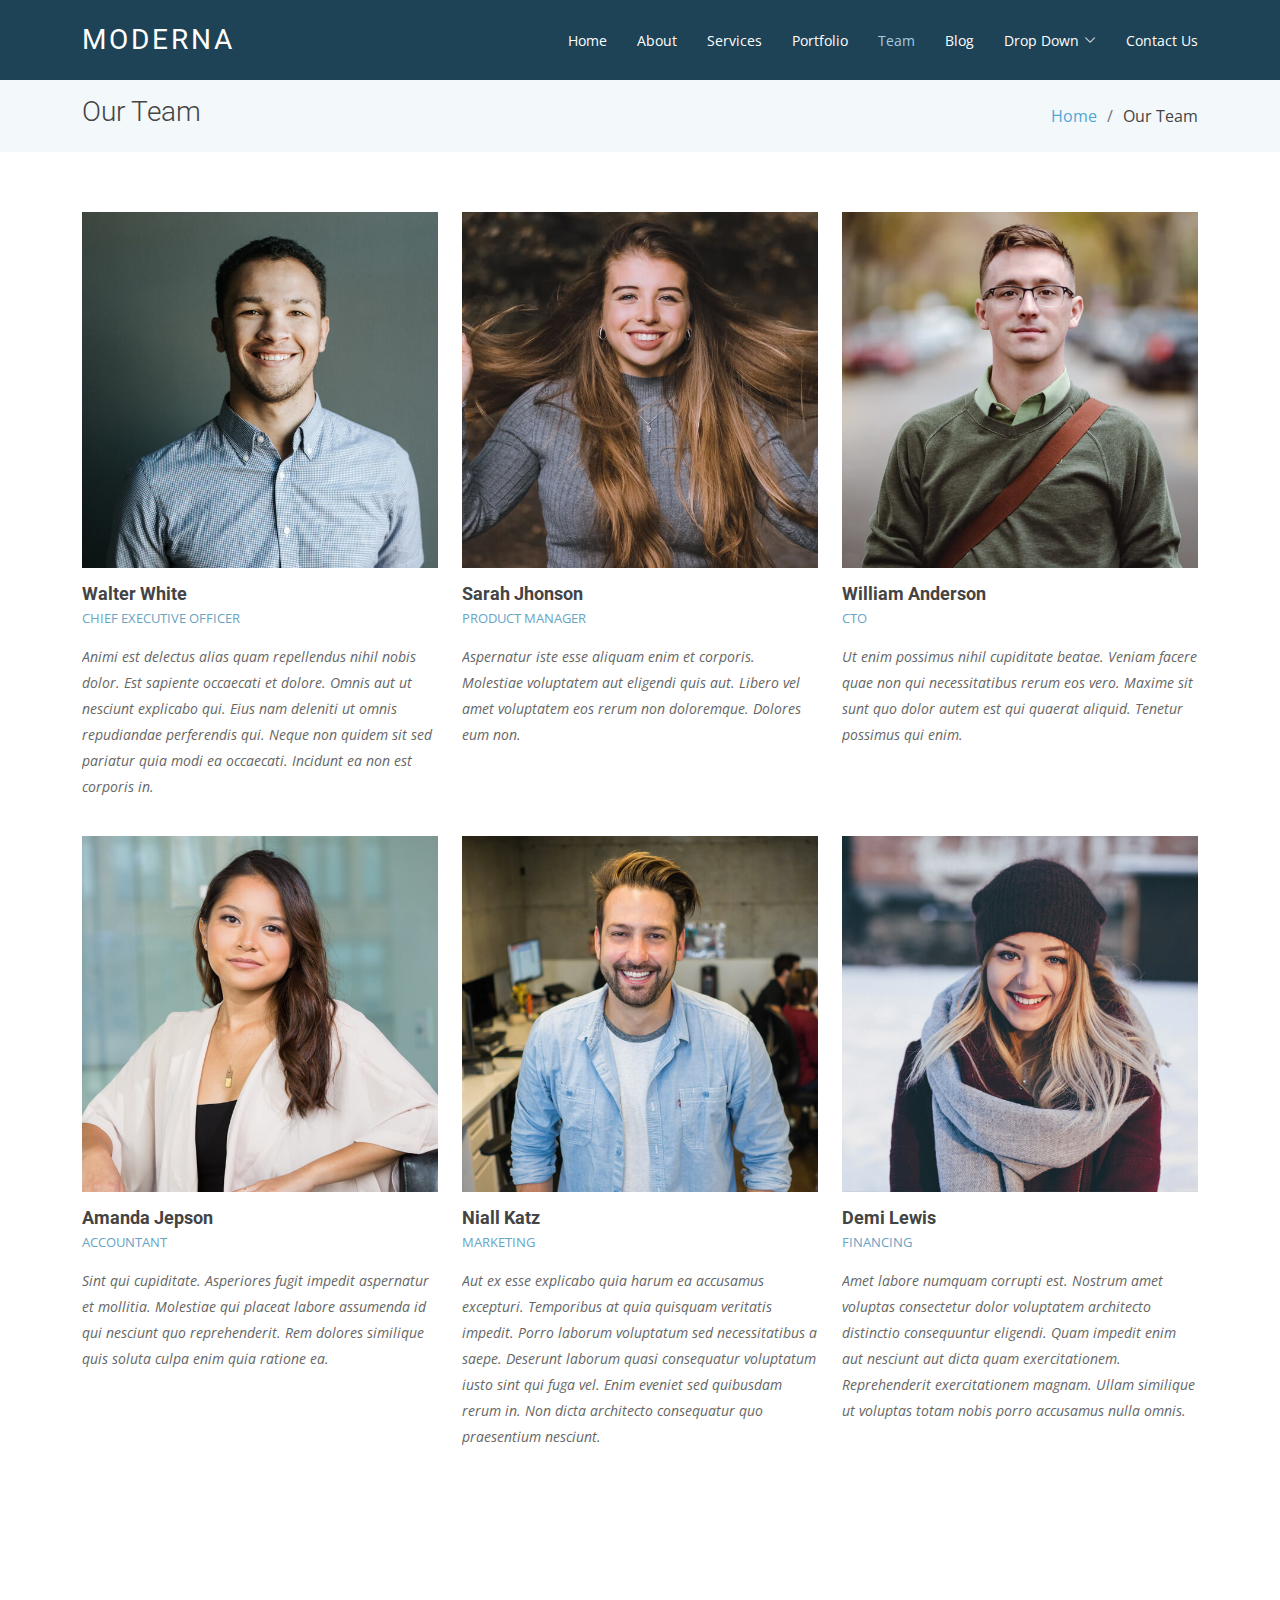
<file: team.html>
<!DOCTYPE html>
<html lang="en">

<head>
  <meta charset="utf-8">
  <meta content="width=device-width, initial-scale=1.0" name="viewport">

  <title>Team - Moderna Bootstrap Template</title>
  <meta content="" name="description">
  <meta content="" name="keywords">

  <!-- Favicons -->
  <link href="assets/img/favicon.png" rel="icon">
  <link href="assets/img/apple-touch-icon.png" rel="apple-touch-icon">

  <!-- Google Fonts -->
  <link href="https://fonts.googleapis.com/css?family=Open+Sans:300,300i,400,400i,600,600i,700,700i|Roboto:300,300i,400,400i,500,500i,700,700i&display=swap" rel="stylesheet">

  <!-- Vendor CSS Files -->
  <link href="assets/vendor/animate.css/animate.min.css" rel="stylesheet">
  <link href="assets/vendor/aos/aos.css" rel="stylesheet">
  <link href="assets/vendor/bootstrap/css/bootstrap.min.css" rel="stylesheet">
  <link href="assets/vendor/bootstrap-icons/bootstrap-icons.css" rel="stylesheet">
  <link href="assets/vendor/boxicons/css/boxicons.min.css" rel="stylesheet">
  <link href="assets/vendor/glightbox/css/glightbox.min.css" rel="stylesheet">
  <link href="assets/vendor/swiper/swiper-bundle.min.css" rel="stylesheet">

  <!-- Template Main CSS File -->
  <link href="assets/css/style.css" rel="stylesheet">

  <!-- =======================================================
  * Template Name: Moderna - v4.11.0
  * Template URL: https://bootstrapmade.com/free-bootstrap-template-corporate-moderna/
  * Author: BootstrapMade.com
  * License: https://bootstrapmade.com/license/
  ======================================================== -->
</head>

<body>

  <!-- ======= Header ======= -->
  <header id="header" class="fixed-top d-flex align-items-center ">
    <div class="container d-flex justify-content-between align-items-center">

      <div class="logo">
        <h1 class="text-light"><a href="index.html"><span>Moderna</span></a></h1>
        <!-- Uncomment below if you prefer to use an image logo -->
        <!-- <a href="index.html"><img src="assets/img/logo.png" alt="" class="img-fluid"></a>-->
      </div>

      <nav id="navbar" class="navbar">
        <ul>
          <li><a class="" href="index.html">Home</a></li>
          <li><a href="about.html">About</a></li>
          <li><a href="services.html">Services</a></li>
          <li><a href="portfolio.html">Portfolio</a></li>
          <li><a class="active" href="team.html">Team</a></li>
          <li><a href="blog.html">Blog</a></li>
          <li class="dropdown"><a href="#"><span>Drop Down</span> <i class="bi bi-chevron-down"></i></a>
            <ul>
              <li><a href="#">Drop Down 1</a></li>
              <li class="dropdown"><a href="#"><span>Deep Drop Down</span> <i class="bi bi-chevron-right"></i></a>
                <ul>
                  <li><a href="#">Deep Drop Down 1</a></li>
                  <li><a href="#">Deep Drop Down 2</a></li>
                  <li><a href="#">Deep Drop Down 3</a></li>
                  <li><a href="#">Deep Drop Down 4</a></li>
                  <li><a href="#">Deep Drop Down 5</a></li>
                </ul>
              </li>
              <li><a href="#">Drop Down 2</a></li>
              <li><a href="#">Drop Down 3</a></li>
              <li><a href="#">Drop Down 4</a></li>
            </ul>
          </li>
          <li><a href="contact.html">Contact Us</a></li>
        </ul>
        <i class="bi bi-list mobile-nav-toggle"></i>
      </nav><!-- .navbar -->

    </div>
  </header><!-- End Header -->

  <main id="main">

    <!-- ======= Our Team Section ======= -->
    <section class="breadcrumbs">
      <div class="container">

        <div class="d-flex justify-content-between align-items-center">
          <h2>Our Team</h2>
          <ol>
            <li><a href="index.html">Home</a></li>
            <li>Our Team</li>
          </ol>
        </div>

      </div>
    </section><!-- End Our Team Section -->

    <!-- ======= Team Section ======= -->
    <section class="team" data-aos="fade-up" data-aos-easing="ease-in-out" data-aos-duration="500">
      <div class="container">

        <div class="row">

          <div class="col-lg-4 col-md-6 d-flex align-items-stretch">
            <div class="member">
              <div class="member-img">
                <img src="assets/img/team/team-1.jpg" class="img-fluid" alt="">
                <div class="social">
                  <a href=""><i class="bi bi-twitter"></i></a>
                  <a href=""><i class="bi bi-facebook"></i></a>
                  <a href=""><i class="bi bi-instagram"></i></a>
                  <a href=""><i class="bi bi-linkedin"></i></a>
                </div>
              </div>
              <div class="member-info">
                <h4>Walter White</h4>
                <span>Chief Executive Officer</span>
                <p>Animi est delectus alias quam repellendus nihil nobis dolor. Est sapiente occaecati et dolore. Omnis aut ut nesciunt explicabo qui. Eius nam deleniti ut omnis repudiandae perferendis qui. Neque non quidem sit sed pariatur quia modi ea occaecati. Incidunt ea non est corporis in.</p>
              </div>
            </div>
          </div>

          <div class="col-lg-4 col-md-6 d-flex align-items-stretch">
            <div class="member">
              <div class="member-img">
                <img src="assets/img/team/team-2.jpg" class="img-fluid" alt="">
                <div class="social">
                  <a href=""><i class="bi bi-twitter"></i></a>
                  <a href=""><i class="bi bi-facebook"></i></a>
                  <a href=""><i class="bi bi-instagram"></i></a>
                  <a href=""><i class="bi bi-linkedin"></i></a>
                </div>
              </div>
              <div class="member-info">
                <h4>Sarah Jhonson</h4>
                <span>Product Manager</span>
                <p>Aspernatur iste esse aliquam enim et corporis. Molestiae voluptatem aut eligendi quis aut. Libero vel amet voluptatem eos rerum non doloremque. Dolores eum non.</p>
              </div>
            </div>
          </div>

          <div class="col-lg-4 col-md-6 d-flex align-items-stretch">
            <div class="member">
              <div class="member-img">
                <img src="assets/img/team/team-3.jpg" class="img-fluid" alt="">
                <div class="social">
                  <a href=""><i class="bi bi-twitter"></i></a>
                  <a href=""><i class="bi bi-facebook"></i></a>
                  <a href=""><i class="bi bi-instagram"></i></a>
                  <a href=""><i class="bi bi-linkedin"></i></a>
                </div>
              </div>
              <div class="member-info">
                <h4>William Anderson</h4>
                <span>CTO</span>
                <p>Ut enim possimus nihil cupiditate beatae. Veniam facere quae non qui necessitatibus rerum eos vero. Maxime sit sunt quo dolor autem est qui quaerat aliquid. Tenetur possimus qui enim.</p>
              </div>
            </div>
          </div>

          <div class="col-lg-4 col-md-6 d-flex align-items-stretch">
            <div class="member">
              <div class="member-img">
                <img src="assets/img/team/team-4.jpg" class="img-fluid" alt="">
                <div class="social">
                  <a href=""><i class="bi bi-twitter"></i></a>
                  <a href=""><i class="bi bi-facebook"></i></a>
                  <a href=""><i class="bi bi-instagram"></i></a>
                  <a href=""><i class="bi bi-linkedin"></i></a>
                </div>
              </div>
              <div class="member-info">
                <h4>Amanda Jepson</h4>
                <span>Accountant</span>
                <p>Sint qui cupiditate. Asperiores fugit impedit aspernatur et mollitia. Molestiae qui placeat labore assumenda id qui nesciunt quo reprehenderit. Rem dolores similique quis soluta culpa enim quia ratione ea.</p>
              </div>
            </div>
          </div>

          <div class="col-lg-4 col-md-6 d-flex align-items-stretch">
            <div class="member">
              <div class="member-img">
                <img src="assets/img/team/team-5.jpg" class="img-fluid" alt="">
                <div class="social">
                  <a href=""><i class="bi bi-twitter"></i></a>
                  <a href=""><i class="bi bi-facebook"></i></a>
                  <a href=""><i class="bi bi-instagram"></i></a>
                  <a href=""><i class="bi bi-linkedin"></i></a>
                </div>
              </div>
              <div class="member-info">
                <h4>Niall Katz</h4>
                <span>Marketing</span>
                <p>Aut ex esse explicabo quia harum ea accusamus excepturi. Temporibus at quia quisquam veritatis impedit. Porro laborum voluptatum sed necessitatibus a saepe. Deserunt laborum quasi consequatur voluptatum iusto sint qui fuga vel. Enim eveniet sed quibusdam rerum in. Non dicta architecto consequatur quo praesentium nesciunt.</p>
              </div>
            </div>
          </div>

          <div class="col-lg-4 col-md-6 d-flex align-items-stretch">
            <div class="member">
              <div class="member-img">
                <img src="assets/img/team/team-6.jpg" class="img-fluid" alt="">
                <div class="social">
                  <a href=""><i class="bi bi-twitter"></i></a>
                  <a href=""><i class="bi bi-facebook"></i></a>
                  <a href=""><i class="bi bi-instagram"></i></a>
                  <a href=""><i class="bi bi-linkedin"></i></a>
                </div>
              </div>
              <div class="member-info">
                <h4>Demi Lewis</h4>
                <span>Financing</span>
                <p>Amet labore numquam corrupti est. Nostrum amet voluptas consectetur dolor voluptatem architecto distinctio consequuntur eligendi. Quam impedit enim aut nesciunt aut dicta quam exercitationem. Reprehenderit exercitationem magnam. Ullam similique ut voluptas totam nobis porro accusamus nulla omnis.</p>
              </div>
            </div>
          </div>

        </div>

      </div>
    </section><!-- End Team Section -->

  </main><!-- End #main -->

  <!-- ======= Footer ======= -->
  <footer id="footer" data-aos="fade-up" data-aos-easing="ease-in-out" data-aos-duration="500">

    <div class="footer-newsletter">
      <div class="container">
        <div class="row">
          <div class="col-lg-6">
            <h4>Our Newsletter</h4>
            <p>Tamen quem nulla quae legam multos aute sint culpa legam noster magna</p>
          </div>
          <div class="col-lg-6">
            <form action="" method="post">
              <input type="email" name="email"><input type="submit" value="Subscribe">
            </form>
          </div>
        </div>
      </div>
    </div>

    <div class="footer-top">
      <div class="container">
        <div class="row">

          <div class="col-lg-3 col-md-6 footer-links">
            <h4>Useful Links</h4>
            <ul>
              <li><i class="bx bx-chevron-right"></i> <a href="#">Home</a></li>
              <li><i class="bx bx-chevron-right"></i> <a href="#">About us</a></li>
              <li><i class="bx bx-chevron-right"></i> <a href="#">Services</a></li>
              <li><i class="bx bx-chevron-right"></i> <a href="#">Terms of service</a></li>
              <li><i class="bx bx-chevron-right"></i> <a href="#">Privacy policy</a></li>
            </ul>
          </div>

          <div class="col-lg-3 col-md-6 footer-links">
            <h4>Our Services</h4>
            <ul>
              <li><i class="bx bx-chevron-right"></i> <a href="#">Web Design</a></li>
              <li><i class="bx bx-chevron-right"></i> <a href="#">Web Development</a></li>
              <li><i class="bx bx-chevron-right"></i> <a href="#">Product Management</a></li>
              <li><i class="bx bx-chevron-right"></i> <a href="#">Marketing</a></li>
              <li><i class="bx bx-chevron-right"></i> <a href="#">Graphic Design</a></li>
            </ul>
          </div>

          <div class="col-lg-3 col-md-6 footer-contact">
            <h4>Contact Us</h4>
            <p>
              A108 Adam Street <br>
              New York, NY 535022<br>
              United States <br><br>
              <strong>Phone:</strong> +1 5589 55488 55<br>
              <strong>Email:</strong> info@example.com<br>
            </p>

          </div>

          <div class="col-lg-3 col-md-6 footer-info">
            <h3>About Moderna</h3>
            <p>Cras fermentum odio eu feugiat lide par naso tierra. Justo eget nada terra videa magna derita valies darta donna mare fermentum iaculis eu non diam phasellus.</p>
            <div class="social-links mt-3">
              <a href="#" class="twitter"><i class="bx bxl-twitter"></i></a>
              <a href="#" class="facebook"><i class="bx bxl-facebook"></i></a>
              <a href="#" class="instagram"><i class="bx bxl-instagram"></i></a>
              <a href="#" class="linkedin"><i class="bx bxl-linkedin"></i></a>
            </div>
          </div>

        </div>
      </div>
    </div>

    <div class="container">
      <div class="copyright">
        &copy; Copyright <strong><span>Moderna</span></strong>. All Rights Reserved
      </div>
      <div class="credits">
        <!-- All the links in the footer should remain intact. -->
        <!-- You can delete the links only if you purchased the pro version. -->
        <!-- Licensing information: https://bootstrapmade.com/license/ -->
        <!-- Purchase the pro version with working PHP/AJAX contact form: https://bootstrapmade.com/free-bootstrap-template-corporate-moderna/ -->
        Designed by <a href="https://bootstrapmade.com/">BootstrapMade</a>
      </div>
    </div>
  </footer><!-- End Footer -->

  <a href="#" class="back-to-top d-flex align-items-center justify-content-center"><i class="bi bi-arrow-up-short"></i></a>

  <!-- Vendor JS Files -->
  <script src="assets/vendor/purecounter/purecounter_vanilla.js"></script>
  <script src="assets/vendor/aos/aos.js"></script>
  <script src="assets/vendor/bootstrap/js/bootstrap.bundle.min.js"></script>
  <script src="assets/vendor/glightbox/js/glightbox.min.js"></script>
  <script src="assets/vendor/isotope-layout/isotope.pkgd.min.js"></script>
  <script src="assets/vendor/swiper/swiper-bundle.min.js"></script>
  <script src="assets/vendor/waypoints/noframework.waypoints.js"></script>
  <script src="assets/vendor/php-email-form/validate.js"></script>

  <!-- Template Main JS File -->
  <script src="assets/js/main.js"></script>

</body>

</html>
</file>
<file: assets/css/style.css>
/**
* Template Name: Moderna - v4.11.0
* Template URL: https://bootstrapmade.com/free-bootstrap-template-corporate-moderna/
* Author: BootstrapMade.com
* License: https://bootstrapmade.com/license/
*/

/*--------------------------------------------------------------
# General
--------------------------------------------------------------*/

body {
  font-family: "Open Sans", sans-serif;
  color: #444;
}

a {
  color: #4fa6d5;
  text-decoration: none;
}

a:hover {
  color: #45beff;
  text-decoration: none;
}

h1,
h2,
h3,
h4,
h5,
h6,
.font-primary {
  font-family: "Roboto", sans-serif;
}

/*--------------------------------------------------------------
# Back to top button
--------------------------------------------------------------*/
.back-to-top {
  position: fixed;
  visibility: hidden;
  opacity: 0;
  right: 15px;
  bottom: 15px;
  z-index: 99999;
  background: #68A4C4;
  width: 40px;
  height: 40px;
  border-radius: 4px;
  transition: all 0.4s;
}

.back-to-top i {
  font-size: 24px;
  color: #fff;
  line-height: 0;
}

.back-to-top:hover {
  background: #85b6cf;
  color: #fff;
}

.back-to-top.active {
  visibility: visible;
  opacity: 1;
}

/*--------------------------------------------------------------
# Header
--------------------------------------------------------------*/
#header {
  height: 80px;
  transition: all 0.5s;
  z-index: 997;
  transition: all 0.5s;
  background: #1e4356;
}

#header.header-transparent {
  background: none;
}

#header.header-scrolled {
  background: rgba(30, 67, 86, 0.8);
  height: 60px;
}

#header .logo h1 {
  font-size: 28px;
  margin: 0;
  padding: 4px 0;
  line-height: 1;
  font-weight: 400;
  letter-spacing: 3px;
  text-transform: uppercase;
}

#header .logo h1 a,
#header .logo h1 a:hover {
  color: #fff;
  text-decoration: none;
}

#header .logo img {
  padding: 0;
  margin: 0;
  max-height: 40px;
}

#main {
  margin-top: 80px;
}

/*--------------------------------------------------------------
# Navigation Menu
--------------------------------------------------------------*/
/**
* Desktop Navigation 
*/
.navbar {
  padding: 0;
}

.navbar ul {
  margin: 0;
  padding: 0;
  display: flex;
  list-style: none;
  align-items: center;
}

.navbar li {
  position: relative;
}

.navbar a,
.navbar a:focus {
  display: flex;
  align-items: center;
  justify-content: space-between;
  padding: 10px 0 10px 30px;
  font-family: "Open Sans", sans-serif;
  font-size: 14px;
  color: #fff;
  white-space: nowrap;
  transition: 0.3s;
}

.navbar a i,
.navbar a:focus i {
  font-size: 12px;
  line-height: 0;
  margin-left: 5px;
}

.navbar a:hover,
.navbar .active,
.navbar .active:focus,
.navbar li:hover>a {
  color: #a2cce3;
}

.navbar .dropdown ul {
  display: block;
  position: absolute;
  left: 14px;
  top: calc(100% + 30px);
  margin: 0;
  padding: 10px 0;
  z-index: 99;
  opacity: 0;
  visibility: hidden;
  background: #fff;
  box-shadow: 0px 0px 30px rgba(127, 137, 161, 0.25);
  transition: 0.3s;
}

.navbar .dropdown ul li {
  min-width: 200px;
}

.navbar .dropdown ul a {
  padding: 10px 20px;
  font-size: 14px;
  text-transform: none;
  color: #1c3745;
}

.navbar .dropdown ul a i {
  font-size: 12px;
}

.navbar .dropdown ul a:hover,
.navbar .dropdown ul .active:hover,
.navbar .dropdown ul li:hover>a {
  color: #68A4C4;
}

.navbar .dropdown:hover>ul {
  opacity: 1;
  top: 100%;
  visibility: visible;
}

.navbar .dropdown .dropdown ul {
  top: 0;
  left: calc(100% - 30px);
  visibility: hidden;
}

.navbar .dropdown .dropdown:hover>ul {
  opacity: 1;
  top: 0;
  left: 100%;
  visibility: visible;
}

@media (max-width: 1366px) {
  .navbar .dropdown .dropdown ul {
    left: -90%;
  }

  .navbar .dropdown .dropdown:hover>ul {
    left: -100%;
  }
}

/**
* Mobile Navigation 
*/
.mobile-nav-toggle {
  color: #fff;
  font-size: 28px;
  cursor: pointer;
  display: none;
  line-height: 0;
  transition: 0.5s;
}

@media (max-width: 991px) {
  .mobile-nav-toggle {
    display: block;
  }

  .navbar ul {
    display: none;
  }
}

.navbar-mobile {
  position: fixed;
  overflow: hidden;
  top: 0;
  right: 0;
  left: 0;
  bottom: 0;
  background: rgba(17, 38, 48, 0.9);
  transition: 0.3s;
}

.navbar-mobile .mobile-nav-toggle {
  position: absolute;
  top: 15px;
  right: 15px;
}

.navbar-mobile ul {
  display: block;
  position: absolute;
  top: 55px;
  right: 15px;
  bottom: 15px;
  left: 15px;
  padding: 10px 0;
  background-color: #fff;
  overflow-y: auto;
  transition: 0.3s;
}

.navbar-mobile a,
.navbar-mobile a:focus {
  padding: 10px 20px;
  font-size: 15px;
  color: #1e4356;
}

.navbar-mobile a:hover,
.navbar-mobile .active,
.navbar-mobile li:hover>a {
  color: #68A4C4;
}

.navbar-mobile .getstarted,
.navbar-mobile .getstarted:focus {
  margin: 15px;
}

.navbar-mobile .dropdown ul {
  position: static;
  display: none;
  margin: 10px 20px;
  padding: 10px 0;
  z-index: 99;
  opacity: 1;
  visibility: visible;
  background: #fff;
  box-shadow: 0px 0px 30px rgba(127, 137, 161, 0.25);
}

.navbar-mobile .dropdown ul li {
  min-width: 200px;
}

.navbar-mobile .dropdown ul a {
  padding: 10px 20px;
}

.navbar-mobile .dropdown ul a i {
  font-size: 12px;
}

.navbar-mobile .dropdown ul a:hover,
.navbar-mobile .dropdown ul .active:hover,
.navbar-mobile .dropdown ul li:hover>a {
  color: #68A4C4;
}

.navbar-mobile .dropdown>.dropdown-active {
  display: block;
}

/*--------------------------------------------------------------
# Hero Section
--------------------------------------------------------------*/
#hero {
  width: 100%;
  height: 110vh;
  overflow: hidden;
  position: relative;
}

#hero::after {
  content: "";
  position: absolute;
  left: 50%;
  top: 0;
  width: 130%;
  height: 95%;
  background: linear-gradient(to right, rgba(30, 67, 86, 0.8), rgba(30, 67, 86, 0.6)), url("../img/love.jpeg") center top no-repeat;
  z-index: 0;
  border-radius: 0 0 50% 50%;
  transform: translateX(-50%) rotate(0deg);
}

#hero::before {
  content: "";
  position: absolute;
  left: 50%;
  top: 0;
  width: 130%;
  height: 96%;
  background: #68A4C4;
  opacity: 0.3;
  z-index: 0;
  border-radius: 0 0 50% 50%;
  transform: translateX(-50%) translateY(18px) rotate(2deg);
}

#hero .carousel-container {
  display: flex;
  justify-content: center;
  align-items: center;
  flex-direction: column;
  text-align: center;
  bottom: 0;
  top: 0;
  left: 0;
  right: 0;
}

#hero h2 {
  color: #fff;
  margin-bottom: 30px;
  font-size: 48px;
  font-weight: 700;
}

#hero p {
  width: 80%;
  -webkit-animation-delay: 0.4s;
  animation-delay: 0.4s;
  margin: 0 auto 30px auto;
  color: #fff;
}

#hero .carousel-control-prev,
#hero .carousel-control-next {
  width: 10%;
}

#hero .carousel-control-next-icon,
#hero .carousel-control-prev-icon {
  background: none;
  font-size: 48px;
  line-height: 1;
  width: auto;
  height: auto;
}

#hero .btn-get-started {
  font-family: "Roboto", sans-serif;
  font-weight: 500;
  font-size: 14px;
  letter-spacing: 1px;
  display: inline-block;
  padding: 12px 32px;
  border-radius: 50px;
  transition: 0.5s;
  line-height: 1;
  margin: 10px;
  color: #fff;
  -webkit-animation-delay: 0.8s;
  animation-delay: 0.8s;
  border: 2px solid #68A4C4;
}

#hero .btn-get-started:hover {
  background: #68A4C4;
  color: #fff;
  text-decoration: none;
}

@media (min-width: 1024px) {
  #hero p {
    width: 60%;
  }

  #hero .carousel-control-prev,
  #hero .carousel-control-next {
    width: 5%;
  }
}

@media (max-width: 768px) {
  #hero::after {
    width: 180%;
    height: 95%;
    border-radius: 0 0 50% 50%;
    transform: translateX(-50%) rotate(0deg);
  }

  #hero::before {
    top: 0;
    width: 180%;
    height: 94%;
    border-radius: 0 0 50% 50%;
    transform: translateX(-50%) translateY(20px) rotate(4deg);
  }
}

@media (max-width: 575px) {
  #hero h2 {
    font-size: 30px;
  }

  #hero::after {
    left: 40%;
    top: 0;
    width: 200%;
    height: 95%;
    border-radius: 0 0 50% 50%;
    transform: translateX(-50%) rotate(0deg);
  }

  #hero::before {
    left: 50%;
    top: 0;
    width: 200%;
    height: 94%;
    border-radius: 0 0 50% 50%;
    transform: translateX(-50%) translateY(20px) rotate(4deg);
  }
}

/*--------------------------------------------------------------
# Hero No Slider Section
--------------------------------------------------------------*/
#hero-no-slider {
  width: 100%;
  height: 100vh;
  overflow: hidden;
  position: relative;
  text-align: center;
}

#hero-no-slider::before {
  content: "";
  position: absolute;
  left: 0;
  top: 0;
  right: 0;
  bottom: 0;
  background: linear-gradient(to right, rgba(30, 67, 86, 0.8), rgba(30, 67, 86, 0.6)), url("../img/hero-bg.jpg") center top no-repeat;
}

#hero-no-slider h2 {
  color: #fff;
  margin-bottom: 15px;
  font-size: 48px;
  font-weight: 700;
}

#hero-no-slider p {
  color: #fff;
}

#hero-no-slider .btn-get-started {
  font-family: "Roboto", sans-serif;
  font-weight: 500;
  font-size: 14px;
  letter-spacing: 1px;
  display: inline-block;
  padding: 12px 32px;
  border-radius: 50px;
  transition: 0.5s;
  line-height: 1;
  margin: 10px;
  color: #fff;
  -webkit-animation-delay: 0.8s;
  animation-delay: 0.8s;
  border: 2px solid #68A4C4;
}

#hero-no-slider .btn-get-started:hover {
  background: #68A4C4;
  color: #fff;
  text-decoration: none;
}

@media (max-width: 575px) {
  #hero-no-slider h2 {
    font-size: 30px;
  }
}

/*--------------------------------------------------------------
# Sections General
--------------------------------------------------------------*/
section {
  padding: 60px 0;
}

.section-bg {
  background-color: #f3f8fa;
}

.section-title {
  text-align: center;
  padding-bottom: 30px;
}

.section-title h2 {
  font-size: 28px;
  font-weight: 400;
  margin-bottom: 20px;
  padding-bottom: 20px;
  position: relative;
}

.section-title h2::before {
  content: "";
  position: absolute;
  display: block;
  width: 120px;
  height: 1px;
  background: #ddd;
  bottom: 1px;
  left: calc(50% - 60px);
}

.section-title h2::after {
  content: "";
  position: absolute;
  display: block;
  width: 40px;
  height: 3px;
  background: #68A4C4;
  bottom: 0;
  left: calc(50% - 20px);
}

.section-title p {
  margin-bottom: 0;
}

/*--------------------------------------------------------------
# Breadcrumbs
--------------------------------------------------------------*/
.breadcrumbs {
  padding: 15px 0;
  background-color: #f3f8fa;
  min-height: 40px;
}

.breadcrumbs h2 {
  font-size: 28px;
  font-weight: 300;
}

.breadcrumbs ol {
  display: flex;
  flex-wrap: wrap;
  list-style: none;
  padding: 0;
  margin: 0;
}

.breadcrumbs ol li+li {
  padding-left: 10px;
}

.breadcrumbs ol li+li::before {
  display: inline-block;
  padding-right: 10px;
  color: #6c757d;
  content: "/";
}

@media (max-width: 768px) {
  .breadcrumbs .d-flex {
    display: block !important;
  }

  .breadcrumbs ol {
    display: block;
  }

  .breadcrumbs ol li {
    display: inline-block;
  }
}

/*--------------------------------------------------------------
# Our Services
--------------------------------------------------------------*/
.services {
  padding-bottom: 20px;
}

.services .icon-box {
  padding: 30px;
  position: relative;
  overflow: hidden;
  margin: 0 0 40px 0;
  background: #fff;
  box-shadow: 0 5px 26px 0 rgba(68, 88, 144, 0.14);
  transition: all 0.3s ease-in-out;
  text-align: center;
  border: 1px solid #fff;
}

.services .icon {
  margin: 0 auto 20px auto;
  padding-top: 17px;
  display: inline-block;
  text-align: center;
  border-radius: 50%;
  width: 72px;
  height: 72px;
}

.services .icon i {
  font-size: 36px;
  line-height: 1;
}

.services .title {
  font-weight: 700;
  margin-bottom: 15px;
  font-size: 18px;
}

.services .title a {
  color: #111;
}

.services .description {
  font-size: 15px;
  line-height: 28px;
  margin-bottom: 0;
}

.services .icon-box-pink .icon {
  background: #fceef3;
}

.services .icon-box-pink .icon i {
  color: #ff689b;
}

.services .icon-box-pink:hover {
  border-color: #ff689b;
}

.services .icon-box-cyan .icon {
  background: #e6fdfc;
}

.services .icon-box-cyan .icon i {
  color: #3fcdc7;
}

.services .icon-box-cyan:hover {
  border-color: #3fcdc7;
}

.services .icon-box-green .icon {
  background: #eafde7;
}

.services .icon-box-green .icon i {
  color: #41cf2e;
}

.services .icon-box-green:hover {
  border-color: #41cf2e;
}

.services .icon-box-blue .icon {
  background: #e1eeff;
}

.services .icon-box-blue .icon i {
  color: #2282ff;
}

.services .icon-box-blue:hover {
  border-color: #2282ff;
}

/*--------------------------------------------------------------
# Why Us
--------------------------------------------------------------*/
.why-us .container {
  box-shadow: 0 5px 25px 0 rgba(214, 215, 216, 0.6);
  background: #fff;
}

.why-us .icon-box+.icon-box {
  margin-top: 50px;
}

.why-us .icon-box .icon {
  float: left;
  display: flex;
  align-items: center;
  justify-content: center;
  width: 72px;
  height: 72px;
  background: #f3f8fa;
  border-radius: 6px;
  transition: 0.5s;
}

.why-us .icon-box .icon i {
  color: #68A4C4;
  font-size: 32px;
}

.why-us .icon-box:hover .icon {
  background: #68A4C4;
}

.why-us .icon-box:hover .icon i {
  color: #fff;
}

.why-us .icon-box .title {
  margin-left: 95px;
  font-weight: 700;
  margin-bottom: 10px;
  font-size: 18px;
  text-transform: uppercase;
}

.why-us .icon-box .title a {
  color: #343a40;
  transition: 0.3s;
}

.why-us .icon-box .title a:hover {
  color: #68A4C4;
}

.why-us .icon-box .description {
  margin-left: 95px;
  line-height: 24px;
  font-size: 14px;
}

.why-us .video-box {
  position: relative;
}

.why-us .video-box img {
  padding-top: 15px;
  padding-bottom: 15px;
}

.why-us .play-btn {
  width: 94px;
  height: 94px;
  background: radial-gradient(#68A4C4 50%, rgba(104, 164, 196, 0.4) 52%);
  border-radius: 50%;
  display: block;
  position: absolute;
  left: calc(50% - 47px);
  top: calc(50% - 47px);
  overflow: hidden;
}

.why-us .play-btn::after {
  content: "";
  position: absolute;
  left: 50%;
  top: 50%;
  transform: translateX(-40%) translateY(-50%);
  width: 0;
  height: 0;
  border-top: 10px solid transparent;
  border-bottom: 10px solid transparent;
  border-left: 15px solid #fff;
  z-index: 100;
  transition: all 400ms cubic-bezier(0.55, 0.055, 0.675, 0.19);
}

.why-us .play-btn::before {
  content: "";
  position: absolute;
  width: 120px;
  height: 120px;
  -webkit-animation-delay: 0s;
  animation-delay: 0s;
  -webkit-animation: pulsate-btn 2s;
  animation: pulsate-btn 2s;
  -webkit-animation-direction: forwards;
  animation-direction: forwards;
  -webkit-animation-iteration-count: infinite;
  animation-iteration-count: infinite;
  -webkit-animation-timing-function: steps;
  animation-timing-function: steps;
  opacity: 1;
  border-radius: 50%;
  border: 5px solid rgba(104, 164, 196, 0.7);
  top: -15%;
  left: -15%;
  background: rgba(198, 16, 0, 0);
}

.why-us .play-btn:hover::after {
  border-left: 15px solid #68A4C4;
  transform: scale(20);
}

.why-us .play-btn:hover::before {
  content: "";
  position: absolute;
  left: 50%;
  top: 50%;
  transform: translateX(-40%) translateY(-50%);
  width: 0;
  height: 0;
  border: none;
  border-top: 10px solid transparent;
  border-bottom: 10px solid transparent;
  border-left: 15px solid #fff;
  z-index: 200;
  -webkit-animation: none;
  animation: none;
  border-radius: 0;
}

@-webkit-keyframes pulsate-btn {
  0% {
    transform: scale(0.6, 0.6);
    opacity: 1;
  }

  100% {
    transform: scale(1, 1);
    opacity: 0;
  }
}

@keyframes pulsate-btn {
  0% {
    transform: scale(0.6, 0.6);
    opacity: 1;
  }

  100% {
    transform: scale(1, 1);
    opacity: 0;
  }
}

/*--------------------------------------------------------------
# Features
--------------------------------------------------------------*/
.features .row+.row {
  margin-top: 100px;
}

.features h3 {
  font-weight: 400;
  font-size: 24px;
}

.features ul {
  list-style: none;
  padding: 0;
}

.features ul li {
  padding-bottom: 10px;
}

.features ul i {
  font-size: 20px;
  padding-right: 4px;
  color: #68A4C4;
}

.features p:last-child {
  margin-bottom: 0;
}

/*--------------------------------------------------------------
# About
--------------------------------------------------------------*/
.about h3 {
  font-weight: 400;
  font-size: 26px;
}

.about ul {
  list-style: none;
  padding: 0;
}

.about ul li {
  padding-bottom: 10px;
}

.about ul i {
  font-size: 20px;
  padding-right: 4px;
  color: #68A4C4;
}

.about p:last-child {
  margin-bottom: 0;
}

/*--------------------------------------------------------------
# Facts
--------------------------------------------------------------*/
.facts .counters span {
  font-size: 48px;
  display: block;
  color: #68A4C4;
}

.facts .counters p {
  padding: 0;
  margin: 0 0 20px 0;
  font-family: "Roboto", sans-serif;
  font-size: 14px;
}

/*--------------------------------------------------------------
# Our Skills
--------------------------------------------------------------*/
.skills {
  padding: 60px 0;
}

.skills .progress {
  height: 35px;
  margin-bottom: 10px;
}

.skills .progress .skill {
  line-height: 35px;
  padding: 0;
  margin: 0 0 0 20px;
  text-transform: uppercase;
}

.skills .progress .skill .val {
  float: right;
  font-style: normal;
  margin: 0 20px 0 0;
}

.skills .progress-bar {
  width: 1px;
  text-align: left;
  transition: 0.9s;
}

/*--------------------------------------------------------------
# Tetstimonials
--------------------------------------------------------------*/
.testimonials {
  padding: 60px 0;
}

.testimonials .section-header {
  margin-bottom: 40px;
}

.testimonials .testimonials-carousel {
  overflow: hidden;
}

.testimonials .testimonial-item {
  text-align: center;
}

.testimonials .testimonial-item .testimonial-img {
  width: 120px;
  border-radius: 50%;
  border: 4px solid #fff;
  margin: 0 auto;
}

.testimonials .testimonial-item h3 {
  font-size: 20px;
  font-weight: bold;
  margin: 10px 0 5px 0;
  color: #111;
}

.testimonials .testimonial-item h4 {
  font-size: 14px;
  color: #999;
  margin: 0 0 15px 0;
}

.testimonials .testimonial-item .quote-icon-left,
.testimonials .testimonial-item .quote-icon-right {
  color: #fbfcfd;
  font-size: 26px;
}

.testimonials .testimonial-item .quote-icon-left {
  display: inline-block;
  left: -5px;
  position: relative;
}

.testimonials .testimonial-item .quote-icon-right {
  display: inline-block;
  right: -5px;
  position: relative;
  top: 10px;
}

.testimonials .testimonial-item p {
  font-style: italic;
  margin: 0 auto 15px auto;
}

.testimonials .swiper-pagination {
  margin-top: 20px;
  position: relative;
}

.testimonials .swiper-pagination .swiper-pagination-bullet {
  width: 12px;
  height: 12px;
  background-color: #fff;
  opacity: 1;
  border: 1px solid #68A4C4;
}

.testimonials .swiper-pagination .swiper-pagination-bullet-active {
  background-color: #68A4C4;
}

/*--------------------------------------------------------------
# Service Details
--------------------------------------------------------------*/
.service-details {
  padding-bottom: 10px;
}

.service-details .card {
  border: 0;
  padding: 0 30px;
  margin-bottom: 60px;
  position: relative;
}

.service-details .card-img {
  width: calc(100% + 60px);
  margin-left: -30px;
  overflow: hidden;
  z-index: 9;
  border-radius: 0;
}

.service-details .card-img img {
  max-width: 100%;
  transition: all 0.3s ease-in-out;
}

.service-details .card-body {
  z-index: 10;
  background: #fff;
  border-top: 4px solid #fff;
  padding: 30px;
  box-shadow: 0px 2px 15px rgba(0, 0, 0, 0.1);
  margin-top: -60px;
  transition: 0.3s;
}

.service-details .card-title {
  font-weight: 700;
  text-align: center;
  margin-bottom: 20px;
}

.service-details .card-title a {
  color: #1e4356;
  transition: 0.3s;
}

.service-details .card-text {
  color: #5e5e5e;
}

.service-details .read-more a {
  color: #777777;
  text-transform: uppercase;
  font-weight: 600;
  font-size: 12px;
  transition: 0.3s;
}

.service-details .read-more a:hover {
  color: #68A4C4;
}

.service-details .card:hover img {
  transform: scale(1.1);
}

.service-details .card:hover .card-body {
  border-color: #68A4C4;
}

.service-details .card:hover .card-body .card-title a {
  color: #68A4C4;
}

/*--------------------------------------------------------------
# Pricing
--------------------------------------------------------------*/
.pricing .row {
  padding-top: 40px;
}

.pricing .box {
  padding: 40px;
  margin-bottom: 30px;
  box-shadow: 0px 0px 30px rgba(73, 78, 92, 0.15);
  background: #fff;
  text-align: center;
}

.pricing h3 {
  font-weight: 300;
  margin-bottom: 15px;
  font-size: 28px;
}

.pricing h4 {
  font-size: 46px;
  color: #68A4C4;
  font-weight: 400;
  font-family: "Open Sans", sans-serif;
  margin-bottom: 25px;
}

.pricing h4 span {
  color: #bababa;
  font-size: 18px;
  display: block;
}

.pricing ul {
  padding: 0;
  list-style: none;
  color: #999;
  text-align: left;
  line-height: 20px;
}

.pricing ul li {
  padding-bottom: 12px;
}

.pricing ul i {
  color: #68A4C4;
  font-size: 18px;
  padding-right: 4px;
}

.pricing ul .na {
  color: #ccc;
}

.pricing ul .na i {
  color: #ccc;
}

.pricing ul .na span {
  text-decoration: line-through;
}

.pricing .get-started-btn {
  background: #1e4356;
  display: inline-block;
  padding: 6px 30px;
  border-radius: 20px;
  color: #fff;
  transition: none;
  font-size: 14px;
  font-weight: 400;
  font-family: "Roboto", sans-serif;
  transition: 0.3s;
}

.pricing .get-started-btn:hover {
  background: #68A4C4;
}

.pricing .featured {
  z-index: 10;
  margin: -30px -5px 0 -5px;
}

.pricing .featured .get-started-btn {
  background: #68A4C4;
}

.pricing .featured .get-started-btn:hover {
  background: #85b6cf;
}

@media (max-width: 992px) {
  .pricing .box {
    max-width: 60%;
    margin: 0 auto 30px auto;
  }
}

@media (max-width: 767px) {
  .pricing .box {
    max-width: 80%;
    margin: 0 auto 30px auto;
  }
}

@media (max-width: 420px) {
  .pricing .box {
    max-width: 100%;
    margin: 0 auto 30px auto;
  }
}

/*--------------------------------------------------------------
# Portfolio
--------------------------------------------------------------*/
.portfolio {
  padding-bottom: 60px;
}

.portfolio #portfolio-flters {
  padding: 0;
  margin: 0 0 35px 0;
  list-style: none;
  text-align: center;
}

.portfolio #portfolio-flters li {
  cursor: pointer;
  margin: 0 12px 5px 12px;
  display: inline-block;
  padding: 0 4px 6px 4px;
  font-size: 16px;
  font-weight: 500;
  line-height: 20px;
  color: #444;
  transition: all 0.3s ease-in-out;
  border-bottom: 2px solid #fff;
  font-family: "Roboto", sans-serif;
}

.portfolio #portfolio-flters li:hover,
.portfolio #portfolio-flters li.filter-active {
  border-color: #68A4C4;
  color: #68A4C4;
}

.portfolio .portfolio-item {
  background: #1e4356;
  overflow: hidden;
  min-height: 200px;
  position: relative;
  border-radius: 4px;
  margin: 0 0 30px 0;
}

.portfolio .portfolio-item img {
  transition: all 0.3s ease-in-out;
}

.portfolio .portfolio-item .portfolio-info {
  opacity: 0;
  position: absolute;
  transition: all 0.3s linear;
  text-align: center;
  top: 10%;
  left: 0;
  right: 0;
}

.portfolio .portfolio-item .portfolio-info h3 {
  font-size: 22px;
  color: #fff;
  font-weight: bold;
}

.portfolio .portfolio-item .portfolio-info a i {
  color: rgba(255, 255, 255, 0.6);
  font-size: 28px;
  transition: 0.3s;
}

.portfolio .portfolio-item .portfolio-info a i:hover {
  color: white;
}

.portfolio .portfolio-item:hover img {
  opacity: 0.6;
  transform: scale(1.1);
}

.portfolio .portfolio-item:hover .portfolio-info {
  opacity: 1;
  top: calc(50% - 30px);
}

/*--------------------------------------------------------------
# Portfolio Details
--------------------------------------------------------------*/
.portfolio-details {
  padding-top: 40px;
}

.portfolio-details .portfolio-details-slider img {
  width: 100%;
}

.portfolio-details .portfolio-details-slider .swiper-pagination {
  margin-top: 20px;
  position: relative;
}

.portfolio-details .portfolio-details-slider .swiper-pagination .swiper-pagination-bullet {
  width: 12px;
  height: 12px;
  background-color: #fff;
  opacity: 1;
  border: 1px solid #68A4C4;
}

.portfolio-details .portfolio-details-slider .swiper-pagination .swiper-pagination-bullet-active {
  background-color: #68A4C4;
}

.portfolio-details .portfolio-info {
  padding: 30px;
  box-shadow: 0px 0 30px rgba(30, 67, 86, 0.08);
}

.portfolio-details .portfolio-info h3 {
  font-size: 22px;
  font-weight: 700;
  margin-bottom: 20px;
  padding-bottom: 20px;
  border-bottom: 1px solid #eee;
}

.portfolio-details .portfolio-info ul {
  list-style: none;
  padding: 0;
  font-size: 15px;
}

.portfolio-details .portfolio-info ul li+li {
  margin-top: 10px;
}

.portfolio-details .portfolio-description {
  padding-top: 30px;
}

.portfolio-details .portfolio-description h2 {
  font-size: 26px;
  font-weight: 700;
  margin-bottom: 20px;
}

.portfolio-details .portfolio-description p {
  padding: 0;
}

/*--------------------------------------------------------------
# Team
--------------------------------------------------------------*/
.team {
  background: #fff;
  padding-bottom: 30px;
}

.team .member {
  margin-bottom: 20px;
  overflow: hidden;
}

.team .member .member-img {
  position: relative;
  overflow: hidden;
}

.team .member .social {
  position: absolute;
  left: 0;
  bottom: -40px;
  right: 0;
  height: 40px;
  opacity: 0;
  transition: bottom ease-in-out 0.4s;
  text-align: center;
  background: rgba(30, 67, 86, 0.8);
  display: flex;
  align-items: center;
  justify-content: center;
}

.team .member .social a {
  transition: color 0.3s;
  color: #fff;
  margin: 0 12px;
  display: inline-block;
}

.team .member .social a:hover {
  color: #68A4C4;
}

.team .member .social i {
  font-size: 18px;
  margin: 0 2px;
}

.team .member .member-info h4 {
  font-weight: 700;
  margin: 15px 0 5px 0;
  font-size: 18px;
}

.team .member .member-info span {
  display: block;
  font-size: 13px;
  text-transform: uppercase;
  font-weight: 400;
  margin-bottom: 15px;
  color: #68A4C4;
}

.team .member .member-info p {
  font-style: italic;
  font-size: 14px;
  line-height: 26px;
  color: #666;
}

.team .member:hover .social {
  bottom: 0;
  opacity: 1;
  transition: bottom ease-in-out 0.4s;
}

.team .member:hover .social a,
.team .member:hover .social i {
  line-height: 0;
  font-size: 18px;
}

/*--------------------------------------------------------------
# Contact
--------------------------------------------------------------*/
.contact {
  padding-bottom: 30px;
}

.contact .info-box {
  color: #444;
  text-align: center;
  box-shadow: 0 0 30px rgba(214, 215, 216, 0.6);
  padding: 20px 0 30px 0;
  margin-bottom: 30px;
}

.contact .info-box i {
  font-size: 32px;
  color: #68A4C4;
  border-radius: 50%;
  padding: 8px;
  border: 2px dotted #a2cce3;
}

.contact .info-box h3 {
  font-size: 20px;
  color: #666;
  font-weight: 700;
  margin: 10px 0;
}

.contact .info-box p {
  padding: 0;
  line-height: 24px;
  font-size: 14px;
  margin-bottom: 0;
}

.contact .php-email-form {
  box-shadow: 0 0 30px rgba(214, 215, 216, 0.6);
  padding: 30px;
  margin-bottom: 30px;
}

.contact .php-email-form .error-message {
  display: none;
  color: #fff;
  background: #ed3c0d;
  text-align: left;
  padding: 15px;
  font-weight: 600;
}

.contact .php-email-form .error-message br+br {
  margin-top: 25px;
}

.contact .php-email-form .sent-message {
  display: none;
  color: #fff;
  background: #18d26e;
  text-align: center;
  padding: 15px;
  font-weight: 600;
}

.contact .php-email-form .loading {
  display: none;
  background: #fff;
  text-align: center;
  padding: 15px;
}

.contact .php-email-form .loading:before {
  content: "";
  display: inline-block;
  border-radius: 50%;
  width: 24px;
  height: 24px;
  margin: 0 10px -6px 0;
  border: 3px solid #18d26e;
  border-top-color: #eee;
  -webkit-animation: animate-loading 1s linear infinite;
  animation: animate-loading 1s linear infinite;
}

.contact .php-email-form input,
.contact .php-email-form textarea {
  border-radius: 0;
  box-shadow: none;
  font-size: 14px;
}

.contact .php-email-form input::focus,
.contact .php-email-form textarea::focus {
  background-color: #68A4C4;
}

.contact .php-email-form input {
  padding: 10px 15px;
}

.contact .php-email-form textarea {
  padding: 12px 15px;
}

.contact .php-email-form button[type=submit] {
  background: #68A4C4;
  border: 0;
  padding: 10px 24px;
  color: #fff;
  transition: 0.4s;
}

.contact .php-email-form button[type=submit]:hover {
  background: #8dbad2;
}

@-webkit-keyframes animate-loading {
  0% {
    transform: rotate(0deg);
  }

  100% {
    transform: rotate(360deg);
  }
}

@keyframes animate-loading {
  0% {
    transform: rotate(0deg);
  }

  100% {
    transform: rotate(360deg);
  }
}

/*--------------------------------------------------------------
# Map
--------------------------------------------------------------*/
.map {
  padding: 0;
  margin-bottom: -6px;
}

.map iframe {
  width: 100%;
  height: 380px;
}

/*--------------------------------------------------------------
# Blog
--------------------------------------------------------------*/
.blog {
  padding: 40px 0 20px 0;
}

.blog .entry {
  padding: 30px;
  margin-bottom: 60px;
  box-shadow: 0 4px 16px rgba(0, 0, 0, 0.1);
}

.blog .entry .entry-img {
  max-height: 440px;
  margin: -30px -30px 20px -30px;
  overflow: hidden;
}

.blog .entry .entry-title {
  font-size: 28px;
  font-weight: bold;
  padding: 0;
  margin: 0 0 20px 0;
}

.blog .entry .entry-title a {
  color: #1e4356;
  transition: 0.3s;
}

.blog .entry .entry-title a:hover {
  color: #68A4C4;
}

.blog .entry .entry-meta {
  margin-bottom: 15px;
  color: #72afce;
}

.blog .entry .entry-meta ul {
  display: flex;
  flex-wrap: wrap;
  list-style: none;
  align-items: center;
  padding: 0;
  margin: 0;
}

.blog .entry .entry-meta ul li+li {
  padding-left: 20px;
}

.blog .entry .entry-meta i {
  font-size: 16px;
  margin-right: 8px;
  line-height: 0;
}

.blog .entry .entry-meta a {
  color: #777777;
  font-size: 14px;
  display: inline-block;
  line-height: 1;
}

.blog .entry .entry-content p {
  line-height: 24px;
}

.blog .entry .entry-content .read-more {
  -moz-text-align-last: right;
  text-align-last: right;
}

.blog .entry .entry-content .read-more a {
  display: inline-block;
  background: #68A4C4;
  color: #fff;
  padding: 6px 20px;
  transition: 0.3s;
  font-size: 14px;
}

.blog .entry .entry-content .read-more a:hover {
  background: #7aafcb;
}

.blog .entry .entry-content h3 {
  font-size: 22px;
  margin-top: 30px;
  font-weight: bold;
}

.blog .entry .entry-content blockquote {
  overflow: hidden;
  background-color: #fafafa;
  padding: 60px;
  position: relative;
  text-align: center;
  margin: 20px 0;
}

.blog .entry .entry-content blockquote p {
  color: #444;
  line-height: 1.6;
  margin-bottom: 0;
  font-style: italic;
  font-weight: 500;
  font-size: 22px;
}

.blog .entry .entry-content blockquote::after {
  content: "";
  position: absolute;
  left: 0;
  top: 0;
  bottom: 0;
  width: 3px;
  background-color: #1e4356;
  margin-top: 20px;
  margin-bottom: 20px;
}

.blog .entry .entry-footer {
  padding-top: 10px;
  border-top: 1px solid #e6e6e6;
}

.blog .entry .entry-footer i {
  color: #4c99c1;
  display: inline;
}

.blog .entry .entry-footer a {
  color: #255269;
  transition: 0.3s;
}

.blog .entry .entry-footer a:hover {
  color: #68A4C4;
}

.blog .entry .entry-footer .cats {
  list-style: none;
  display: inline;
  padding: 0 20px 0 0;
  font-size: 14px;
}

.blog .entry .entry-footer .cats li {
  display: inline-block;
}

.blog .entry .entry-footer .tags {
  list-style: none;
  display: inline;
  padding: 0;
  font-size: 14px;
}

.blog .entry .entry-footer .tags li {
  display: inline-block;
}

.blog .entry .entry-footer .tags li+li::before {
  padding-right: 6px;
  color: #6c757d;
  content: ",";
}

.blog .entry .entry-footer .share {
  font-size: 16px;
}

.blog .entry .entry-footer .share i {
  padding-left: 5px;
}

.blog .entry-single {
  margin-bottom: 30px;
}

.blog .blog-author {
  padding: 20px;
  margin-bottom: 30px;
  box-shadow: 0 4px 16px rgba(0, 0, 0, 0.1);
}

.blog .blog-author img {
  width: 120px;
  margin-right: 20px;
}

.blog .blog-author h4 {
  font-weight: 600;
  font-size: 22px;
  margin-bottom: 0px;
  padding: 0;
  color: #1e4356;
}

.blog .blog-author .social-links {
  margin: 0 10px 10px 0;
}

.blog .blog-author .social-links a {
  color: rgba(30, 67, 86, 0.5);
  margin-right: 5px;
}

.blog .blog-author p {
  font-style: italic;
  color: #b7b7b7;
}

.blog .blog-comments {
  margin-bottom: 30px;
}

.blog .blog-comments .comments-count {
  font-weight: bold;
}

.blog .blog-comments .comment {
  margin-top: 30px;
  position: relative;
}

.blog .blog-comments .comment .comment-img {
  margin-right: 14px;
}

.blog .blog-comments .comment .comment-img img {
  width: 60px;
}

.blog .blog-comments .comment h5 {
  font-size: 16px;
  margin-bottom: 2px;
}

.blog .blog-comments .comment h5 a {
  font-weight: bold;
  color: #444;
  transition: 0.3s;
}

.blog .blog-comments .comment h5 a:hover {
  color: #68A4C4;
}

.blog .blog-comments .comment h5 .reply {
  padding-left: 10px;
  color: #1e4356;
}

.blog .blog-comments .comment h5 .reply i {
  font-size: 20px;
}

.blog .blog-comments .comment time {
  display: block;
  font-size: 14px;
  color: #2b607c;
  margin-bottom: 5px;
}

.blog .blog-comments .comment.comment-reply {
  padding-left: 40px;
}

.blog .blog-comments .reply-form {
  margin-top: 30px;
  padding: 30px;
  box-shadow: 0 4px 16px rgba(0, 0, 0, 0.1);
}

.blog .blog-comments .reply-form h4 {
  font-weight: bold;
  font-size: 22px;
}

.blog .blog-comments .reply-form p {
  font-size: 14px;
}

.blog .blog-comments .reply-form input {
  border-radius: 4px;
  padding: 10px 10px;
  font-size: 14px;
}

.blog .blog-comments .reply-form input:focus {
  box-shadow: none;
  border-color: #b1d0e1;
}

.blog .blog-comments .reply-form textarea {
  border-radius: 4px;
  padding: 10px 10px;
  font-size: 14px;
}

.blog .blog-comments .reply-form textarea:focus {
  box-shadow: none;
  border-color: #b1d0e1;
}

.blog .blog-comments .reply-form .form-group {
  margin-bottom: 25px;
}

.blog .blog-comments .reply-form .btn-primary {
  border-radius: 4px;
  padding: 10px 20px;
  border: 0;
  background-color: #1e4356;
}

.blog .blog-comments .reply-form .btn-primary:hover {
  background-color: #255269;
}

.blog .blog-pagination {
  color: #387ea2;
}

.blog .blog-pagination ul {
  display: flex;
  padding: 0;
  margin: 0;
  list-style: none;
}

.blog .blog-pagination li {
  margin: 0 5px;
  transition: 0.3s;
}

.blog .blog-pagination li a {
  color: #1e4356;
  padding: 7px 16px;
  display: flex;
  align-items: center;
  justify-content: center;
}

.blog .blog-pagination li.active,
.blog .blog-pagination li:hover {
  background: #68A4C4;
}

.blog .blog-pagination li.active a,
.blog .blog-pagination li:hover a {
  color: #fff;
}

.blog .sidebar {
  padding: 30px;
  margin: 0 0 60px 20px;
  box-shadow: 0 4px 16px rgba(0, 0, 0, 0.1);
}

.blog .sidebar .sidebar-title {
  font-size: 20px;
  font-weight: 700;
  padding: 0 0 0 0;
  margin: 0 0 15px 0;
  color: #1e4356;
  position: relative;
}

.blog .sidebar .sidebar-item {
  margin-bottom: 30px;
}

.blog .sidebar .search-form form {
  background: #fff;
  border: 1px solid #ddd;
  padding: 3px 10px;
  position: relative;
}

.blog .sidebar .search-form form input[type=text] {
  border: 0;
  padding: 4px;
  border-radius: 4px;
  width: calc(100% - 40px);
}

.blog .sidebar .search-form form button {
  position: absolute;
  top: 0;
  right: 0;
  bottom: 0;
  border: 0;
  background: none;
  font-size: 16px;
  padding: 0 15px;
  margin: -1px;
  background: #68A4C4;
  color: #fff;
  transition: 0.3s;
  border-radius: 0 4px 4px 0;
  line-height: 0;
}

.blog .sidebar .search-form form button i {
  line-height: 0;
}

.blog .sidebar .search-form form button:hover {
  background: #77adca;
}

.blog .sidebar .categories ul {
  list-style: none;
  padding: 0;
}

.blog .sidebar .categories ul li+li {
  padding-top: 10px;
}

.blog .sidebar .categories ul a {
  color: #1e4356;
  transition: 0.3s;
}

.blog .sidebar .categories ul a:hover {
  color: #68A4C4;
}

.blog .sidebar .categories ul a span {
  padding-left: 5px;
  color: #aaaaaa;
  font-size: 14px;
}

.blog .sidebar .recent-posts .post-item+.post-item {
  margin-top: 15px;
}

.blog .sidebar .recent-posts img {
  width: 80px;
  float: left;
}

.blog .sidebar .recent-posts h4 {
  font-size: 15px;
  margin-left: 95px;
  font-weight: bold;
}

.blog .sidebar .recent-posts h4 a {
  color: #1e4356;
  transition: 0.3s;
}

.blog .sidebar .recent-posts h4 a:hover {
  color: #68A4C4;
}

.blog .sidebar .recent-posts time {
  display: block;
  margin-left: 95px;
  font-style: italic;
  font-size: 14px;
  color: #aaaaaa;
}

.blog .sidebar .tags {
  margin-bottom: -10px;
}

.blog .sidebar .tags ul {
  list-style: none;
  padding: 0;
}

.blog .sidebar .tags ul li {
  display: inline-block;
}

.blog .sidebar .tags ul a {
  color: #3f8db5;
  font-size: 14px;
  padding: 6px 14px;
  margin: 0 6px 8px 0;
  border: 1px solid #e4eff5;
  display: inline-block;
  transition: 0.3s;
}

.blog .sidebar .tags ul a:hover {
  color: #fff;
  border: 1px solid #68A4C4;
  background: #68A4C4;
}

.blog .sidebar .tags ul a span {
  padding-left: 5px;
  color: #bedae8;
  font-size: 14px;
}

/*--------------------------------------------------------------
# Footer
--------------------------------------------------------------*/
#footer {
  background: #0b212d;
  padding: 0 0 30px 0;
  color: #fff;
  font-size: 14px;
}

#footer .footer-newsletter {
  padding: 50px 0;
  background: #0d2735;
}

#footer .footer-newsletter h4 {
  font-size: 24px;
  margin: 0 0 20px 0;
  padding: 0;
  line-height: 1;
  font-weight: 600;
  color: #a2cce3;
}

#footer .footer-newsletter form {
  margin-top: 30px;
  background: #fff;
  padding: 6px 10px;
  position: relative;
  border-radius: 50px;
}

#footer .footer-newsletter form input[type=email] {
  border: 0;
  padding: 4px;
  width: calc(100% - 100px);
}

#footer .footer-newsletter form input[type=submit] {
  position: absolute;
  top: 0;
  right: 0;
  bottom: 0;
  border: 0;
  background: none;
  font-size: 16px;
  padding: 0 20px;
  margin: 3px;
  background: #68A4C4;
  color: #fff;
  transition: 0.3s;
  border-radius: 50px;
}

#footer .footer-newsletter form input[type=submit]:hover {
  background: #468db3;
}

#footer .footer-top {
  background: #0d2735;
  border-top: 1px solid #17455e;
  border-bottom: 1px solid #123649;
  padding: 60px 0 30px 0;
}

#footer .footer-top .footer-info {
  margin-bottom: 30px;
}

#footer .footer-top .footer-info h3 {
  font-size: 18px;
  margin: 0 0 20px 0;
  padding: 2px 0 2px 0;
  line-height: 1;
  color: #a2cce3;
  font-weight: 600;
}

#footer .footer-top .footer-info p {
  font-size: 14px;
  line-height: 24px;
  margin-bottom: 0;
  font-family: "Roboto", sans-serif;
  color: #fff;
}

#footer .footer-top .social-links a {
  font-size: 18px;
  display: inline-block;
  background: #1e4356;
  color: #fff;
  line-height: 1;
  padding: 8px 0;
  margin-right: 4px;
  border-radius: 50%;
  text-align: center;
  width: 36px;
  height: 36px;
  transition: 0.3s;
}

#footer .footer-top .social-links a:hover {
  background: #68A4C4;
  color: #fff;
  text-decoration: none;
}

#footer .footer-top h4 {
  font-size: 18px;
  font-weight: 600;
  color: #a2cce3;
  position: relative;
  padding-bottom: 12px;
}

#footer .footer-top .footer-links {
  margin-bottom: 30px;
}

#footer .footer-top .footer-links ul {
  list-style: none;
  padding: 0;
  margin: 0;
}

#footer .footer-top .footer-links ul i {
  padding-right: 2px;
  color: #a2cce3;
  font-size: 18px;
  line-height: 1;
}

#footer .footer-top .footer-links ul li {
  padding: 10px 0;
  display: flex;
  align-items: center;
}

#footer .footer-top .footer-links ul li:first-child {
  padding-top: 0;
}

#footer .footer-top .footer-links ul a {
  color: #fff;
  transition: 0.3s;
  display: inline-block;
  line-height: 1;
}

#footer .footer-top .footer-links ul a:hover {
  color: #a2cce3;
}

#footer .footer-top .footer-contact {
  margin-bottom: 30px;
}

#footer .footer-top .footer-contact p {
  line-height: 26px;
}

#footer .copyright {
  text-align: center;
  padding-top: 30px;
}

#footer .credits {
  padding-top: 10px;
  text-align: center;
  font-size: 13px;
  color: #fff;
}

#footer .credits a {
  color: #a2cce3;
}
</file>
